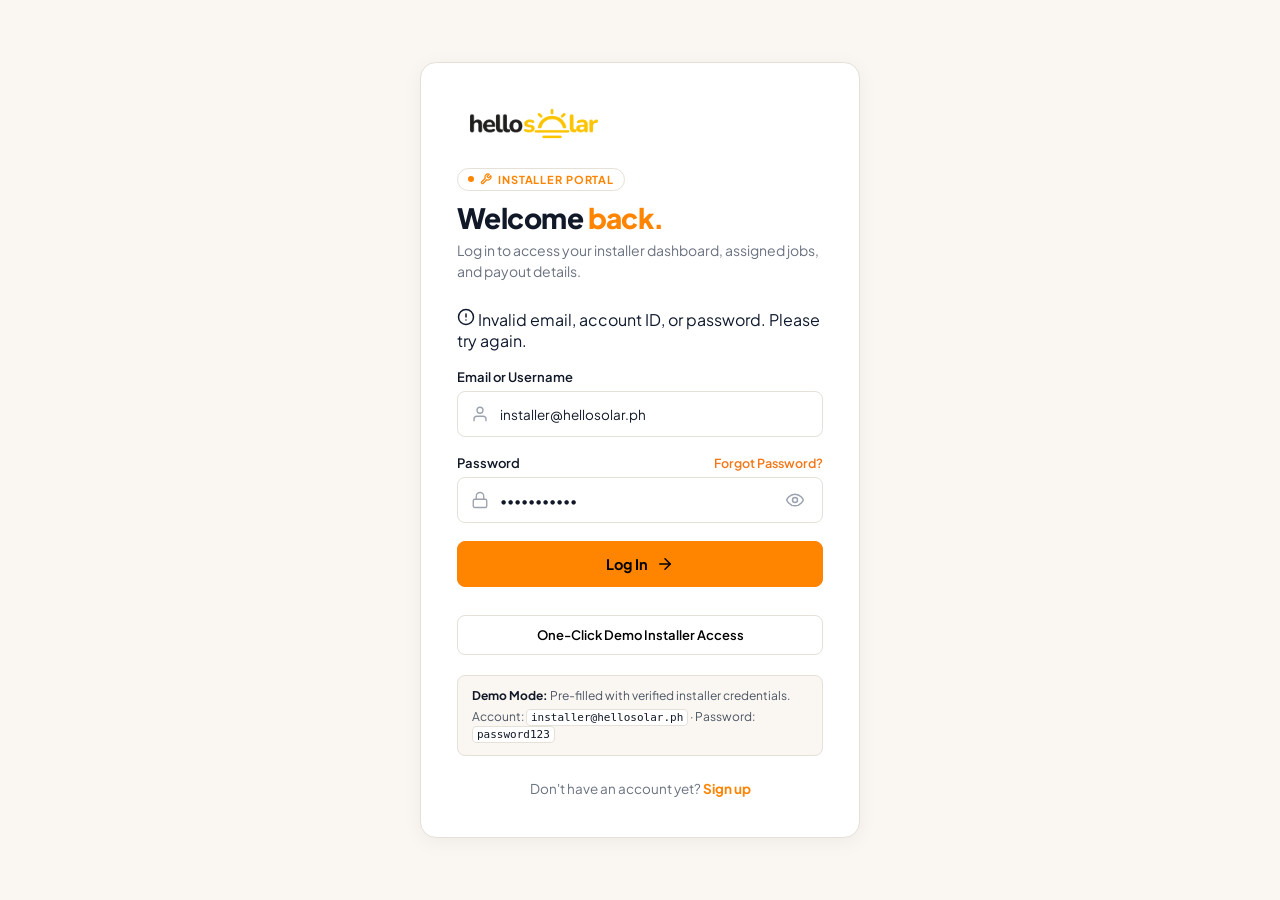
<file: index.html>
<!DOCTYPE html>
<html lang="en">

<head>
    <meta charset="UTF-8">
    <meta name="viewport" content="width=device-width, initial-scale=1.0">
    <title>Hello Solar Installer Portal</title>
    <link rel="icon" type="image/png" href="assets/images/logo_tab.png">
    <script>
        // Automatic routing based on authentication state
        if (localStorage.getItem("hello_solar_installer_logged_in") === "true" ||
            localStorage.getItem("hello_solar_logged_in") === "true" ||
            localStorage.getItem("hello_solar_merchant_logged_in") === "true") {
            window.location.replace("myjob.html");
        } else {
            window.location.replace("login.html");
        }
    </script>
</head>

<body
    style="font-family: 'Plus Jakarta Sans', system-ui, -apple-system, sans-serif; display: flex; align-items: center; justify-content: center; min-height: 100vh; margin: 0; background: #fffdf9; color: #101a2e;">
    <p>Redirecting to <a href="login.html" style="color: #ff8a00; font-weight: bold; text-decoration: none;">Hello Solar Installer Portal</a>...</p>
</body>

</html>
</file>
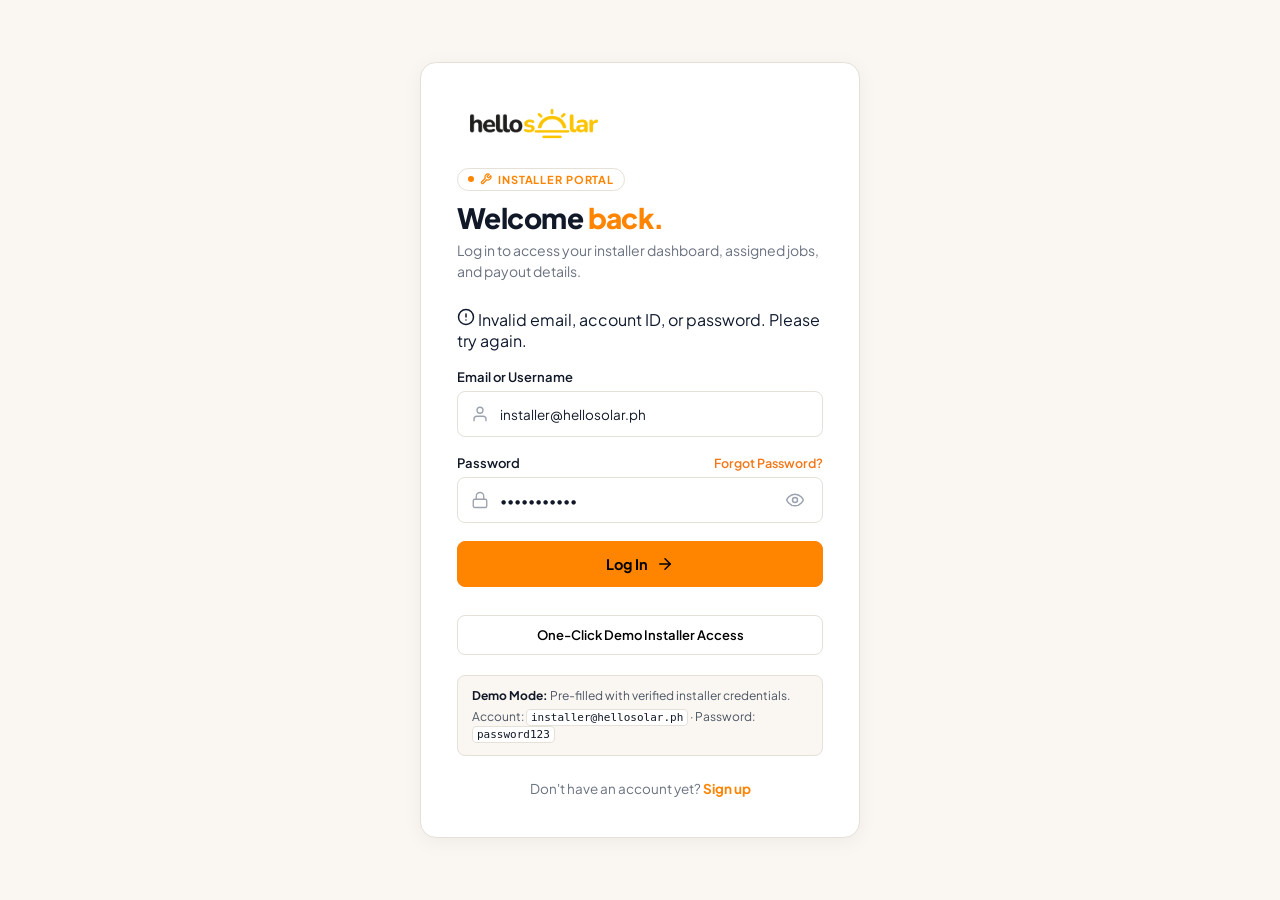
<file: login.html>
﻿<!DOCTYPE html>
<html lang="en">

<head>
    <meta charset="UTF-8">
    <meta name="viewport" content="width=device-width, initial-scale=1.0">
    <meta name="description"
        content="Log in to your Hello Solar Installer portal to view assigned jobs, schedule installations, and manage payouts.">
    <title>Hello Solar Installer — Login</title>

    <!-- Favicon -->
    <link rel="icon" type="image/png" href="assets/images/logo_tab.png">

    <!-- Google Fonts -->
    <link rel="preconnect" href="https://fonts.googleapis.com">
    <link rel="preconnect" href="https://fonts.gstatic.com" crossorigin>
    <link href="https://fonts.googleapis.com/css2?family=Plus+Jakarta+Sans:wght@400;500;600;700;800&display=swap"
        rel="stylesheet">

    <!-- Design System CSS -->
    <link rel="stylesheet" href="assets/css/portal.css">

    <style>
        .auth-page {
            min-height: 100vh;
            display: flex;
            align-items: center;
            justify-content: center;
            padding: 32px 20px;
            background: #FAF7F2;
            position: relative;
            overflow: hidden;
        }

        .auth-card {
            width: 100%;
            max-width: 440px;
            background: #FFFFFF;
            border: 1px solid #E5E0D8;
            border-radius: 16px;
            padding: 40px 36px;
            box-shadow: 0 4px 20px rgba(0, 0, 0, 0.05);
            position: relative;
            z-index: 2;
        }

        .auth-logo {
            display: inline-flex;
            align-items: center;
            margin-bottom: 24px;
            text-decoration: none;
        }

        .auth-logo img {
            height: 38px;
            width: auto;
            display: block;
        }

        .auth-header {
            margin-bottom: 26px;
        }

        .eyebrow {
            display: inline-flex;
            align-items: center;
            gap: 6px;
            font-size: 11px;
            font-weight: 700;
            text-transform: uppercase;
            letter-spacing: 0.08em;
            color: #FF8400;
            background: #FFFFFF;
            border: 1px solid #E5E0D8;
            padding: 4px 10px;
            border-radius: 999px;
            margin-bottom: 10px;
        }

        .eyebrow::before {
            content: '';
            width: 6px;
            height: 6px;
            border-radius: 50%;
            background: #FF8400;
        }

        .auth-header h1 {
            font-size: 28px;
            font-weight: 800;
            color: #111827;
            letter-spacing: -0.02em;
            line-height: 1.2;
            margin: 0;
        }

        .auth-header h1 span {
            color: #FF8400;
        }

        .auth-header p {
            font-size: 14px;
            color: #6B7280;
            margin-top: 6px;
            line-height: 1.5;
        }

        .auth-form {
            display: flex;
            flex-direction: column;
            gap: 18px;
        }

        .form-group {
            display: flex;
            flex-direction: column;
            gap: 6px;
        }

        .form-label {
            font-size: 13px;
            font-weight: 600;
            color: #111827;
        }

        .input-icon-wrap {
            position: relative;
            display: flex;
            align-items: center;
        }

        .input-icon-wrap>svg {
            position: absolute;
            left: 14px;
            top: 50%;
            transform: translateY(-50%);
            width: 18px;
            height: 18px;
            color: #9CA3AF;
            pointer-events: none;
            z-index: 1;
            transition: color 0.2s ease;
        }

        .input-icon-wrap .form-input {
            width: 100%;
            padding-left: 42px;
            padding-right: 44px;
            height: 46px;
            border: 1px solid #E5E0D8;
            border-radius: 8px;
            font-size: 13.5px;
            color: #111827;
            background: #FFFFFF;
            transition: border-color 0.2s ease, box-shadow 0.2s ease;
            box-sizing: border-box;
            outline: none;
            font-family: inherit;
        }

        .input-icon-wrap .form-input:focus {
            border-color: #FF8400;
            box-shadow: 0 0 0 3px rgba(255, 132, 0, 0.15);
        }

        .input-icon-wrap:focus-within>svg {
            color: #FF8400;
        }

        .password-toggle-btn {
            position: absolute;
            right: 12px;
            top: 50%;
            transform: translateY(-50%);
            background: transparent;
            border: none;
            outline: none;
            color: #9CA3AF;
            padding: 6px;
            border-radius: 6px;
            display: flex;
            align-items: center;
            justify-content: center;
            cursor: pointer;
            z-index: 2;
            transition: color 0.15s ease;
        }

        .password-toggle-btn svg {
            position: static;
            transform: none;
            width: 20px;
            height: 20px;
            color: currentColor;
            pointer-events: none;
        }

        .password-toggle-btn:hover {
            color: #111827;
        }

        .password-toggle-btn:focus-visible {
            outline: 2px solid #FF8400;
            outline-offset: 1px;
        }

        .auth-options {
            display: flex;
            align-items: center;
            justify-content: space-between;
            font-size: 13px;
        }

        .auth-options a {
            color: #FF8400;
            font-weight: 600;
            text-decoration: none;
        }

        .auth-options a:hover {
            text-decoration: underline;
        }

        .auth-btn {
            width: 100%;
            height: 46px;
            font-size: 14.5px;
            font-weight: 700;
            display: flex;
            align-items: center;
            justify-content: center;
            gap: 8px;
            border-radius: 8px;
            background: #FF8400;
            color: #000000;
            border: 1px solid #FF8400;
            cursor: pointer;
            box-shadow: none;
            transition: all 0.2s ease;
            font-family: inherit;
        }

        .auth-btn:hover:not(:disabled) {
            background: #FFFFFF;
            color: #000000;
            border-color: #FF8400;
            transform: none;
            box-shadow: none;
        }

        .auth-btn:disabled {
            opacity: 0.7;
            cursor: not-allowed;
            transform: none;
        }

        .quick-demo-btn {
            width: 100%;
            margin-top: 10px;
            height: 40px;
            font-size: 13px;
            font-weight: 600;
            color: #000000;
            background: #FFFFFF;
            border: 1px solid #E5E0D8;
            border-radius: 8px;
            cursor: pointer;
            transition: all 0.2s ease;
            font-family: inherit;
        }

        .quick-demo-btn:hover {
            background: #FFFFFF;
            border-color: #FF8400;
            color: #000000;
        }

        .auth-footer {
            margin-top: 24px;
            text-align: center;
            font-size: 13.5px;
            color: #6B7280;
        }

        .auth-footer a {
            color: #FF8400;
            font-weight: 700;
            text-decoration: none;
        }

        .auth-footer a:hover {
            text-decoration: underline;
        }

        .demo-credentials-box {
            margin-top: 20px;
            padding: 12px 14px;
            background: #FAF7F2;
            border: 1px solid #E5E0D8;
            border-radius: 8px;
            font-size: 12px;
            color: #4B5563;
            display: flex;
            flex-direction: column;
            gap: 4px;
            line-height: 1.4;
        }

        .demo-credentials-box strong {
            color: #111827;
        }

        .demo-credentials-box code {
            font-family: ui-monospace, SFMono-Regular, Menlo, Monaco, Consolas, monospace;
            background: #FFFFFF;
            padding: 1px 4px;
            border: 1px solid #E5E0D8;
            border-radius: 4px;
            font-size: 11px;
            color: #111827;
        }

        .auth-error {
            display: none;
            padding: 10px 14px;
            background: #FFFFFF;
            border: 1px solid #EF4444;
            border-radius: 8px;
            color: #EF4444;
            font-size: 13px;
            margin-bottom: 16px;
        }

        .auth-error.visible {
            display: flex;
            align-items: center;
            gap: 8px;
        }
</style>
</head>

<body>
    <main class="auth-page">
        <section class="auth-card" aria-labelledby="loginHeading">
            <!-- Brand Logo -->
            <a href="login.html" class="auth-logo" title="Hello Solar Installer Portal">
                <img src="assets/images/hello_solar.png" alt="Hello Solar">
            </a>

            <!-- Header -->
            <header class="auth-header">
                <span class="eyebrow">
                    <svg width="12" height="12" viewBox="0 0 24 24" fill="none" stroke="currentColor" stroke-width="2.5" stroke-linecap="round" stroke-linejoin="round">
                        <path d="M14.7 6.3a1 1 0 0 0 0 1.4l1.6 1.6a1 1 0 0 0 1.4 0l3.77-3.77a6 6 0 0 1-7.94 7.94l-6.91 6.91a2.12 2.12 0 0 1-3-3l6.91-6.91a6 6 0 0 1 7.94-7.94l-3.76 3.76z"/>
                    </svg>
                    Installer Portal
                </span>
                <h1 id="loginHeading">Welcome <span>back.</span></h1>
                <p>Log in to access your installer dashboard, assigned jobs, and payout details.</p>
            </header>

            <!-- Login Form -->
            <form class="auth-form" id="loginForm" novalidate>
                <!-- Error Alert Box -->
                <div class="error-msg" id="loginErrorMsg" role="alert">
                    <svg width="18" height="18" viewBox="0 0 24 24" fill="none" stroke="currentColor" stroke-width="2"
                        stroke-linecap="round" stroke-linejoin="round" style="flex-shrink: 0;">
                        <circle cx="12" cy="12" r="10"></circle>
                        <line x1="12" y1="8" x2="12" y2="12"></line>
                        <line x1="12" y1="16" x2="12.01" y2="16"></line>
                    </svg>
                    <span id="loginErrorText">Invalid email, account ID, or password. Please try again.</span>
                </div>

                <!-- Username/Email Field -->
                <div class="form-group">
                    <label class="form-label" for="username">Email or Username</label>
                    <div class="input-icon-wrap">
                        <svg viewBox="0 0 24 24" fill="none" stroke="currentColor" stroke-width="1.8"
                            stroke-linecap="round" stroke-linejoin="round" aria-hidden="true">
                            <path d="M20 21v-2a4 4 0 0 0-4-4H8a4 4 0 0 0-4 4v2"></path>
                            <circle cx="12" cy="7" r="4"></circle>
                        </svg>
                        <input class="form-input" id="username" name="username" type="text"
                            placeholder="e.g. installer@hellosolar.ph" autocomplete="username"
                            value="installer@hellosolar.ph" required>
                    </div>
                </div>

                <!-- Password Field -->
                <div class="form-group">
                    <div style="display: flex; justify-content: space-between; align-items: center;">
                        <label class="form-label" for="password">Password</label>
                        <a href="#" id="forgotPasswordLink"
                            style="font-size: 12.5px; color: var(--solar-orange-dark, #f47718); font-weight: 600; text-decoration: none;">Forgot
                            Password?</a>
                    </div>
                    <div class="input-icon-wrap">
                        <svg viewBox="0 0 24 24" fill="none" stroke="currentColor" stroke-width="1.8"
                            stroke-linecap="round" stroke-linejoin="round" aria-hidden="true">
                            <rect x="3" y="11" width="18" height="11" rx="2" ry="2"></rect>
                            <path d="M7 11V7a5 5 0 0 1 10 0v4"></path>
                        </svg>
                        <input class="form-input" id="password" name="password" type="password"
                            placeholder="Enter password" autocomplete="current-password" value="password123" required>
                        <button type="button" class="password-toggle-btn" id="passwordToggle"
                            aria-label="Toggle password visibility">
                            <svg id="eyeIcon" width="18" height="18" viewBox="0 0 24 24" fill="none"
                                stroke="currentColor" stroke-width="1.8" stroke-linecap="round" stroke-linejoin="round">
                                <path d="M2 12s3-7 10-7 10 7 10 7-3 7-10 7-10-7-10-7Z" />
                                <circle cx="12" cy="12" r="3" />
                            </svg>
                        </button>
                    </div>
                </div>

                <!-- Submit Button -->
                <button type="submit" class="auth-btn" id="loginBtn">
                    <span id="loginBtnText">Log In</span>
                    <svg width="18" height="18" viewBox="0 0 24 24" fill="none" stroke="currentColor" stroke-width="2"
                        stroke-linecap="round" stroke-linejoin="round">
                        <path d="M5 12h14"></path>
                        <path d="m12 5 7 7-7 7"></path>
                    </svg>
                </button>

                <!-- One-click Demo Access -->
                <button type="button" class="quick-demo-btn" id="quickDemoBtn">
                    One-Click Demo Installer Access
                </button>
            </form>

            <!-- Demo Credentials Helper Box -->
            <div class="demo-credentials-box">
                <div><strong>Demo Mode:</strong> Pre-filled with verified installer credentials.</div>
                <div>Account: <code>installer@hellosolar.ph</code> · Password: <code>password123</code></div>
            </div>

            <!-- Footer Switch -->
            <p class="auth-footer">
                Don't have an account yet?
                <a href="signup.html">Sign up</a>
            </p>
        </section>
    </main>

    <!-- Installer Authentication Logic & Helper Scripts -->
    <script src="assets/js/auth.js"></script>
    <script src="assets/js/portal.js"></script>

    <script>
        const loginForm = document.getElementById("loginForm");
        const loginBtn = document.getElementById("loginBtn");
        const loginBtnText = document.getElementById("loginBtnText");
        const quickDemoBtn = document.getElementById("quickDemoBtn");
        const passwordInput = document.getElementById("password");
        const passwordToggle = document.getElementById("passwordToggle");
        const usernameInput = document.getElementById("username");
        const forgotPasswordLink = document.getElementById("forgotPasswordLink");
        const loginErrorMsg = document.getElementById("loginErrorMsg");
        const loginErrorText = document.getElementById("loginErrorText");

        function showError(msg) {
            if (loginErrorMsg && loginErrorText) {
                loginErrorText.textContent = msg;
                loginErrorMsg.classList.add("visible");
            }
        }

        function hideError() {
            if (loginErrorMsg) {
                loginErrorMsg.classList.remove("visible");
            }
        }

        // Toggle password visibility
        if (passwordToggle && passwordInput) {
            passwordToggle.addEventListener("click", (e) => {
                e.preventDefault();
                const isPassword = passwordInput.type === "password";
                passwordInput.type = isPassword ? "text" : "password";
                passwordToggle.setAttribute("aria-label", isPassword ? "Hide password" : "Show password");
                passwordToggle.setAttribute("aria-pressed", isPassword ? "true" : "false");

                const eyeIcon = document.getElementById("eyeIcon");
                if (eyeIcon) {
                    if (isPassword) {
                        eyeIcon.innerHTML = `
                            <path d="M9.88 9.88a3 3 0 1 0 4.24 4.24"/>
                            <path d="M10.73 5.08A10.43 10.43 0 0 1 12 5c7 0 10 7 10 7a13.16 13.16 0 0 1-1.67 2.68"/>
                            <path d="M6.61 6.61A13.526 13.526 0 0 0 2 12s3 7 10 7a9.74 9.74 0 0 0 5.39-1.61"/>
                            <line x1="2" y1="2" x2="22" y2="22"/>
                        `;
                    } else {
                        eyeIcon.innerHTML = `
                            <path d="M2 12s3-7 10-7 10 7 10 7-3 7-10 7-10-7-10-7Z"/>
                            <circle cx="12" cy="12" r="3"/>
                        `;
                    }
                }
            });
        }

        // Forgot Password Action
        if (forgotPasswordLink) {
            forgotPasswordLink.addEventListener("click", (e) => {
                e.preventDefault();
                if (window.HelloSolar && window.HelloSolar.toast) {
                    window.HelloSolar.toast("Installer Support", "Contact operations@hellosolar.ph or your dispatch coordinator to reset your installer credentials.");
                } else {
                    alert("Please contact Hello Solar Installer Operations at operations@hellosolar.ph to reset your account credentials.");
                }
            });
        }

        function performLogin(identifier = null, password = null) {
            hideError();

            const id = (identifier || usernameInput.value).trim();
            const pass = password !== null ? password : passwordInput.value;

            if (!id) {
                showError("Please enter your email or username.");
                usernameInput.focus();
                return;
            }

            if (!pass) {
                showError("Please enter your password.");
                passwordInput.focus();
                return;
            }

            loginBtn.disabled = true;
            loginBtnText.textContent = "Verifying...";

            setTimeout(() => {
                // Check credentials against HelloSolarAuth
                let matchedUser = window.HelloSolarAuth ? window.HelloSolarAuth.authenticate(id, pass) : null;

                // Fallback demo check if HelloSolarAuth not initialized
                if (!matchedUser && id.toLowerCase().includes("installer") && pass === "password123") {
                    matchedUser = {
                        username: id,
                        email: "installer@hellosolar.ph",
                        businessName: "SolarTech Installer",
                        fullName: "Installer Partner"
                    };
                }

                if (matchedUser) {
                    if (window.HelloSolarAuth) {
                        window.HelloSolarAuth.setSession(matchedUser);
                    } else {
                        localStorage.setItem("hello_solar_installer_logged_in", "true");
                        localStorage.setItem("hello_solar_installer_user", JSON.stringify(matchedUser));
                        localStorage.setItem("hello_solar_merchant_logged_in", "true");
                        localStorage.setItem("hello_solar_merchant_user", JSON.stringify(matchedUser));
                    }

                    loginBtnText.textContent = "Access Granted ✓";
                    loginBtn.style.background = "#16a34a";

                    setTimeout(() => {
                        window.location.href = "myjob.html";
                    }, 350);
                } else {
                    loginBtn.disabled = false;
                    loginBtnText.textContent = "Log In";
                    showError("Invalid email/username or password. Please try again.");
                    passwordInput.focus();
                }
            }, 400);
        }

        if (loginForm) {
            loginForm.addEventListener("submit", (e) => {
                e.preventDefault();
                performLogin();
            });
        }

        if (quickDemoBtn) {
            quickDemoBtn.addEventListener("click", () => {
                usernameInput.value = "installer@hellosolar.ph";
                passwordInput.value = "password123";
                performLogin("installer@hellosolar.ph", "password123");
            });
        }
    </script>
</body>

</html>
</file>
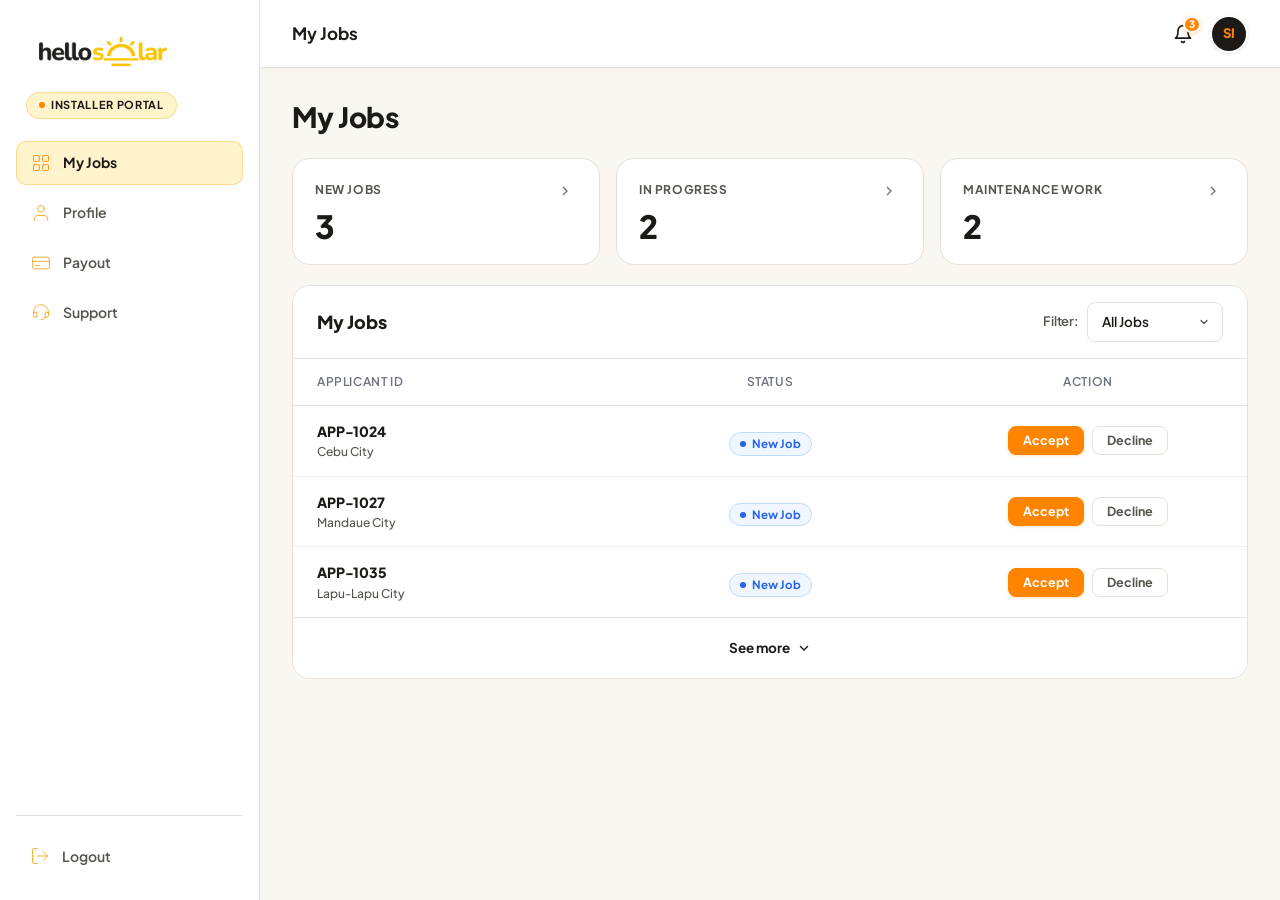
<file: myjob.html>
<!DOCTYPE html>
<html lang="en">

<head>
    <meta charset="UTF-8">
    <meta name="viewport" content="width=device-width, initial-scale=1.0">
    <meta name="description"
        content="Hello Solar Installer Portal — Assigned installation jobs, site details, and field checklist.">
    <title>Hello Solar Installer — My Jobs</title>

    <!-- Favicon -->
    <link rel="icon" type="image/png" href="assets/images/logo_tab.png">

    <!-- Google Fonts -->
    <link rel="preconnect" href="https://fonts.googleapis.com">
    <link rel="preconnect" href="https://fonts.gstatic.com" crossorigin>
    <link href="https://fonts.googleapis.com/css2?family=Plus+Jakarta+Sans:wght@400;500;600;700;800&display=swap"
        rel="stylesheet">

    <!-- Stylesheets -->
    <link rel="stylesheet" href="assets/css/dashboard.css">
    <link rel="stylesheet" href="assets/css/workspace.css">
    <link rel="stylesheet" href="assets/css/notifications.css">
</head>

<body>
    <div class="app" id="app">
        <!-- Mobile Backdrop -->
        <div class="backdrop" id="backdrop" aria-hidden="true"></div>

        <!-- Sidebar -->
        <aside class="sidebar" id="sidebar">
            <a class="logo" href="myjob.html">
                <img src="assets/images/hello_solar.png" alt="Hello Solar">
            </a>

            <div class="portal-tag">Installer Portal</div>


            <nav class="nav" id="nav" aria-label="Installer navigation">
                <a class="nav-link active" href="myjob.html" aria-current="page">
                    <svg class="nav-icon" viewBox="0 0 24 24" fill="none" stroke="currentColor" stroke-linecap="round"
                        stroke-linejoin="round">
                        <rect x="3" y="3" width="7" height="7" rx="1" />
                        <rect x="14" y="3" width="7" height="7" rx="1" />
                        <rect x="3" y="14" width="7" height="7" rx="1" />
                        <rect x="14" y="14" width="7" height="7" rx="1" />
                    </svg>
                    My Jobs
                </a>

                <a class="nav-link" href="profile.html">
                    <svg class="nav-icon" viewBox="0 0 24 24" fill="none" stroke="currentColor" stroke-linecap="round"
                        stroke-linejoin="round">
                        <path d="M20 21v-2a4 4 0 0 0-4-4H8a4 4 0 0 0-4 4v2"></path>
                        <circle cx="12" cy="7" r="4"></circle>
                    </svg>
                    Profile
                </a>

                <a class="nav-link" href="payout.html">
                    <svg class="nav-icon" viewBox="0 0 24 24" fill="none" stroke="currentColor" stroke-linecap="round"
                        stroke-linejoin="round">
                        <rect x="2" y="5" width="20" height="14" rx="2" />
                        <path d="M2 10h20" />
                        <path d="M6 15h4" />
                    </svg>
                    Payout
                </a>

                <a class="nav-link" href="support.html">
                    <svg class="nav-icon" viewBox="0 0 24 24" fill="none" stroke="currentColor" stroke-linecap="round"
                        stroke-linejoin="round">
                        <path d="M3 11a9 9 0 0 1 18 0" />
                        <path d="M3 11v4a2 2 0 0 0 2 2h2v-6H5a2 2 0 0 0-2 2" />
                        <path d="M21 11v4a2 2 0 0 1-2 2h-2v-6h2a2 2 0 0 1 2 2" />
                        <path d="M17 17c0 2-2 3-5 3" />
                    </svg>
                    Support
                </a>
            </nav>

            <!-- Sidebar Bottom: Account / Logout -->
            <div class="sidebar-bottom">
                <a class="logout" id="logout" href="login.html">
                    <svg class="nav-icon" viewBox="0 0 24 24" fill="none" stroke="currentColor" stroke-linecap="round"
                        stroke-linejoin="round">
                        <path d="M9 21H5a2 2 0 0 1-2-2V5a2 2 0 0 1 2-2h4" />
                        <polyline points="16 17 21 12 16 7" />
                        <line x1="21" y1="12" x2="9" y2="12" />
                    </svg>
                    Logout
                </a>
            </div>
        </aside>

        <!-- Main Content Area -->
        <main class="main" id="main">
            <!-- Topbar Header -->
            <header class="topbar">
                <div class="topbar-left">
                    <h1 class="topbar-title">My Jobs</h1>
                    <a class="mobile-logo" href="myjob.html" aria-label="Hello Solar">
                        <img src="assets/images/hello_solar.png" alt="Hello Solar">
                    </a>
                </div>

                <div class="mobile-header">
                    <button class="mobile-menu-button" id="menu" type="button" aria-label="Open navigation"
                        aria-expanded="false" aria-controls="sidebar">
                        <svg viewBox="0 0 24 24" fill="none" stroke="currentColor" stroke-width="2"
                            stroke-linecap="round">
                            <line x1="4" y1="6" x2="20" y2="6" />
                            <line x1="4" y1="12" x2="20" y2="12" />
                            <line x1="4" y1="18" x2="20" y2="18" />
                        </svg>
                    </button>
                </div>

                <div class="topbar-right">
                    <a href="profile.html" class="profile" aria-label="View installer profile">
                        <div class="profile-avatar" title="Installer Profile">SI</div>
                    </a>
                </div>
            </header>

            <!-- Page Content -->
            <div class="content" id="content">
                <div class="installer-workspace">
                    <!-- Page Header with Clean Greeting -->
                    <div class="workspace-head">
                        <div>
                            <h1 class="workspace-title">My Jobs</h1>

                        </div>
                    </div>

                    <!-- SUMMARY: 3 Interactive KPI Cards -->
                    <section class="installer-stats-grid" id="jobsStatsGrid" aria-label="Job Statistics">
                        <button type="button" class="stat-card stat-card-interactive" id="kpiCardNewJobs"
                            data-category="new" aria-label="View New Jobs requiring confirmation">
                            <div class="stat-card-header">
                                <span class="stat-label">New Jobs</span>
                                <span class="stat-card-arrow" aria-hidden="true">
                                    <svg viewBox="0 0 24 24" width="16" height="16" fill="none" stroke="currentColor"
                                        stroke-width="2">
                                        <polyline points="9 18 15 12 9 6" />
                                    </svg>
                                </span>
                            </div>
                            <div class="stat-value" id="statNewJobs">0</div>

                        </button>
                        <button type="button" class="stat-card stat-card-interactive" id="kpiCardInProgress"
                            data-category="in_progress" aria-label="View In Progress Jobs">
                            <div class="stat-card-header">
                                <span class="stat-label">In Progress</span>
                                <span class="stat-card-arrow" aria-hidden="true">
                                    <svg viewBox="0 0 24 24" width="16" height="16" fill="none" stroke="currentColor"
                                        stroke-width="2">
                                        <polyline points="9 18 15 12 9 6" />
                                    </svg>
                                </span>
                            </div>
                            <div class="stat-value" id="statInProgress">0</div>
                        </button>
                        <button type="button" class="stat-card stat-card-interactive" id="kpiCardMaintenance"
                            data-category="maintenance" aria-label="View Maintenance Work">
                            <div class="stat-card-header">
                                <span class="stat-label">Maintenance Work</span>
                                <span class="stat-card-arrow" aria-hidden="true">
                                    <svg viewBox="0 0 24 24" width="16" height="16" fill="none" stroke="currentColor"
                                        stroke-width="2">
                                        <polyline points="9 18 15 12 9 6" />
                                    </svg>
                                </span>
                            </div>
                            <div class="stat-value" id="statMaintenance">0</div>

                        </button>
                    </section>

                    <!-- MAIN: My Jobs Panel -->
                    <section class="panel-card" id="myJobsPanel">
                        <div class="panel-header jobs-panel-header">
                            <h2 class="panel-title">My Jobs</h2>
                            <div class="jobs-filter-wrap">
                                <label for="jobStatusFilter" class="filter-label">Filter:</label>
                                <select class="filter-select toolbar-select" id="jobStatusFilter"
                                    aria-label="Filter jobs by status">
                                    <option value="ALL">All Jobs</option>
                                    <option value="New Job">New Jobs</option>
                                    <option value="In Progress">In Progress</option>
                                    <option value="Maintenance">Maintenance</option>
                                    <option value="Completed">Completed</option>
                                </select>
                            </div>
                        </div>

                        <!-- Responsive Table (Desktop) / Cards (Mobile) -->
                        <div class="table-responsive">
                            <table class="data-table" id="jobsTable">
                                <thead>
                                    <tr>
                                        <th>Applicant ID</th>
                                        <th>Status</th>
                                        <th>Action</th>
                                    </tr>
                                </thead>
                                <tbody id="jobsTableBody">
                                    <!-- Rendered dynamically via workspace.js -->
                                </tbody>
                            </table>
                        </div>

                        <!-- Pagination / See More Expansion Controls -->
                        <div class="table-pagination-footer" id="jobsPaginationFooter" style="display: none;">
                            <button type="button" class="btn-see-more" id="btnToggleJobsExpand">
                                <span id="seeMoreJobsText">See more</span>
                                <svg class="chevron-icon" width="16" height="16" viewBox="0 0 24 24" fill="none"
                                    stroke="currentColor" stroke-width="2">
                                    <polyline points="6 9 12 15 18 9" />
                                </svg>
                            </button>
                        </div>
                    </section>

                    <!-- Preserved Data-Loader elements (Hidden from UI) -->
                    <div style="display: none;" aria-hidden="true">
                        <input type="file" id="jsonFileInput" accept=".json,application/json">
                        <button type="button" id="btnResetJsonOverride"></button>
                        <div id="jsonStatusAlert"></div>
                    </div>
                </div>
            </div>
        </main>

        <!-- Mobile Bottom Navigation Bar -->
        <nav class="mobile-bottom-nav" aria-label="Mobile navigation">
            <a href="myjob.html" class="mobile-bottom-nav-item active" aria-current="page" aria-label="My Jobs">
                <svg viewBox="0 0 24 24" fill="none" stroke="currentColor" stroke-width="2" stroke-linecap="round"
                    stroke-linejoin="round">
                    <rect x="3" y="3" width="7" height="7" rx="1" />
                    <rect x="14" y="3" width="7" height="7" rx="1" />
                    <rect x="3" y="14" width="7" height="7" rx="1" />
                    <rect x="14" y="14" width="7" height="7" rx="1" />
                </svg>
                <span>My Jobs</span>
            </a>
            <a href="profile.html" class="mobile-bottom-nav-item" aria-label="Profile">
                <svg viewBox="0 0 24 24" fill="none" stroke="currentColor" stroke-width="2" stroke-linecap="round"
                    stroke-linejoin="round">
                    <path d="M20 21v-2a4 4 0 0 0-4-4H8a4 4 0 0 0-4 4v2"></path>
                    <circle cx="12" cy="7" r="4"></circle>
                </svg>
                <span>Profile</span>
            </a>
            <a href="payout.html" class="mobile-bottom-nav-item" aria-label="Payout">
                <svg viewBox="0 0 24 24" fill="none" stroke="currentColor" stroke-width="2" stroke-linecap="round"
                    stroke-linejoin="round">
                    <rect x="2" y="5" width="20" height="14" rx="2" />
                    <path d="M2 10h20" />
                    <path d="M6 15h4" />
                </svg>
                <span>Payout</span>
            </a>
            <a href="support.html" class="mobile-bottom-nav-item" aria-label="Support">
                <svg viewBox="0 0 24 24" fill="none" stroke="currentColor" stroke-width="2" stroke-linecap="round"
                    stroke-linejoin="round">
                    <path d="M3 11a9 9 0 0 1 18 0" />
                    <path d="M3 11v4a2 2 0 0 0 2 2h2v-6H5a2 2 0 0 0-2 2" />
                    <path d="M21 11v4a2 2 0 0 1-2 2h-2v-6h2a2 2 0 0 1 2 2" />
                    <path d="M17 17c0 2-2 3-5 3" />
                </svg>
                <span>Support</span>
            </a>
        </nav>
    </div>

    <!-- KPI Category Modal: Shows All Jobs in Clicked KPI Category -->
    <div class="installer-modal-backdrop" id="kpiModal" role="dialog" aria-modal="true" aria-hidden="true"
        aria-labelledby="modalKpiTitle">
        <div class="kpi-modal-card">
            <div class="kpi-modal-header">
                <div class="kpi-modal-header-info">
                    <div class="kpi-modal-title-wrap">
                        <h3 class="kpi-modal-title" id="modalKpiTitle">Jobs</h3>
                        <span class="kpi-modal-count-badge" id="modalKpiCount">0</span>
                    </div>
                    <p class="kpi-modal-sub" id="modalKpiSubtitle">Job details</p>
                </div>
                <button type="button" class="installer-modal-close" id="closeKpiModal" aria-label="Close modal">
                    <svg viewBox="0 0 24 24" fill="none" stroke="currentColor" stroke-width="2">
                        <line x1="18" y1="6" x2="6" y2="18" />
                        <line x1="6" y1="6" x2="18" y2="18" />
                    </svg>
                </button>
            </div>
            <div class="kpi-modal-body" id="modalKpiList">
                <!-- Populated dynamically via workspace.js -->
            </div>
        </div>
    </div>

    <!-- Progressive Disclosure Modal: 6-Tier Technical Job Details -->
    <div class="installer-modal-backdrop" id="jobModal" role="dialog" aria-modal="true" aria-hidden="true"
        aria-labelledby="modalJobTitle">
        <div class="installer-modal-card">
            <!-- 1. JOB HEADER -->
            <div class="installer-modal-header">
                <div>
                    <div class="modal-eyebrow" id="modalJobId">JOB ID</div>
                    <h3 class="installer-modal-title" id="modalJobTitle">Job Details</h3>
                    <p class="installer-modal-sub" id="modalJobSub">System & Site Specifications</p>
                </div>
                <button type="button" class="installer-modal-close" id="closeJobModal" aria-label="Close modal">
                    <svg viewBox="0 0 24 24" fill="none" stroke="currentColor" stroke-width="2">
                        <line x1="18" y1="6" x2="6" y2="18" />
                        <line x1="6" y1="6" x2="18" y2="18" />
                    </svg>
                </button>
            </div>

            <div class="installer-modal-body">
                <!-- 2. CURRENT STATUS & SCHEDULE -->
                <div class="modal-status-strip">
                    <div class="modal-status-item">
                        <span class="modal-status-label">Current Status</span>
                        <div id="modalJobStatus"></div>
                    </div>
                    <div class="modal-status-item">
                        <span class="modal-status-label">Scheduled Appointment</span>
                        <span class="modal-status-val" id="modalJobDate">—</span>
                    </div>
                </div>

                <!-- 3. NEXT TASK HIGHLIGHT -->
                <div class="modal-task-highlight">
                    <div class="modal-task-tag">Immediate Next Action</div>
                    <div class="modal-task-text" id="modalJobNextTask">Inspect rooftop layout and system specs</div>
                </div>

                <!-- 4. JOB SNAPSHOT -->
                <div class="modal-snapshot-grid">
                    <div class="snapshot-card">
                        <span class="snapshot-label">Solar System</span>
                        <span class="snapshot-val" id="modalSnapshotSystem">—</span>
                    </div>
                    <div class="snapshot-card">
                        <span class="snapshot-label">Assigned Coordinator</span>
                        <span class="snapshot-val" id="modalSnapshotCoord">—</span>
                    </div>
                    <div class="snapshot-card full">
                        <span class="snapshot-label">Site Access Instructions</span>
                        <span class="snapshot-val" id="modalSnapshotAccess">—</span>
                    </div>
                </div>

                <!-- 5. INSTALLATION PROGRESS -->
                <div class="modal-progress-section">
                    <div class="modal-progress-head">
                        <span class="modal-section-label">Installation Progress</span>
                        <span class="modal-progress-pct" id="modalProgressPct">0%</span>
                    </div>
                    <div class="modal-progress-track">
                        <div class="modal-progress-bar" id="modalProgressBar" style="width: 0%;"></div>
                    </div>
                    <div class="modal-progress-stage" id="modalProgressStage">Staging & Pre-Installation</div>
                </div>
            </div>

            <div class="installer-modal-footer">
                <a href="support.html" id="modalSupportBtn" class="btn btn-secondary btn-sm">
                    Contact Coordinator
                </a>
                <button type="button" class="btn btn-primary btn-sm" id="btnCloseJobModalFooter">
                    Close
                </button>
            </div>
        </div>
    </div>

    <!-- Scripts -->
    <script src="assets/js/dashboard.js"></script>
    <script src="assets/js/installer_data.js"></script>
    <script src="assets/js/workspace.js"></script>
    <script src="assets/js/notifications.js"></script>
</body>

</html>
</file>
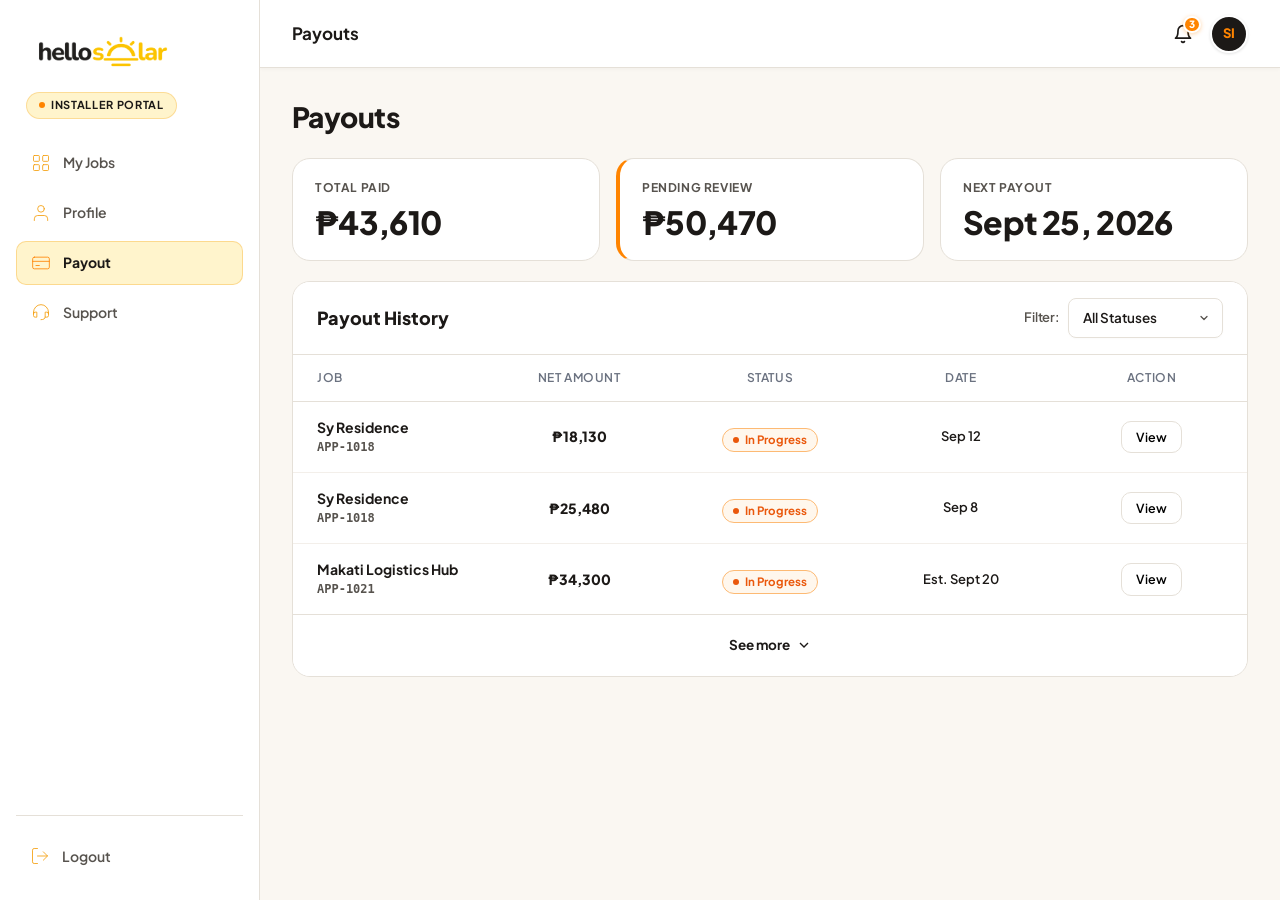
<file: payout.html>
<!DOCTYPE html>
<html lang="en">

<head>
    <meta charset="UTF-8">
    <meta name="viewport" content="width=device-width, initial-scale=1.0">
    <meta name="description"
        content="Hello Solar Installer Portal — Milestone earnings, net payouts, and BIR 2307 tax details.">
    <title>Hello Solar Installer — Payout</title>

    <!-- Favicon -->
    <link rel="icon" type="image/png" href="assets/images/logo_tab.png">

    <!-- Google Fonts -->
    <link rel="preconnect" href="https://fonts.googleapis.com">
    <link rel="preconnect" href="https://fonts.gstatic.com" crossorigin>
    <link href="https://fonts.googleapis.com/css2?family=Plus+Jakarta+Sans:wght@400;500;600;700;800&display=swap"
        rel="stylesheet">

    <!-- Stylesheets -->
    <link rel="stylesheet" href="assets/css/dashboard.css">
    <link rel="stylesheet" href="assets/css/workspace.css">
    <link rel="stylesheet" href="assets/css/notifications.css">
</head>

<body>
    <div class="app" id="app">
        <!-- Mobile Backdrop -->
        <div class="backdrop" id="backdrop" aria-hidden="true"></div>

        <!-- Sidebar -->
        <aside class="sidebar" id="sidebar">
            <a class="logo" href="myjob.html">
                <img src="assets/images/hello_solar.png" alt="Hello Solar">
            </a>

            <div class="portal-tag">Installer Portal</div>


            <nav class="nav" id="nav" aria-label="Installer navigation">
                <a class="nav-link" href="myjob.html">
                    <svg class="nav-icon" viewBox="0 0 24 24" fill="none" stroke="currentColor" stroke-linecap="round"
                        stroke-linejoin="round">
                        <rect x="3" y="3" width="7" height="7" rx="1" />
                        <rect x="14" y="3" width="7" height="7" rx="1" />
                        <rect x="3" y="14" width="7" height="7" rx="1" />
                        <rect x="14" y="14" width="7" height="7" rx="1" />
                    </svg>
                    My Jobs
                </a>

                <a class="nav-link" href="profile.html">
                    <svg class="nav-icon" viewBox="0 0 24 24" fill="none" stroke="currentColor" stroke-linecap="round"
                        stroke-linejoin="round">
                        <path d="M20 21v-2a4 4 0 0 0-4-4H8a4 4 0 0 0-4 4v2"></path>
                        <circle cx="12" cy="7" r="4"></circle>
                    </svg>
                    Profile
                </a>

                <a class="nav-link active" href="payout.html" aria-current="page">
                    <svg class="nav-icon" viewBox="0 0 24 24" fill="none" stroke="currentColor" stroke-linecap="round"
                        stroke-linejoin="round">
                        <rect x="2" y="5" width="20" height="14" rx="2" />
                        <path d="M2 10h20" />
                        <path d="M6 15h4" />
                    </svg>
                    Payout
                </a>

                <a class="nav-link" href="support.html">
                    <svg class="nav-icon" viewBox="0 0 24 24" fill="none" stroke="currentColor" stroke-linecap="round"
                        stroke-linejoin="round">
                        <path d="M3 11a9 9 0 0 1 18 0" />
                        <path d="M3 11v4a2 2 0 0 0 2 2h2v-6H5a2 2 0 0 0-2 2" />
                        <path d="M21 11v4a2 2 0 0 1-2 2h-2v-6h2a2 2 0 0 1 2 2" />
                        <path d="M17 17c0 2-2 3-5 3" />
                    </svg>
                    Support
                </a>
            </nav>

            <!-- Sidebar Bottom: Account / Logout -->
            <div class="sidebar-bottom">
                <a class="logout" id="logout" href="login.html">
                    <svg class="nav-icon" viewBox="0 0 24 24" fill="none" stroke="currentColor" stroke-linecap="round"
                        stroke-linejoin="round">
                        <path d="M9 21H5a2 2 0 0 1-2-2V5a2 2 0 0 1 2-2h4" />
                        <polyline points="16 17 21 12 16 7" />
                        <line x1="21" y1="12" x2="9" y2="12" />
                    </svg>
                    Logout
                </a>
            </div>
        </aside>

        <!-- Main Content Area -->
        <main class="main" id="main">
            <!-- Topbar Header -->
            <header class="topbar">
                <div class="topbar-left">
                    <h1 class="topbar-title">Payouts</h1>
                    <a class="mobile-logo" href="myjob.html" aria-label="Hello Solar">
                        <img src="assets/images/hello_solar.png" alt="Hello Solar">
                    </a>
                </div>

                <div class="mobile-header">
                    <button class="mobile-menu-button" id="menu" type="button" aria-label="Open navigation"
                        aria-expanded="false" aria-controls="sidebar">
                        <svg viewBox="0 0 24 24" fill="none" stroke="currentColor" stroke-width="2"
                            stroke-linecap="round">
                            <line x1="4" y1="6" x2="20" y2="6" />
                            <line x1="4" y1="12" x2="20" y2="12" />
                            <line x1="4" y1="18" x2="20" y2="18" />
                        </svg>
                    </button>
                </div>

                <div class="topbar-right">
                    <a href="profile.html" class="profile" aria-label="View installer profile">
                        <div class="profile-avatar" title="Installer Profile">SI</div>
                    </a>
                </div>
            </header>

            <!-- Page Content -->
            <div class="content" id="content">
                <div class="installer-workspace">
                    <!-- Page Header -->
                    <div class="workspace-head">
                        <div>
                            <h1 class="workspace-title">Payouts</h1>

                        </div>
                    </div>

                    <!-- 3 Focused Financial Summary KPI Cards -->
                    <section class="installer-stats-grid" id="payoutStatsGrid" aria-label="Payouts Summary">
                        <div class="stat-card">
                            <span class="stat-label">Total Paid</span>
                            <div class="stat-value" id="statPaidTotal">₱43,610</div>
                        </div>
                        <div class="stat-card">
                            <span class="stat-label">Pending Review</span>
                            <div class="stat-value" id="statPendingTotal">₱50,470</div>
                        </div>
                        <div class="stat-card">
                            <span class="stat-label">Next Payout</span>
                            <div class="stat-value" id="statNextRelease">Sept 25, 2026</div>
                        </div>
                    </section>

                    <!-- Payout Ledger Panel -->
                    <section class="panel-card" aria-label="Payout History">
                        <div class="jobs-panel-header">
                            <div>
                                <h2 class="panel-title">Payout History</h2>

                            </div>
                            <div class="jobs-filter-wrap">
                                <label for="payoutStatusFilter" class="filter-label">Filter:</label>
                                <select class="filter-select toolbar-select" id="payoutStatusFilter"
                                    aria-label="Filter payouts by status">
                                    <option value="ALL">All Statuses</option>
                                    <option value="Paid">Paid</option>
                                    <option value="Pending review">Pending Review</option>
                                    <option value="Scheduled">Scheduled</option>
                                </select>
                            </div>
                        </div>

                        <!-- Table Area (Responsive Cards on Mobile) -->
                        <div class="table-responsive">
                            <table class="data-table" id="payoutsTable">
                                <thead>
                                    <tr>
                                        <th>Job</th>
                                        <th>Net Amount</th>
                                        <th>Status</th>
                                        <th>Date</th>
                                        <th>Action</th>
                                    </tr>
                                </thead>
                                <tbody id="payoutsTableBody">
                                    <!-- Populated dynamically via workspace.js -->
                                </tbody>
                            </table>
                        </div>

                        <!-- Pagination / See More Expansion Controls -->
                        <div class="table-pagination-footer" id="payoutPaginationFooter" style="display: none;">
                            <button type="button" class="btn-see-more" id="btnTogglePayoutsExpand">
                                <span id="seeMorePayoutsText">See more</span>
                                <svg class="chevron-icon" width="16" height="16" viewBox="0 0 24 24" fill="none"
                                    stroke="currentColor" stroke-width="2">
                                    <polyline points="6 9 12 15 18 9" />
                                </svg>
                            </button>
                        </div>
                    </section>

                    <!-- Preserved Data-Loader elements (Hidden from UI) -->
                    <div style="display: none;" aria-hidden="true">
                        <input type="file" id="jsonFileInput" accept=".json,application/json">
                        <button type="button" id="btnResetJsonOverride"></button>
                        <div id="jsonStatusAlert"></div>
                    </div>
                </div>
            </div>
        </main>

        <!-- Mobile Bottom Navigation Bar -->
        <nav class="mobile-bottom-nav" aria-label="Mobile navigation">
            <a href="myjob.html" class="mobile-bottom-nav-item" aria-label="My Jobs">
                <svg viewBox="0 0 24 24" fill="none" stroke="currentColor" stroke-width="2" stroke-linecap="round"
                    stroke-linejoin="round">
                    <rect x="3" y="3" width="7" height="7" rx="1" />
                    <rect x="14" y="3" width="7" height="7" rx="1" />
                    <rect x="3" y="14" width="7" height="7" rx="1" />
                    <rect x="14" y="14" width="7" height="7" rx="1" />
                </svg>
                <span>My Jobs</span>
            </a>
            <a href="profile.html" class="mobile-bottom-nav-item" aria-label="Profile">
                <svg viewBox="0 0 24 24" fill="none" stroke="currentColor" stroke-width="2" stroke-linecap="round"
                    stroke-linejoin="round">
                    <path d="M20 21v-2a4 4 0 0 0-4-4H8a4 4 0 0 0-4 4v2"></path>
                    <circle cx="12" cy="7" r="4"></circle>
                </svg>
                <span>Profile</span>
            </a>
            <a href="payout.html" class="mobile-bottom-nav-item active" aria-current="page" aria-label="Payout">
                <svg viewBox="0 0 24 24" fill="none" stroke="currentColor" stroke-width="2" stroke-linecap="round"
                    stroke-linejoin="round">
                    <rect x="2" y="5" width="20" height="14" rx="2" />
                    <path d="M2 10h20" />
                    <path d="M6 15h4" />
                </svg>
                <span>Payout</span>
            </a>
            <a href="support.html" class="mobile-bottom-nav-item" aria-label="Support">
                <svg viewBox="0 0 24 24" fill="none" stroke="currentColor" stroke-width="2" stroke-linecap="round"
                    stroke-linejoin="round">
                    <path d="M3 11a9 9 0 0 1 18 0" />
                    <path d="M3 11v4a2 2 0 0 0 2 2h2v-6H5a2 2 0 0 0-2 2" />
                    <path d="M21 11v4a2 2 0 0 1-2 2h-2v-6h2a2 2 0 0 1 2 2" />
                    <path d="M17 17c0 2-2 3-5 3" />
                </svg>
                <span>Support</span>
            </a>
        </nav>
    </div>

    <!-- Progressive Disclosure Modal: Itemized Payout Breakdown -->
    <div class="installer-modal-backdrop" id="payoutModal" role="dialog" aria-modal="true" aria-hidden="true"
        aria-labelledby="modalPayoutTitle">
        <div class="installer-modal-card">
            <div class="installer-modal-header">
                <div>
                    <h3 class="installer-modal-title" id="modalPayoutTitle">Milestone Payout Breakdown</h3>
                    <p class="installer-modal-sub" id="modalPayoutSub">Itemized Labor Fee & Tax Calculations</p>
                </div>
                <button type="button" class="installer-modal-close" id="closePayoutModal" aria-label="Close modal">
                    <svg viewBox="0 0 24 24" fill="none" stroke="currentColor" stroke-width="2">
                        <line x1="18" y1="6" x2="6" y2="18" />
                        <line x1="6" y1="6" x2="18" y2="18" />
                    </svg>
                </button>
            </div>

            <div class="installer-modal-body">
                <!-- Financial Breakdown Card -->
                <div class="payout-breakdown-card">
                    <div class="payout-row">
                        <span class="sidebar-info-label">Gross Labor Fee</span>
                        <strong id="modalGrossAmount" class="sidebar-info-value">₱0</strong>
                    </div>
                    <div class="payout-row sub">
                        <span>BIR 2% Creditable Withholding Tax (CWT)</span>
                        <span id="modalCwtDeduction" style="color: var(--red); font-weight: 600;">- ₱0</span>
                    </div>
                    <div class="payout-row highlight">
                        <span>Net Contractor Payout</span>
                        <span id="modalNetAmount" class="amount">₱0</span>
                    </div>
                </div>

                <!-- Essential Milestone & Disbursement Details -->
                <div class="specs-grid">
                    <div class="spec-item">
                        <span class="spec-label">Milestone & Stage</span>
                        <span class="spec-value" id="modalMilestoneStage">—</span>
                    </div>
                    <div class="spec-item">
                        <span class="spec-label">Disbursement Status</span>
                        <span class="spec-value" id="modalPayoutStatus">—</span>
                    </div>
                    <div class="spec-item">
                        <span class="spec-label">Disbursement Date</span>
                        <span class="spec-value" id="modalPayoutDate">—</span>
                    </div>
                    <div class="spec-item">
                        <span class="spec-label">Bank Confirmation Ref</span>
                        <span class="spec-value" id="modalBankRef" style="font-family: monospace;">—</span>
                    </div>
                </div>
            </div>

            <div class="installer-modal-footer">
                <a href="support.html" id="modalPayoutSupportBtn" class="btn btn-secondary btn-sm">
                    Inquire About Payout
                </a>
                <button type="button" class="btn btn-primary btn-sm" id="btnClosePayoutModal">
                    Close
                </button>
                <button type="button" id="btnExportCsv" style="display: none;"></button>
            </div>
        </div>
    </div>

    <!-- Scripts -->
    <script src="assets/js/dashboard.js"></script>
    <script src="assets/js/installer_data.js"></script>
    <script src="assets/js/workspace.js"></script>
    <script src="assets/js/notifications.js"></script>
</body>

</html>
</file>
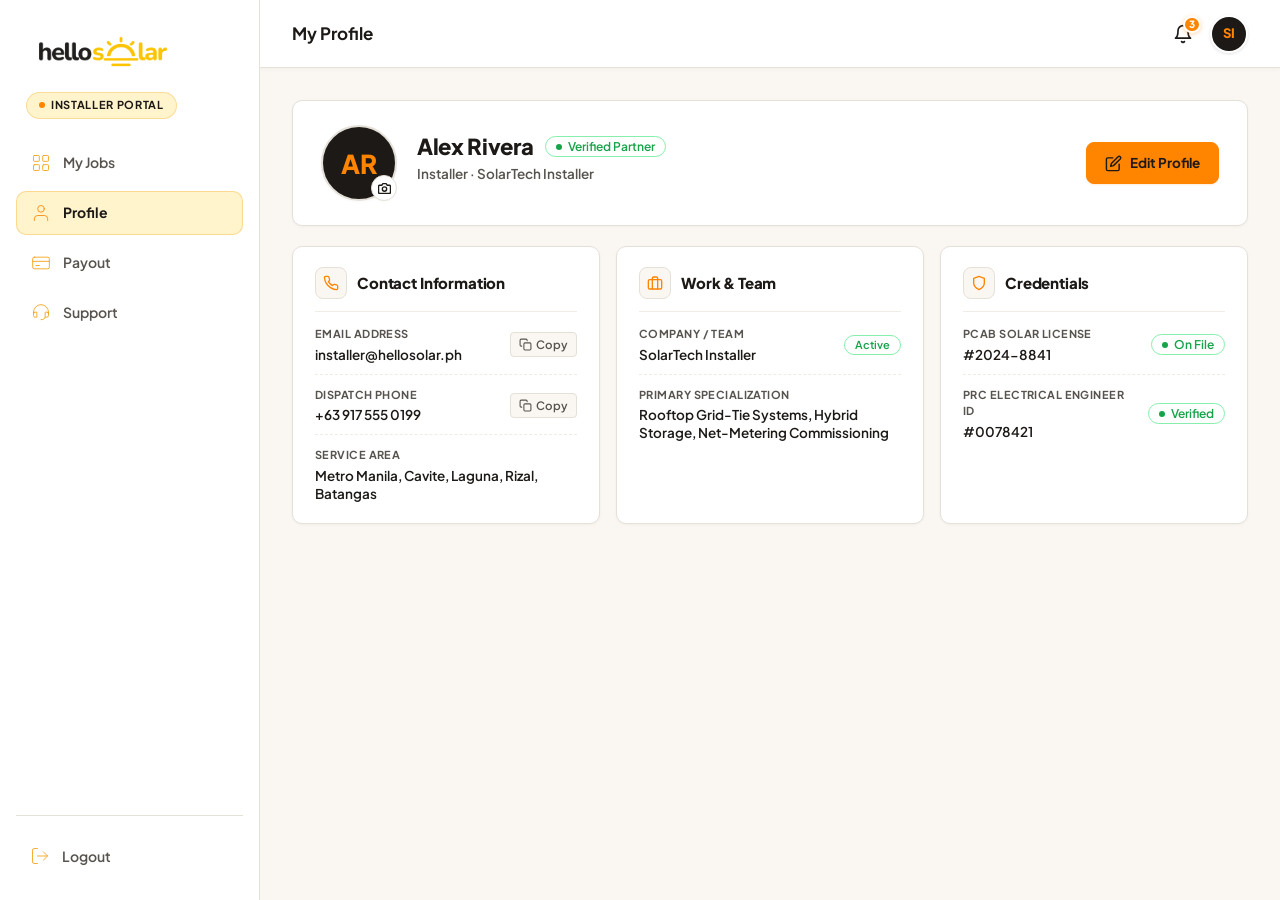
<file: profile.html>
<!DOCTYPE html>
<html lang="en">

<head>
    <meta charset="UTF-8">
    <meta name="viewport" content="width=device-width, initial-scale=1.0">
    <meta name="description" content="Hello Solar Installer — My Profile & Credentials">
    <title>Hello Solar Installer — My Profile</title>

    <!-- Favicon -->
    <link rel="icon" type="image/png" href="assets/images/logo_tab.png">

    <!-- Google Fonts -->
    <link rel="preconnect" href="https://fonts.googleapis.com">
    <link rel="preconnect" href="https://fonts.gstatic.com" crossorigin>
    <link href="https://fonts.googleapis.com/css2?family=Plus+Jakarta+Sans:wght@400;500;600;700;800&display=swap"
        rel="stylesheet">

    <!-- Stylesheets -->
    <link rel="stylesheet" href="assets/css/dashboard.css">
    <link rel="stylesheet" href="assets/css/workspace.css">
    <link rel="stylesheet" href="assets/css/notifications.css">
    <link rel="stylesheet" href="assets/css/profile.css">
</head>

<body class="profile-page">
    <div class="app" id="app">
        <!-- Mobile Backdrop -->
        <div class="backdrop" id="backdrop" aria-hidden="true"></div>

        <!-- Sidebar -->
        <aside class="sidebar" id="sidebar">
            <a class="logo" href="myjob.html">
                <img src="assets/images/hello_solar.png" alt="Hello Solar">
            </a>

            <div class="portal-tag">Installer Portal</div>

            <nav class="nav" id="nav" aria-label="Installer navigation">
                <a class="nav-link" href="myjob.html">
                    <svg class="nav-icon" viewBox="0 0 24 24" fill="none" stroke="currentColor" stroke-linecap="round"
                        stroke-linejoin="round">
                        <rect x="3" y="3" width="7" height="7" rx="1" />
                        <rect x="14" y="3" width="7" height="7" rx="1" />
                        <rect x="3" y="14" width="7" height="7" rx="1" />
                        <rect x="14" y="14" width="7" height="7" rx="1" />
                    </svg>
                    My Jobs
                </a>

                <a class="nav-link active" href="profile.html" aria-current="page">
                    <svg class="nav-icon" viewBox="0 0 24 24" fill="none" stroke="currentColor" stroke-linecap="round"
                        stroke-linejoin="round">
                        <path d="M20 21v-2a4 4 0 0 0-4-4H8a4 4 0 0 0-4 4v2"></path>
                        <circle cx="12" cy="7" r="4"></circle>
                    </svg>
                    Profile
                </a>

                <a class="nav-link" href="payout.html">
                    <svg class="nav-icon" viewBox="0 0 24 24" fill="none" stroke="currentColor" stroke-linecap="round"
                        stroke-linejoin="round">
                        <rect x="2" y="5" width="20" height="14" rx="2" />
                        <path d="M2 10h20" />
                        <path d="M6 15h4" />
                    </svg>
                    Payout
                </a>

                <a class="nav-link" href="support.html">
                    <svg class="nav-icon" viewBox="0 0 24 24" fill="none" stroke="currentColor" stroke-linecap="round"
                        stroke-linejoin="round">
                        <path d="M3 11a9 9 0 0 1 18 0" />
                        <path d="M3 11v4a2 2 0 0 0 2 2h2v-6H5a2 2 0 0 0-2 2" />
                        <path d="M21 11v4a2 2 0 0 1-2 2h-2v-6h2a2 2 0 0 1 2 2" />
                        <path d="M17 17c0 2-2 3-5 3" />
                    </svg>
                    Support
                </a>
            </nav>

            <!-- Sidebar Bottom: Account / Logout -->
            <div class="sidebar-bottom">
                <a class="logout" id="logout" href="login.html">
                    <svg class="nav-icon" viewBox="0 0 24 24" fill="none" stroke="currentColor" stroke-linecap="round"
                        stroke-linejoin="round">
                        <path d="M9 21H5a2 2 0 0 1-2-2V5a2 2 0 0 1 2-2h4" />
                        <polyline points="16 17 21 12 16 7" />
                        <line x1="21" y1="12" x2="9" y2="12" />
                    </svg>
                    Logout
                </a>
            </div>
        </aside>

        <!-- Main Content Area -->
        <main class="main" id="main">
            <!-- Topbar Header -->
            <header class="topbar">
                <div class="topbar-left">
                    <h1 class="topbar-title">My Profile</h1>
                    <a class="mobile-logo" href="myjob.html" aria-label="Hello Solar">
                        <img src="assets/images/hello_solar.png" alt="Hello Solar">
                    </a>
                </div>

                <div class="mobile-header">
                    <button class="mobile-menu-button" id="menu" type="button" aria-label="Open navigation"
                        aria-expanded="false" aria-controls="sidebar">
                        <svg viewBox="0 0 24 24" fill="none" stroke="currentColor" stroke-width="2"
                            stroke-linecap="round">
                            <line x1="4" y1="6" x2="20" y2="6" />
                            <line x1="4" y1="12" x2="20" y2="12" />
                            <line x1="4" y1="18" x2="20" y2="18" />
                        </svg>
                    </button>
                </div>

                <div class="topbar-right">
                    <a href="profile.html" class="profile" aria-label="View installer profile">
                        <div class="profile-avatar" title="Installer Profile">SI</div>
                    </a>
                </div>
            </header>

            <!-- Page Content -->
            <div class="content" id="content">
                <div class="profile-container">

                    <!-- 1. Hero Identity Card with Key Highlights -->
                    <section class="profile-main-card" aria-label="Installer Identity">
                        <div class="profile-main-body">
                            <div class="profile-main-left">
                                <div class="profile-avatar-wrap" id="heroProfileAvatar"
                                    title="Click to customize photo">
                                    <span id="heroAvatarInitials">AR</span>
                                    <label class="avatar-photo-btn" for="pageAvatarFileInput" title="Change photo"
                                        aria-label="Change photo">
                                        <svg width="13" height="13" viewBox="0 0 24 24" fill="none"
                                            stroke="currentColor" stroke-width="2.5" stroke-linecap="round"
                                            stroke-linejoin="round">
                                            <path
                                                d="M23 19a2 2 0 0 1-2 2H3a2 2 0 0 1-2-2V8a2 2 0 0 1 2-2h4l2-3h6l2 3h4a2 2 0 0 1 2 2z">
                                            </path>
                                            <circle cx="12" cy="13" r="4"></circle>
                                        </svg>
                                    </label>
                                </div>

                                <div class="profile-main-info">
                                    <div class="profile-title-row">
                                        <h2 class="profile-main-name" id="displayProfileName">Alex Rivera</h2>
                                        <span class="installer-status-pill status-pill-green" id="displayProfileStatus"
                                            title="Verified Hello Solar Partner">
                                            <span class="status-dot"></span>Verified Partner
                                        </span>
                                    </div>
                                    <p class="profile-main-sub" id="displayProfileSub">Installer · SolarTech Installer
                                    </p>
                                </div>
                            </div>

                            <div class="profile-main-actions">

                                <button type="button" class="btn btn-primary" id="btnOpenEditProfile">
                                    <svg width="15" height="15" viewBox="0 0 24 24" fill="none" stroke="currentColor"
                                        stroke-width="2.5" stroke-linecap="round" stroke-linejoin="round">
                                        <path d="M11 4H4a2 2 0 0 0-2 2v14a2 2 0 0 0 2 2h14a2 2 0 0 0 2-2v-7"></path>
                                        <path d="M18.5 2.5a2.121 2.121 0 0 1 3 3L12 15l-4 1 1-4 9.5-9.5z"></path>
                                    </svg>
                                    Edit Profile
                                </button>
                            </div>
                        </div>
                    </section>

                    <!-- 2. Rich & Balanced Overview Cards Grid -->
                    <section class="profile-overview-grid" aria-label="Profile Overview">

                        <!-- Contact Card -->
                        <div class="profile-card" id="contactCard">
                            <div class="profile-card-header">
                                <div class="card-title-wrap">
                                    <div class="card-icon-badge">
                                        <svg width="16" height="16" viewBox="0 0 24 24" fill="none"
                                            stroke="currentColor" stroke-width="2" stroke-linecap="round"
                                            stroke-linejoin="round">
                                            <path
                                                d="M22 16.92v3a2 2 0 0 1-2.18 2 19.79 19.79 0 0 1-8.63-3.07 19.5 19.5 0 0 1-6-6 19.79 19.79 0 0 1-3.07-8.67A2 2 0 0 1 4.11 2h3a2 2 0 0 1 2 1.72 12.84 12.84 0 0 0 .7 2.81 2 2 0 0 1-.45 2.11L8.09 9.91a16 16 0 0 0 6 6l1.27-1.27a2 2 0 0 1 2.11-.45 12.84 12.84 0 0 0 2.81.7A2 2 0 0 1 22 16.92z">
                                            </path>
                                        </svg>
                                    </div>
                                    <h3 class="profile-card-title">Contact Information</h3>
                                </div>
                            </div>

                            <div class="profile-card-body">
                                <div class="profile-field-row">
                                    <div class="profile-field-group">
                                        <span class="profile-field-label">Email Address</span>
                                        <span class="profile-field-value"
                                            id="displayEmail">installer@hellosolar.ph</span>
                                    </div>
                                    <button type="button" class="btn-copy" data-copy-target="displayEmail"
                                        title="Copy email address" aria-label="Copy email">
                                        <svg width="13" height="13" viewBox="0 0 24 24" fill="none"
                                            stroke="currentColor" stroke-width="2" stroke-linecap="round"
                                            stroke-linejoin="round">
                                            <rect x="9" y="9" width="13" height="13" rx="2" ry="2"></rect>
                                            <path d="M5 15H4a2 2 0 0 1-2-2V4a2 2 0 0 1 2-2h9a2 2 0 0 1 2 2v1"></path>
                                        </svg>
                                        <span>Copy</span>
                                    </button>
                                </div>

                                <div class="profile-field-row">
                                    <div class="profile-field-group">
                                        <span class="profile-field-label">Dispatch Phone</span>
                                        <span class="profile-field-value" id="displayPhone">+63 917 555 0199</span>
                                    </div>
                                    <button type="button" class="btn-copy" data-copy-target="displayPhone"
                                        title="Copy phone number" aria-label="Copy phone">
                                        <svg width="13" height="13" viewBox="0 0 24 24" fill="none"
                                            stroke="currentColor" stroke-width="2" stroke-linecap="round"
                                            stroke-linejoin="round">
                                            <rect x="9" y="9" width="13" height="13" rx="2" ry="2"></rect>
                                            <path d="M5 15H4a2 2 0 0 1-2-2V4a2 2 0 0 1 2-2h9a2 2 0 0 1 2 2v1"></path>
                                        </svg>
                                        <span>Copy</span>
                                    </button>
                                </div>

                                <div class="profile-field-row no-border">
                                    <div class="profile-field-group">
                                        <span class="profile-field-label">Service Area</span>
                                        <span class="profile-field-value" id="displayCoverageArea">Metro Manila, Cavite,
                                            Laguna, Rizal</span>
                                    </div>
                                </div>
                            </div>
                        </div>

                        <!-- Work & Team Card -->
                        <div class="profile-card" id="workCard">
                            <div class="profile-card-header">
                                <div class="card-title-wrap">
                                    <div class="card-icon-badge">
                                        <svg width="16" height="16" viewBox="0 0 24 24" fill="none"
                                            stroke="currentColor" stroke-width="2" stroke-linecap="round"
                                            stroke-linejoin="round">
                                            <rect x="2" y="7" width="20" height="14" rx="2" ry="2"></rect>
                                            <path d="M16 21V5a2 2 0 0 0-2-2h-4a2 2 0 0 0-2 2v16"></path>
                                        </svg>
                                    </div>
                                    <h3 class="profile-card-title">Work & Team</h3>
                                </div>
                            </div>

                            <div class="profile-card-body">
                                <div class="profile-field-row">
                                    <div class="profile-field-group">
                                        <span class="profile-field-label">Company / Team</span>
                                        <span class="profile-field-value" id="displayTeam">SolarTech Installer</span>
                                    </div>
                                    <span class="installer-status-pill status-pill-green"
                                        style="font-size: 11px;">Active</span>
                                </div>

                                <div class="profile-field-row no-border">
                                    <div class="profile-field-group">
                                        <span class="profile-field-label">Primary Specialization</span>
                                        <span class="profile-field-value" id="displaySpecialization">Rooftop Grid-Tie &
                                            Hybrid Solar</span>
                                    </div>
                                </div>
                            </div>
                        </div>

                        <!-- Credentials & Safety Card -->
                        <div class="profile-card" id="credentialsCard">
                            <div class="profile-card-header">
                                <div class="card-title-wrap">
                                    <div class="card-icon-badge">
                                        <svg width="16" height="16" viewBox="0 0 24 24" fill="none"
                                            stroke="currentColor" stroke-width="2" stroke-linecap="round"
                                            stroke-linejoin="round">
                                            <path d="M12 22s8-4 8-10V5l-8-3-8 3v7c0 6 8 10 8 10z"></path>
                                        </svg>
                                    </div>
                                    <h3 class="profile-card-title">Credentials</h3>
                                </div>
                            </div>

                            <div class="profile-card-body">
                                <div class="profile-field-row">
                                    <div class="profile-field-group">
                                        <span class="profile-field-label">PCAB Solar License</span>
                                        <span class="profile-field-value" id="displayLicenseNo">#2024-8841</span>
                                    </div>
                                    <span class="installer-status-pill status-pill-green" id="displayLicenseStatus">
                                        <span class="status-dot"></span>On File
                                    </span>
                                </div>

                                <div class="profile-field-row no-border">
                                    <div class="profile-field-group">
                                        <span class="profile-field-label">PRC Electrical Engineer ID</span>
                                        <span class="profile-field-value" id="displayPrcNo">#0078421</span>
                                    </div>
                                    <span class="installer-status-pill status-pill-green" id="displayPrcStatus">
                                        <span class="status-dot"></span>Verified
                                    </span>
                                </div>
                            </div>
                        </div>
                    </section>

                    <!-- Hidden file input for photo upload -->
                    <input type="file" id="pageAvatarFileInput" accept="image/*" style="display: none;">

                    <!-- Headless Data Loader (preserves background developer tools) -->
                    <div id="previewDataContainer" style="display: none;" aria-hidden="true">
                        <input type="file" id="jsonFileInput" accept=".json,application/json">
                        <button type="button" id="btnResetJsonOverride">Restore Default Data</button>
                        <div id="jsonStatusAlert"></div>
                    </div>
                </div>
            </div>
        </main>

        <!-- Feature-Packed "Edit Profile" Modal Studio -->
        <div class="installer-modal-backdrop" id="editProfileModal" role="dialog" aria-modal="true"
            aria-labelledby="editProfileTitle" style="display: none;">
            <div class="installer-modal-card edit-profile-dialog">

                <!-- Modal Header -->
                <div class="installer-modal-header">
                    <div>
                        <h3 class="installer-modal-title" id="editProfileTitle">Edit Profile & Credentials</h3>
                        <p class="installer-modal-sub">Customize your avatar, contact details, and certifications.</p>
                    </div>
                    <button type="button" class="installer-modal-close" id="btnCloseEditProfile"
                        aria-label="Close edit profile dialog">
                        <svg width="18" height="18" viewBox="0 0 24 24" fill="none" stroke="currentColor"
                            stroke-width="2.5" stroke-linecap="round" stroke-linejoin="round">
                            <line x1="18" y1="6" x2="6" y2="18"></line>
                            <line x1="6" y1="6" x2="18" y2="18"></line>
                        </svg>
                    </button>
                </div>

                <!-- Modal Body -->
                <div class="installer-modal-body edit-modal-body">

                    <!-- 1. Live Interactive Profile Preview Card -->
                    <div class="modal-live-preview" id="modalLivePreview">
                        <div class="live-preview-avatar" id="modalAvatarWrap">
                            <span id="modalAvatarInitials">AR</span>
                        </div>
                        <div class="live-preview-details">
                            <div class="live-preview-name" id="previewLiveName">Alex Rivera</div>
                            <div class="live-preview-sub" id="previewLiveSub">Installer · SolarTech Installer</div>
                            <div class="live-preview-tags">
                                <span class="badge-mini badge-green">✓ Verified</span>
                                <span class="badge-mini" id="previewLiveArea">Metro Manila</span>
                            </div>
                        </div>
                    </div>

                    <!-- 2. Avatar Studio: 1-Click Presets & Custom Upload -->
                    <div class="avatar-studio-section">


                        <div class="avatar-custom-actions">
                            <label class="btn btn-secondary btn-sm" for="modalAvatarFileInput"
                                style="margin: 0; cursor: pointer;">
                                <svg width="14" height="14" viewBox="0 0 24 24" fill="none" stroke="currentColor"
                                    stroke-width="2" stroke-linecap="round" stroke-linejoin="round">
                                    <path d="M21 15v4a2 2 0 0 1-2 2H5a2 2 0 0 1-2-2v-4"></path>
                                    <polyline points="17 8 12 3 7 8"></polyline>
                                    <line x1="12" y1="3" x2="12" y2="15"></line>
                                </svg>
                                Upload Photo
                                <input type="file" id="modalAvatarFileInput" accept="image/*" style="display: none;">
                            </label>
                            <button type="button" class="btn btn-secondary btn-sm" id="btnPageRemoveAvatar">
                                Revert to Initials
                            </button>
                        </div>
                    </div>

                    <!-- 3. Modern Segmented Tab Navigation -->
                    <div class="edit-modal-tabs" role="tablist" aria-label="Profile edit sections">
                        <button type="button" class="modal-tab-btn active" role="tab" aria-selected="true"
                            data-tab="tabPersonal">
                            👤 Personal & Contact
                        </button>
                        <button type="button" class="modal-tab-btn" role="tab" aria-selected="false" data-tab="tabTeam">
                            🏢 Team & Work
                        </button>
                        <button type="button" class="modal-tab-btn" role="tab" aria-selected="false"
                            data-tab="tabLicenses">
                            🛡️ Licenses & ID
                        </button>
                    </div>

                    <!-- 4. Form Panels -->
                    <form id="pageProfileForm" class="edit-profile-form" onsubmit="return false;">

                        <!-- TAB 1: Personal & Contact -->
                        <div class="tab-pane active" id="tabPersonal" role="tabpanel">
                            <div class="form-grid">
                                <div class="form-group col-full">
                                    <label for="pageFullName" class="form-label">Full Name *</label>
                                    <input type="text" id="pageFullName" class="form-input" required
                                        placeholder="e.g. Alex Rivera">
                                </div>

                                <div class="form-group col-half">
                                    <label for="pageEmail" class="form-label">Work Email *</label>
                                    <input type="email" id="pageEmail" class="form-input" required
                                        placeholder="installer@hellosolar.ph">
                                </div>

                                <div class="form-group col-half">
                                    <label for="pagePhone" class="form-label">Phone Number *</label>
                                    <input type="tel" id="pagePhone" class="form-input" required
                                        placeholder="+63 917 555 0199">
                                </div>

                                <div class="form-group col-full">
                                    <label for="pageCoverageArea" class="form-label">Operating Regions</label>
                                    <input type="text" id="pageCoverageArea" class="form-input"
                                        placeholder="Metro Manila, Cavite, Laguna, Rizal, Batangas">
                                </div>
                            </div>
                        </div>

                        <!-- TAB 2: Team & Work -->
                        <div class="tab-pane" id="tabTeam" role="tabpanel" style="display: none;">
                            <div class="form-grid">
                                <div class="form-group col-full">
                                    <label for="pageBusinessName" class="form-label">Team / Company Name *</label>
                                    <input type="text" id="pageBusinessName" class="form-input" required
                                        placeholder="e.g. SolarTech Installer">
                                </div>

                                <div class="form-group col-full">
                                    <label for="pageSpecialization" class="form-label">Primary Specialization</label>
                                    <input type="text" id="pageSpecialization" class="form-input"
                                        placeholder="Rooftop Grid-Tie Systems, Hybrid Storage, Net-Metering">
                                </div>

                                <div class="form-group col-full">
                                    <label for="pageBio" class="form-label">Team Bio & Overview</label>
                                    <textarea id="pageBio" class="form-input form-textarea" rows="3"
                                        placeholder="Brief background on installation crew size, safety record, and rooftop experience..."></textarea>
                                </div>
                            </div>
                        </div>

                        <!-- TAB 3: Licenses & ID -->
                        <div class="tab-pane" id="tabLicenses" role="tabpanel" style="display: none;">
                            <div class="form-grid">
                                <div class="form-group col-half">
                                    <label for="pageLicenseNo" class="form-label">PCAB Contractor License</label>
                                    <input type="text" id="pageLicenseNo" class="form-input"
                                        placeholder="PCAB Solar Contractor Lic. #2024-8841">
                                </div>

                                <div class="form-group col-half">
                                    <label for="pagePrcNo" class="form-label">PRC Professional ID</label>
                                    <input type="text" id="pagePrcNo" class="form-input"
                                        placeholder="PRC Reg. Electrical Engineer #0078421">
                                </div>

                                <div class="form-group col-full">
                                    <div class="accreditation-notice-box">
                                        <div class="notice-icon">✓</div>
                                        <div class="notice-text">
                                            <strong>Accreditation in Good Standing</strong>
                                            <p>Your contractor accreditation is active for Hello Solar Tier 1 projects
                                                with zero pending safety flags.</p>
                                        </div>
                                    </div>
                                </div>
                            </div>
                        </div>
                    </form>
                </div>

                <!-- Modal Footer -->
                <div class="installer-modal-footer edit-modal-footer">
                    <div class="footer-left" style="display: flex; align-items: center; gap: 8px; flex-wrap: wrap;">
                        <button type="button" class="btn btn-secondary btn-sm" id="btnResetProfileDefaults"
                            title="Restore default demo data">
                            Reset Defaults
                        </button>
                        <a href="login.html" class="btn btn-secondary btn-sm logout" id="btnEditProfileLogout" style="color: var(--red); border-color: #fca5a5; display: inline-flex; align-items: center; gap: 6px;">
                            <svg width="14" height="14" viewBox="0 0 24 24" fill="none" stroke="currentColor" stroke-width="2" stroke-linecap="round" stroke-linejoin="round">
                                <path d="M9 21H5a2 2 0 0 1-2-2V5a2 2 0 0 1 2-2h4"></path>
                                <polyline points="16 17 21 12 16 7"></polyline>
                                <line x1="21" y1="12" x2="9" y2="12"></line>
                            </svg>
                            <span>Log Out</span>
                        </a>
                    </div>
                    <div class="footer-right">
                        <button type="button" class="btn btn-secondary" id="btnCancelEditProfile">Cancel</button>
                        <button type="button" class="btn btn-primary" id="btnSavePageProfile">
                            <svg width="15" height="15" viewBox="0 0 24 24" fill="none" stroke="currentColor"
                                stroke-width="2.5" stroke-linecap="round" stroke-linejoin="round">
                                <polyline points="20 6 9 17 4 12"></polyline>
                            </svg>
                            Save Changes
                        </button>
                    </div>
                </div>
            </div>
        </div>

        <!-- Digital Installer Gate Pass / ID Card Modal -->
        <div class="installer-modal-backdrop" id="digitalIdModal" role="dialog" aria-modal="true"
            aria-labelledby="digitalIdTitle" style="display: none;">
            <div class="installer-modal-card digital-id-dialog">
                <!-- Modal Header -->
                <div class="installer-modal-header">
                    <div>
                        <h3 class="installer-modal-title" id="digitalIdTitle">Digital Contractor Gate Pass</h3>
                        <p class="installer-modal-sub">Official Hello Solar accreditation for on-site access & security
                            clearance</p>
                    </div>
                    <button type="button" class="modal-close-btn" id="btnCloseDigitalIdHeader"
                        aria-label="Close ID pass">
                        <svg width="18" height="18" viewBox="0 0 24 24" fill="none" stroke="currentColor"
                            stroke-width="2.5" stroke-linecap="round" stroke-linejoin="round">
                            <line x1="18" y1="6" x2="6" y2="18"></line>
                            <line x1="6" y1="6" x2="18" y2="18"></line>
                        </svg>
                    </button>
                </div>

                <!-- Modal Body: Scannable / Printable ID Badge -->
                <div class="installer-modal-body digital-id-body">
                    <div class="contractor-id-badge" id="contractorIdBadge">
                        <!-- Lanyard Slot -->
                        <div class="badge-lanyard-slot" aria-hidden="true">
                            <span class="badge-hole"></span>
                        </div>

                        <!-- Brand Ribbon -->
                        <div class="badge-brand-header">
                            <div class="badge-brand-logo">
                                <span class="badge-brand-symbol">☀️</span>
                                <span class="badge-brand-text">HELLO SOLAR</span>
                            </div>
                            <span class="badge-partner-tag">OFFICIAL PARTNER</span>
                        </div>

                        <!-- Badge Profile Identity Section -->
                        <div class="badge-profile-section">
                            <div class="badge-avatar-wrap" id="badgeAvatarWrap">
                                <span id="badgeAvatarInitials">AR</span>
                            </div>
                            <h4 class="badge-contractor-name" id="badgeContractorName">Alex Rivera</h4>
                            <p class="badge-contractor-role" id="badgeContractorRole">Lead Solar Installer</p>
                            <p class="badge-contractor-company" id="badgeContractorCompany">SolarTech Installer</p>
                            <div class="badge-status-pill">
                                <span class="status-dot"></span>Active Verified Dispatch
                            </div>
                        </div>

                        <!-- Badge Credentials Grid -->
                        <div class="badge-meta-grid">
                            <div class="badge-meta-item">
                                <span class="badge-meta-label">ID PASS NUMBER</span>
                                <span class="badge-meta-val" id="badgePassNumber">HS-INST-2026-08841</span>
                            </div>
                            <div class="badge-meta-item">
                                <span class="badge-meta-label">VALIDITY</span>
                                <span class="badge-meta-val">DEC 2026 (ACTIVE)</span>
                            </div>
                            <div class="badge-meta-item">
                                <span class="badge-meta-label">PCAB SOLAR LIC.</span>
                                <span class="badge-meta-val" id="badgeLicenseVal">#2024-8841</span>
                            </div>
                            <div class="badge-meta-item">
                                <span class="badge-meta-label">PRC ENGINEER ID</span>
                                <span class="badge-meta-val" id="badgePrcVal">#0078421</span>
                            </div>
                        </div>

                        <!-- High-Contrast SVG QR Code Section -->
                        <div class="badge-qr-section">
                            <div class="badge-qr-container">
                                <svg class="badge-qr-svg" viewBox="0 0 120 120" width="120" height="120" role="img"
                                    aria-label="QR Code for Gate Clearance Verification">
                                    <rect width="120" height="120" fill="#FFFFFF" />
                                    <!-- QR Corner Markers -->
                                    <rect x="10" y="10" width="30" height="30" fill="#101A2E" rx="3" />
                                    <rect x="15" y="15" width="20" height="20" fill="#FFFFFF" rx="1.5" />
                                    <rect x="20" y="20" width="10" height="10" fill="#FF8400" rx="1" />

                                    <rect x="80" y="10" width="30" height="30" fill="#101A2E" rx="3" />
                                    <rect x="85" y="15" width="20" height="20" fill="#FFFFFF" rx="1.5" />
                                    <rect x="90" y="20" width="10" height="10" fill="#FF8400" rx="1" />

                                    <rect x="10" y="80" width="30" height="30" fill="#101A2E" rx="3" />
                                    <rect x="15" y="85" width="20" height="20" fill="#FFFFFF" rx="1.5" />
                                    <rect x="20" y="90" width="10" height="10" fill="#FF8400" rx="1" />

                                    <!-- QR Data Pattern Pixels -->
                                    <rect x="45" y="12" width="6" height="6" fill="#101A2E" />
                                    <rect x="55" y="12" width="6" height="6" fill="#101A2E" />
                                    <rect x="67" y="12" width="6" height="6" fill="#101A2E" />
                                    <rect x="45" y="24" width="6" height="6" fill="#101A2E" />
                                    <rect x="58" y="24" width="6" height="6" fill="#101A2E" />
                                    <rect x="67" y="24" width="6" height="6" fill="#101A2E" />
                                    <rect x="45" y="34" width="6" height="6" fill="#101A2E" />
                                    <rect x="12" y="46" width="6" height="6" fill="#101A2E" />
                                    <rect x="24" y="46" width="6" height="6" fill="#101A2E" />
                                    <rect x="34" y="46" width="6" height="6" fill="#101A2E" />
                                    <rect x="45" y="46" width="6" height="6" fill="#101A2E" />
                                    <rect x="56" y="46" width="8" height="8" fill="#FF8400" rx="1" />
                                    <rect x="70" y="46" width="6" height="6" fill="#101A2E" />
                                    <rect x="82" y="46" width="6" height="6" fill="#101A2E" />
                                    <rect x="94" y="46" width="6" height="6" fill="#101A2E" />
                                    <rect x="104" y="46" width="6" height="6" fill="#101A2E" />
                                    <rect x="12" y="58" width="6" height="6" fill="#101A2E" />
                                    <rect x="28" y="58" width="6" height="6" fill="#101A2E" />
                                    <rect x="45" y="58" width="6" height="6" fill="#101A2E" />
                                    <rect x="60" y="58" width="6" height="6" fill="#101A2E" />
                                    <rect x="76" y="58" width="6" height="6" fill="#101A2E" />
                                    <rect x="90" y="58" width="6" height="6" fill="#101A2E" />
                                    <rect x="102" y="58" width="6" height="6" fill="#101A2E" />
                                    <rect x="12" y="68" width="6" height="6" fill="#101A2E" />
                                    <rect x="22" y="68" width="6" height="6" fill="#101A2E" />
                                    <rect x="36" y="68" width="6" height="6" fill="#101A2E" />
                                    <rect x="52" y="68" width="6" height="6" fill="#101A2E" />
                                    <rect x="65" y="68" width="6" height="6" fill="#101A2E" />
                                    <rect x="78" y="68" width="6" height="6" fill="#101A2E" />
                                    <rect x="92" y="68" width="6" height="6" fill="#101A2E" />
                                    <rect x="46" y="80" width="6" height="6" fill="#101A2E" />
                                    <rect x="60" y="80" width="6" height="6" fill="#101A2E" />
                                    <rect x="72" y="80" width="6" height="6" fill="#101A2E" />
                                    <rect x="85" y="80" width="6" height="6" fill="#101A2E" />
                                    <rect x="100" y="80" width="6" height="6" fill="#101A2E" />
                                    <rect x="46" y="92" width="6" height="6" fill="#101A2E" />
                                    <rect x="58" y="92" width="6" height="6" fill="#101A2E" />
                                    <rect x="70" y="92" width="6" height="6" fill="#101A2E" />
                                    <rect x="88" y="92" width="6" height="6" fill="#101A2E" />
                                    <rect x="102" y="92" width="6" height="6" fill="#101A2E" />
                                    <rect x="46" y="104" width="6" height="6" fill="#101A2E" />
                                    <rect x="62" y="104" width="6" height="6" fill="#101A2E" />
                                    <rect x="76" y="104" width="6" height="6" fill="#101A2E" />
                                    <rect x="90" y="104" width="6" height="6" fill="#101A2E" />
                                </svg>
                            </div>
                            <p class="badge-qr-hint">Scan with mobile camera to verify credentials & gate clearance</p>
                            <p class="badge-security-code">VERIFICATION TOKEN: <strong>HS-PASS-8841-SEC-2026</strong>
                            </p>
                        </div>

                        <!-- Badge Footer Notice -->
                        <div class="badge-footer">
                            <span>HELLO SOLAR PHILIPPINES · OFFICIAL CONTRACTOR DISPATCH PASS</span>
                        </div>
                    </div>

                    <!-- Helpful Notice for guardhouse / homeowner -->
                    <div class="pass-info-notice">
                        <div class="notice-icon">🛡️</div>
                        <div class="notice-text">
                            <strong>Subdivision & Village Security Notice:</strong>
                            <p>This digital pass certifies that this contractor is officially dispatched by Hello Solar.
                                Present this pass at security gates or checkpoints for instant verification.</p>
                        </div>
                    </div>
                </div>

                <!-- Modal Footer Actions -->
                <div class="installer-modal-footer digital-id-footer">
                    <div class="footer-left">
                        <button type="button" class="btn btn-secondary" id="btnCopyVerifyLink"
                            title="Copy verification URL to clipboard">
                            <svg width="15" height="15" viewBox="0 0 24 24" fill="none" stroke="currentColor"
                                stroke-width="2" stroke-linecap="round" stroke-linejoin="round">
                                <rect x="9" y="9" width="13" height="13" rx="2" ry="2"></rect>
                                <path d="M5 15H4a2 2 0 0 1-2-2V4a2 2 0 0 1 2-2h9a2 2 0 0 1 2 2v1"></path>
                            </svg>
                            <span>Copy Verify Link</span>
                        </button>
                    </div>
                    <div class="footer-right">
                        <button type="button" class="btn btn-secondary" id="btnCloseDigitalId">Close</button>
                        <button type="button" class="btn btn-primary" id="btnPrintIdPass">
                            <svg width="15" height="15" viewBox="0 0 24 24" fill="none" stroke="currentColor"
                                stroke-width="2.5" stroke-linecap="round" stroke-linejoin="round">
                                <polyline points="6 9 6 2 18 2 18 9"></polyline>
                                <path d="M6 18H4a2 2 0 0 1-2-2v-5a2 2 0 0 1 2-2h16a2 2 0 0 1 2 2v5a2 2 0 0 1-2 2h-2">
                                </path>
                                <rect x="6" y="14" width="12" height="8"></rect>
                            </svg>
                            Print / Save Pass
                        </button>
                    </div>
                </div>
            </div>
        </div>

        <!-- Mobile Bottom Navigation Bar -->
        <nav class="mobile-bottom-nav" aria-label="Mobile navigation">
            <a href="myjob.html" class="mobile-bottom-nav-item" aria-label="My Jobs">
                <svg viewBox="0 0 24 24" fill="none" stroke="currentColor" stroke-width="2" stroke-linecap="round"
                    stroke-linejoin="round">
                    <rect x="3" y="3" width="7" height="7" rx="1" />
                    <rect x="14" y="3" width="7" height="7" rx="1" />
                    <rect x="3" y="14" width="7" height="7" rx="1" />
                    <rect x="14" y="14" width="7" height="7" rx="1" />
                </svg>
                <span>My Jobs</span>
            </a>
            <a href="profile.html" class="mobile-bottom-nav-item active" aria-current="page" aria-label="Profile">
                <svg viewBox="0 0 24 24" fill="none" stroke="currentColor" stroke-width="2" stroke-linecap="round"
                    stroke-linejoin="round">
                    <path d="M20 21v-2a4 4 0 0 0-4-4H8a4 4 0 0 0-4 4v2"></path>
                    <circle cx="12" cy="7" r="4"></circle>
                </svg>
                <span>Profile</span>
            </a>
            <a href="payout.html" class="mobile-bottom-nav-item" aria-label="Payout">
                <svg viewBox="0 0 24 24" fill="none" stroke="currentColor" stroke-width="2" stroke-linecap="round"
                    stroke-linejoin="round">
                    <rect x="2" y="5" width="20" height="14" rx="2" />
                    <path d="M2 10h20" />
                    <path d="M6 15h4" />
                </svg>
                <span>Payout</span>
            </a>
            <a href="support.html" class="mobile-bottom-nav-item" aria-label="Support">
                <svg viewBox="0 0 24 24" fill="none" stroke="currentColor" stroke-width="2" stroke-linecap="round"
                    stroke-linejoin="round">
                    <path d="M3 11a9 9 0 0 1 18 0" />
                    <path d="M3 11v4a2 2 0 0 0 2 2h2v-6H5a2 2 0 0 0-2 2" />
                    <path d="M21 11v4a2 2 0 0 1-2 2h-2v-6h2a2 2 0 0 1 2 2" />
                    <path d="M17 17c0 2-2 3-5 3" />
                </svg>
                <span>Support</span>
            </a>
        </nav>
    </div>

    <!-- Scripts -->
    <script src="assets/js/dashboard.js"></script>
    <script src="assets/js/installer_data.js"></script>
    <script src="assets/js/workspace.js"></script>
    <script src="assets/js/notifications.js"></script>
</body>

</html>
</file>
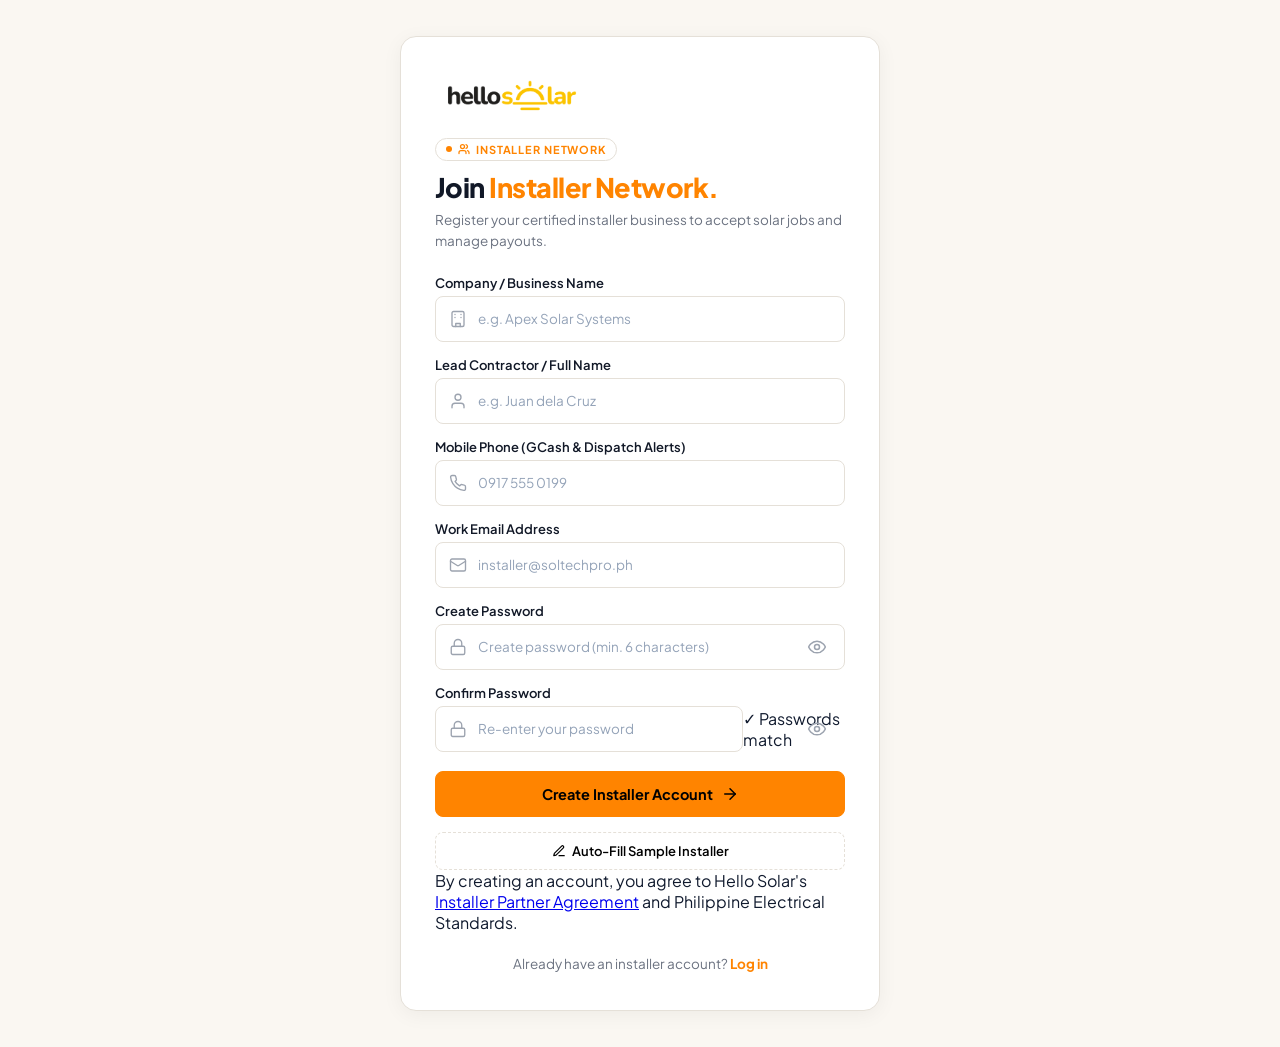
<file: signup.html>
﻿<!DOCTYPE html>
<html lang="en">

<head>
    <meta charset="UTF-8">
    <meta name="viewport" content="width=device-width, initial-scale=1.0">
    <meta name="description"
        content="Register as a certified solar installer with Hello Solar. Accept job dispatches, complete rooftop installations, and receive weekly payouts.">
    <title>Hello Solar Installer — Sign Up</title>

    <!-- Favicon -->
    <link rel="icon" type="image/png" href="assets/images/logo_tab.png">

    <!-- Google Fonts -->
    <link rel="preconnect" href="https://fonts.googleapis.com">
    <link rel="preconnect" href="https://fonts.gstatic.com" crossorigin>
    <link href="https://fonts.googleapis.com/css2?family=Plus+Jakarta+Sans:wght@400;500;600;700;800&display=swap"
        rel="stylesheet">

    <!-- Design System CSS -->
    <link rel="stylesheet" href="assets/css/portal.css">

    <style>
        .auth-page {
            min-height: 100vh;
            display: flex;
            align-items: center;
            justify-content: center;
            padding: 36px 20px;
            background: #FAF7F2;
            position: relative;
            overflow: hidden;
        }

        .auth-card {
            width: 100%;
            max-width: 480px;
            background: #FFFFFF;
            border: 1px solid #E5E0D8;
            border-radius: 16px;
            padding: 38px 34px;
            box-shadow: 0 4px 20px rgba(0, 0, 0, 0.05);
            position: relative;
            z-index: 2;
        }

        .auth-logo {
            display: inline-flex;
            align-items: center;
            margin-bottom: 22px;
            text-decoration: none;
        }

        .auth-logo img {
            height: 38px;
            width: auto;
            display: block;
        }

        .auth-header {
            margin-bottom: 24px;
        }

        .auth-header .eyebrow {
            display: inline-flex;
            align-items: center;
            gap: 6px;
            font-size: 11px;
            font-weight: 700;
            text-transform: uppercase;
            letter-spacing: 0.08em;
            color: #FF8400;
            background: #FFFFFF;
            border: 1px solid #E5E0D8;
            padding: 4px 10px;
            border-radius: 999px;
            margin-bottom: 10px;
        }

        .auth-header .eyebrow::before {
            content: '';
            width: 6px;
            height: 6px;
            border-radius: 50%;
            background: #FF8400;
        }

        .auth-header h1 {
            font-size: 27px;
            font-weight: 800;
            color: #111827;
            letter-spacing: -0.02em;
            line-height: 1.25;
            margin: 0;
        }

        .auth-header h1 span {
            color: #FF8400;
        }

        .auth-header p {
            font-size: 13.5px;
            color: #6B7280;
            margin-top: 6px;
            line-height: 1.5;
        }

        .auth-form {
            display: flex;
            flex-direction: column;
            gap: 15px;
        }

        .form-group {
            display: flex;
            flex-direction: column;
            gap: 5px;
            position: relative;
        }

        .label-row {
            display: flex;
            justify-content: space-between;
            align-items: center;
        }

        .form-label {
            font-size: 13px;
            font-weight: 600;
            color: #111827;
        }

        .input-icon-wrap {
            position: relative;
            display: flex;
            align-items: center;
        }

        .input-icon-wrap>svg {
            position: absolute;
            left: 14px;
            top: 50%;
            transform: translateY(-50%);
            width: 18px;
            height: 18px;
            color: #9CA3AF;
            pointer-events: none;
            z-index: 1;
            transition: color 0.2s ease;
        }

        .input-icon-wrap .form-input {
            width: 100%;
            padding-left: 42px;
            padding-right: 14px;
            height: 46px;
            border: 1px solid #E5E0D8;
            border-radius: 8px;
            font-size: 13.5px;
            color: #111827;
            background: #FFFFFF;
            transition: border-color 0.2s ease, box-shadow 0.2s ease;
            box-sizing: border-box;
            outline: none;
            font-family: inherit;
        }

        .input-icon-wrap .form-input.has-toggle {
            padding-right: 44px;
        }

        .input-icon-wrap .form-input:focus {
            outline: none;
            border-color: #FF8400;
            box-shadow: 0 0 0 3px rgba(255, 132, 0, 0.15);
        }

        .input-icon-wrap .form-input:focus+svg,
        .input-icon-wrap:focus-within>svg {
            color: #FF8400;
        }

        .form-group.invalid .form-input {
            border-color: #EF4444;
            background-color: #FFFFFF;
        }

        .form-group.invalid .input-icon-wrap>svg {
            color: #EF4444;
        }

        .error-message {
            display: none;
            font-size: 12px;
            color: #EF4444;
            margin-top: 3px;
            align-items: center;
            gap: 5px;
            font-weight: 500;
        }

        .form-group.invalid .error-message {
            display: flex;
        }

        .password-toggle-btn {
            position: absolute;
            right: 12px;
            top: 50%;
            transform: translateY(-50%);
            background: transparent;
            border: none;
            outline: none;
            color: #9CA3AF;
            padding: 6px;
            border-radius: 6px;
            display: flex;
            align-items: center;
            justify-content: center;
            cursor: pointer;
            z-index: 2;
            transition: color 0.15s ease;
        }

        .password-toggle-btn svg {
            position: static;
            transform: none;
            width: 20px;
            height: 20px;
            color: currentColor;
            pointer-events: none;
        }

        .password-toggle-btn:hover {
            color: #111827;
        }

        .password-toggle-btn:focus-visible {
            outline: 2px solid #FF8400;
            outline-offset: 1px;
        }

        .password-strength-compact {
            display: inline-flex;
            align-items: center;
            gap: 6px;
            opacity: 0;
            transition: opacity 0.2s ease;
        }

        .password-strength-compact.active {
            opacity: 1;
        }

        .strength-bars-compact {
            display: inline-flex;
            align-items: center;
            gap: 3px;
        }

        .strength-segment {
            width: 14px;
            height: 3.5px;
            background: #E5E0D8;
            border-radius: 2px;
            transition: background 0.25s ease;
        }

        .strength-text {
            font-size: 11.5px;
            font-weight: 700;
            color: #6B7280;
        }

        .password-meter-line {
            position: absolute;
            bottom: 0;
            left: 0;
            height: 3px;
            width: 0%;
            border-radius: 0 0 8px 8px;
            background: #EF4444;
            transition: width 0.3s cubic-bezier(0.4, 0, 0.2, 1), background 0.3s ease;
            z-index: 3;
            pointer-events: none;
        }

        .auth-btn {
            width: 100%;
            height: 46px;
            font-size: 14.5px;
            font-weight: 700;
            display: flex;
            align-items: center;
            justify-content: center;
            gap: 8px;
            margin-top: 4px;
            border-radius: 8px;
            background: #FF8400;
            color: #000000;
            border: 1px solid #FF8400;
            cursor: pointer;
            box-shadow: none;
            transition: all 0.2s ease;
            font-family: inherit;
        }

        .auth-btn:hover:not(:disabled) {
            background: #FFFFFF;
            color: #000000;
            border-color: #FF8400;
            transform: none;
            box-shadow: none;
        }

        .auth-btn:disabled {
            opacity: 0.7;
            cursor: not-allowed;
            transform: none;
        }

        .quick-fill-btn {
            width: 100%;
            height: 38px;
            font-size: 13px;
            font-weight: 600;
            color: #000000;
            background: #FFFFFF;
            border: 1px dashed #E5E0D8;
            border-radius: 8px;
            display: inline-flex;
            align-items: center;
            justify-content: center;
            gap: 6px;
            cursor: pointer;
            transition: all 0.15s ease;
            font-family: inherit;
        }

        .quick-fill-btn:hover {
            color: #000000;
            border-color: #FF8400;
            background: #FFFFFF;
        }

        .auth-footer {
            margin-top: 22px;
            text-align: center;
            font-size: 13.5px;
            color: #6B7280;
        }

        .auth-footer a {
            color: #FF8400;
            font-weight: 700;
            text-decoration: none;
        }

        .auth-footer a:hover {
            text-decoration: underline;
        }
</style>
</head>

<body>
    <main class="auth-page">
        <section class="auth-card" aria-labelledby="signupHeading">
            <!-- Brand Logo -->
            <a href="login.html" class="auth-logo" title="Hello Solar Installer Portal">
                <img src="assets/images/hello_solar.png" alt="Hello Solar">
            </a>

            <!-- Header -->
            <header class="auth-header">
                <span class="eyebrow">
                    <svg width="12" height="12" viewBox="0 0 24 24" fill="none" stroke="currentColor" stroke-width="2.5" stroke-linecap="round" stroke-linejoin="round">
                        <path d="M16 21v-2a4 4 0 0 0-4-4H6a4 4 0 0 0-4 4v2"/>
                        <circle cx="9" cy="7" r="4"/>
                        <path d="M22 21v-2a4 4 0 0 0-3-3.87"/>
                        <path d="M16 3.13a4 4 0 0 1 0 7.75"/>
                    </svg>
                    Installer Network
                </span>
                <h1 id="signupHeading">Join <span>Installer Network.</span></h1>
                <p>Register your certified installer business to accept solar jobs and manage payouts.</p>
            </header>

            <!-- Sign Up Form -->
            <form class="auth-form" id="signupForm" novalidate>
                <!-- Company Name -->
                <div class="form-group" id="businessNameGroup">
                    <label class="form-label" for="businessName">Company / Business Name</label>
                    <div class="input-icon-wrap">
                        <svg viewBox="0 0 24 24" fill="none" stroke="currentColor" stroke-width="1.8"
                            stroke-linecap="round" stroke-linejoin="round" aria-hidden="true">
                            <rect x="4" y="2" width="16" height="20" rx="2" ry="2"></rect>
                            <path d="M9 22v-4h6v4"></path>
                            <path d="M8 6h.01"></path>
                            <path d="M16 6h.01"></path>
                            <path d="M8 10h.01"></path>
                            <path d="M16 10h.01"></path>
                        </svg>
                        <input class="form-input" id="businessName" name="businessName" type="text"
                            placeholder="e.g. Apex Solar Systems" required>
                    </div>
                    <div class="error-message" id="businessNameError">
                        <svg width="13" height="13" viewBox="0 0 24 24" fill="none" stroke="currentColor" stroke-width="2.5">
                            <circle cx="12" cy="12" r="10" />
                            <line x1="12" y1="8" x2="12" y2="12" />
                            <line x1="12" y1="16" x2="12.01" y2="16" />
                        </svg>
                        Please enter your business or company name.
                    </div>
                </div>

                <!-- Full Name -->
                <div class="form-group" id="fullNameGroup">
                    <label class="form-label" for="fullName">Lead Contractor / Full Name</label>
                    <div class="input-icon-wrap">
                        <svg viewBox="0 0 24 24" fill="none" stroke="currentColor" stroke-width="1.8"
                            stroke-linecap="round" stroke-linejoin="round" aria-hidden="true">
                            <path d="M20 21v-2a4 4 0 0 0-4-4H8a4 4 0 0 0-4 4v2"></path>
                            <circle cx="12" cy="7" r="4"></circle>
                        </svg>
                        <input class="form-input" id="fullName" name="fullName" type="text"
                            placeholder="e.g. Juan dela Cruz" autocomplete="name" required>
                    </div>
                    <div class="error-message" id="fullNameError">
                        <svg width="13" height="13" viewBox="0 0 24 24" fill="none" stroke="currentColor" stroke-width="2.5">
                            <circle cx="12" cy="12" r="10" />
                            <line x1="12" y1="8" x2="12" y2="12" />
                            <line x1="12" y1="16" x2="12.01" y2="16" />
                        </svg>
                        Please enter the lead contractor's full name.
                    </div>
                </div>

                <!-- Mobile Phone -->
                <div class="form-group" id="phoneGroup">
                    <label class="form-label" for="phone">Mobile Phone (GCash & Dispatch Alerts)</label>
                    <div class="input-icon-wrap">
                        <svg viewBox="0 0 24 24" fill="none" stroke="currentColor" stroke-width="1.8"
                            stroke-linecap="round" stroke-linejoin="round" aria-hidden="true">
                            <path d="M22 16.92v3a2 2 0 0 1-2.18 2 19.79 19.79 0 0 1-8.63-3.07 19.5 19.5 0 0 1-6-6 19.79 19.79 0 0 1-3.07-8.67A2 2 0 0 1 4.11 2h3a2 2 0 0 1 2 1.72 12.84 12.84 0 0 0 .7 2.81 2 2 0 0 1-.45 2.11L8.09 9.91a16 16 0 0 0 6 6l1.27-1.27a2 2 0 0 1 2.11-.45 12.84 12.84 0 0 0 2.81.7A2 2 0 0 1 22 16.92z" />
                        </svg>
                        <input class="form-input" id="phone" name="phone" type="tel" placeholder="0917 555 0199"
                            autocomplete="tel" required>
                    </div>
                    <div class="error-message" id="phoneError">
                        <svg width="13" height="13" viewBox="0 0 24 24" fill="none" stroke="currentColor" stroke-width="2.5">
                            <circle cx="12" cy="12" r="10" />
                            <line x1="12" y1="8" x2="12" y2="12" />
                            <line x1="12" y1="16" x2="12.01" y2="16" />
                        </svg>
                        Please enter a valid mobile phone number.
                    </div>
                </div>

                <!-- Email Address -->
                <div class="form-group" id="emailGroup">
                    <label class="form-label" for="email">Work Email Address</label>
                    <div class="input-icon-wrap">
                        <svg viewBox="0 0 24 24" fill="none" stroke="currentColor" stroke-width="1.8"
                            stroke-linecap="round" stroke-linejoin="round" aria-hidden="true">
                            <rect width="20" height="16" x="2" y="4" rx="2"></rect>
                            <path d="m22 7-8.97 5.7a1.94 1.94 0 0 1-2.06 0L2 7"></path>
                        </svg>
                        <input class="form-input" id="email" name="email" type="email"
                            placeholder="installer@soltechpro.ph" autocomplete="email" required>
                    </div>
                    <div class="error-message" id="emailError">
                        <svg width="13" height="13" viewBox="0 0 24 24" fill="none" stroke="currentColor" stroke-width="2.5">
                            <circle cx="12" cy="12" r="10" />
                            <line x1="12" y1="8" x2="12" y2="12" />
                            <line x1="12" y1="16" x2="12.01" y2="16" />
                        </svg>
                        Please enter a valid work email address.
                    </div>
                </div>

                <!-- Password -->
                <div class="form-group" id="passwordGroup">
                    <div class="label-row">
                        <label class="form-label" for="password">Create Password</label>
                        <div class="password-strength-compact" id="passwordStrengthWrap" aria-live="polite">
                            <div class="strength-bars-compact">
                                <span class="strength-segment" id="strSeg1"></span>
                                <span class="strength-segment" id="strSeg2"></span>
                                <span class="strength-segment" id="strSeg3"></span>
                                <span class="strength-segment" id="strSeg4"></span>
                            </div>
                            <span class="strength-text" id="strengthText">Weak</span>
                        </div>
                    </div>
                    <div class="input-icon-wrap">
                        <svg viewBox="0 0 24 24" fill="none" stroke="currentColor" stroke-width="1.8"
                            stroke-linecap="round" stroke-linejoin="round" aria-hidden="true">
                            <rect x="3" y="11" width="18" height="11" rx="2" ry="2"></rect>
                            <path d="M7 11V7a5 5 0 0 1 10 0v4"></path>
                        </svg>
                        <input class="form-input has-toggle" id="password" name="password" type="password"
                            placeholder="Create password (min. 6 characters)" autocomplete="new-password" required>
                        <button type="button" class="password-toggle-btn" id="passwordToggle"
                            aria-label="Toggle password visibility">
                            <svg id="eyeIcon" width="18" height="18" viewBox="0 0 24 24" fill="none"
                                stroke="currentColor" stroke-width="1.8" stroke-linecap="round" stroke-linejoin="round">
                                <path d="M2 12s3-7 10-7 10 7 10 7-3 7-10 7-10-7-10-7Z" />
                                <circle cx="12" cy="12" r="3" />
                            </svg>
                        </button>
                        <div class="password-meter-line" id="passwordMeterLine"></div>
                    </div>
                    <div class="error-message" id="passwordError">
                        <svg width="13" height="13" viewBox="0 0 24 24" fill="none" stroke="currentColor" stroke-width="2.5">
                            <circle cx="12" cy="12" r="10" />
                            <line x1="12" y1="8" x2="12" y2="12" />
                            <line x1="12" y1="16" x2="12.01" y2="16" />
                        </svg>
                        Password must be at least 6 characters.
                    </div>
                </div>

                <!-- Confirm Password -->
                <div class="form-group" id="confirmPasswordGroup">
                    <label class="form-label" for="confirmPassword">Confirm Password</label>
                    <div class="input-icon-wrap">
                        <svg viewBox="0 0 24 24" fill="none" stroke="currentColor" stroke-width="1.8"
                            stroke-linecap="round" stroke-linejoin="round" aria-hidden="true">
                            <rect x="3" y="11" width="18" height="11" rx="2" ry="2"></rect>
                            <path d="M7 11V7a5 5 0 0 1 10 0v4"></path>
                        </svg>
                        <input class="form-input has-toggle" id="confirmPassword" name="confirmPassword" type="password"
                            placeholder="Re-enter your password" autocomplete="new-password" required>
                        <span class="password-match-badge" id="matchBadge">✓ Passwords match</span>
                        <button type="button" class="password-toggle-btn" id="confirmToggle"
                            aria-label="Toggle password visibility">
                            <svg id="confirmEyeIcon" width="18" height="18" viewBox="0 0 24 24" fill="none"
                                stroke="currentColor" stroke-width="1.8" stroke-linecap="round" stroke-linejoin="round">
                                <path d="M2 12s3-7 10-7 10 7 10 7-3 7-10 7-10-7-10-7Z" />
                                <circle cx="12" cy="12" r="3" />
                            </svg>
                        </button>
                    </div>
                    <div class="error-message" id="confirmPasswordError">
                        <svg width="13" height="13" viewBox="0 0 24 24" fill="none" stroke="currentColor" stroke-width="2.5">
                            <circle cx="12" cy="12" r="10" />
                            <line x1="12" y1="8" x2="12" y2="12" />
                            <line x1="12" y1="16" x2="12.01" y2="16" />
                        </svg>
                        Passwords do not match.
                    </div>
                </div>

                <!-- Submit Button -->
                <button type="submit" class="auth-btn" id="signupButton">
                    <span id="signupBtnText">Create Installer Account</span>
                    <svg id="signupArrow" width="18" height="18" viewBox="0 0 24 24" fill="none" stroke="currentColor"
                        stroke-width="2" stroke-linecap="round" stroke-linejoin="round">
                        <path d="M5 12h14"></path>
                        <path d="m12 5 7 7-7 7"></path>
                    </svg>
                </button>

                <!-- One-click Demo Sample Data -->
                <button type="button" class="quick-fill-btn" id="quickFillBtn">
                    <svg width="14" height="14" viewBox="0 0 24 24" fill="none" stroke="currentColor" stroke-width="2" stroke-linecap="round" stroke-linejoin="round">
                        <path d="M12 20h9"/>
                        <path d="M16.5 3.5a2.12 2.12 0 0 1 3 3L7 19l-4 1 1-4Z"/>
                    </svg>
                    Auto-Fill Sample Installer
                </button>
            </form>

            <p class="terms-note">
                By creating an account, you agree to Hello Solar's
                <a href="#" id="termsLink">Installer Partner Agreement</a> and Philippine Electrical Standards.
            </p>

            <p class="auth-footer">
                Already have an installer account?
                <a href="login.html">Log in</a>
            </p>
        </section>
    </main>

    <!-- Installer Authentication Logic & Helpers -->
    <script src="assets/js/auth.js"></script>
    <script src="assets/js/portal.js"></script>

    <script>
        const signupForm = document.getElementById("signupForm");
        const businessNameInput = document.getElementById("businessName");
        const fullNameInput = document.getElementById("fullName");
        const phoneInput = document.getElementById("phone");
        const emailInput = document.getElementById("email");
        const passwordInput = document.getElementById("password");
        const confirmPasswordInput = document.getElementById("confirmPassword");
        const matchBadge = document.getElementById("matchBadge");
        const passwordToggle = document.getElementById("passwordToggle");
        const confirmToggle = document.getElementById("confirmToggle");
        const eyeIcon = document.getElementById("eyeIcon");
        const confirmEyeIcon = document.getElementById("confirmEyeIcon");
        const signupButton = document.getElementById("signupButton");
        const signupBtnText = document.getElementById("signupBtnText");
        const signupArrow = document.getElementById("signupArrow");
        const quickFillBtn = document.getElementById("quickFillBtn");
        const termsLink = document.getElementById("termsLink");

        const businessNameGroup = document.getElementById("businessNameGroup");
        const fullNameGroup = document.getElementById("fullNameGroup");
        const phoneGroup = document.getElementById("phoneGroup");
        const emailGroup = document.getElementById("emailGroup");
        const passwordGroup = document.getElementById("passwordGroup");
        const confirmPasswordGroup = document.getElementById("confirmPasswordGroup");
        const passwordStrengthWrap = document.getElementById("passwordStrengthWrap");
        const strengthText = document.getElementById("strengthText");
        const passwordMeterLine = document.getElementById("passwordMeterLine");
        const strSeg1 = document.getElementById("strSeg1");
        const strSeg2 = document.getElementById("strSeg2");
        const strSeg3 = document.getElementById("strSeg3");
        const strSeg4 = document.getElementById("strSeg4");

        // Toggle password visibility
        function setupToggle(button, input, icon) {
            if (!button || !input) return;
            button.addEventListener("click", (e) => {
                e.preventDefault();
                const isPassword = input.type === "password";
                input.type = isPassword ? "text" : "password";
                button.setAttribute("aria-label", isPassword ? "Hide password" : "Show password");
                if (icon) {
                    if (isPassword) {
                        icon.innerHTML = `
                            <path d="M9.88 9.88a3 3 0 1 0 4.24 4.24"/>
                            <path d="M10.73 5.08A10.43 10.43 0 0 1 12 5c7 0 10 7 10 7a13.16 13.16 0 0 1-1.67 2.68"/>
                            <path d="M6.61 6.61A13.526 13.526 0 0 0 2 12s3 7 10 7a9.74 9.74 0 0 0 5.39-1.61"/>
                            <line x1="2" y1="2" x2="22" y2="22"/>
                        `;
                    } else {
                        icon.innerHTML = `
                            <path d="M2 12s3-7 10-7 10 7 10 7-3 7-10 7-10-7-10-7Z"/>
                            <circle cx="12" cy="12" r="3"/>
                        `;
                    }
                }
            });
        }

        setupToggle(passwordToggle, passwordInput, eyeIcon);
        setupToggle(confirmToggle, confirmPasswordInput, confirmEyeIcon);

        // Password Strength & Match Check
        function checkPasswordMatch() {
            const pass = passwordInput.value;
            const conf = confirmPasswordInput.value;
            if (conf && pass === conf) {
                matchBadge.classList.add("visible");
                confirmPasswordGroup.classList.remove("invalid");
            } else {
                matchBadge.classList.remove("visible");
            }
        }

        passwordInput.addEventListener("input", () => {
            const val = passwordInput.value;
            if (!val) {
                passwordStrengthWrap.classList.remove("active");
                if (passwordMeterLine) passwordMeterLine.style.width = "0%";
                matchBadge.classList.remove("visible");
                return;
            }

            passwordStrengthWrap.classList.add("active");
            let score = 0;
            if (val.length >= 6) score++;
            if (val.length >= 9) score++;
            if (/[0-9]/.test(val)) score++;
            if (/[^A-Za-z0-9]/.test(val) || /[A-Z]/.test(val)) score++;

            const colors = {
                1: "#ef4444",
                2: "#f59e0b",
                3: "#3b82f6",
                4: "#10b981"
            };

            const labels = {
                1: "Weak",
                2: "Fair",
                3: "Good",
                4: "Strong"
            };

            const widths = {
                1: "25%",
                2: "50%",
                3: "75%",
                4: "100%"
            };

            [strSeg1, strSeg2, strSeg3, strSeg4].forEach((seg, idx) => {
                if (seg) {
                    seg.style.background = idx < score ? (colors[score] || "#ef4444") : "var(--gray-200, #e2e8f0)";
                }
            });

            if (passwordMeterLine) {
                passwordMeterLine.style.width = widths[score] || "25%";
                passwordMeterLine.style.background = colors[score] || "#ef4444";
            }

            strengthText.textContent = labels[score] || "Weak";
            strengthText.style.color = colors[score] || "var(--gray-500)";

            if (val.length >= 6) {
                passwordGroup.classList.remove("invalid");
            }

            checkPasswordMatch();
        });

        confirmPasswordInput.addEventListener("input", checkPasswordMatch);

        // Real-time input clearing of error states
        businessNameInput.addEventListener("input", () => {
            if (businessNameInput.value.trim()) businessNameGroup.classList.remove("invalid");
        });

        fullNameInput.addEventListener("input", () => {
            if (fullNameInput.value.trim()) fullNameGroup.classList.remove("invalid");
        });

        phoneInput.addEventListener("input", () => {
            if (phoneInput.value.trim()) phoneGroup.classList.remove("invalid");
        });

        emailInput.addEventListener("input", () => {
            const regex = /^[^\s@]+@[^\s@]+\.[^\s@]+$/;
            if (regex.test(emailInput.value.trim())) emailGroup.classList.remove("invalid");
        });

        // Quick Auto-Fill
        quickFillBtn.addEventListener("click", () => {
            businessNameInput.value = "SolTech Pro Installations";
            fullNameInput.value = "Marco Bautista";
            phoneInput.value = "0917 555 8921";
            emailInput.value = "marco@soltechpro.ph";
            passwordInput.value = "SolarSecure!2026";
            confirmPasswordInput.value = "SolarSecure!2026";

            passwordInput.dispatchEvent(new Event("input"));
            confirmPasswordInput.dispatchEvent(new Event("input"));

            businessNameGroup.classList.remove("invalid");
            fullNameGroup.classList.remove("invalid");
            phoneGroup.classList.remove("invalid");
            emailGroup.classList.remove("invalid");
            passwordGroup.classList.remove("invalid");
            confirmPasswordGroup.classList.remove("invalid");
        });

        // Terms notice
        if (termsLink) {
            termsLink.addEventListener("click", (e) => {
                e.preventDefault();
                if (window.HelloSolar && window.HelloSolar.toast) {
                    window.HelloSolar.toast("Installer Terms", "All certified installers agree to Philippine Electrical Code safety guidelines and workmanship verification.");
                } else {
                    alert("Hello Solar Installer Agreement: Certified partners agree to uphold safety compliance and workmanship verification before milestone disbursements.");
                }
            });
        }

        // Form Submit
        signupForm.addEventListener("submit", (e) => {
            e.preventDefault();

            let isValid = true;
            const businessName = businessNameInput.value.trim();
            const fullName = fullNameInput.value.trim();
            const phone = phoneInput.value.trim();
            const email = emailInput.value.trim();
            const password = passwordInput.value;
            const confirmPassword = confirmPasswordInput.value;

            if (!businessName) {
                businessNameGroup.classList.add("invalid");
                isValid = false;
            }

            if (!fullName) {
                fullNameGroup.classList.add("invalid");
                isValid = false;
            }

            if (!phone || phone.length < 7) {
                phoneGroup.classList.add("invalid");
                isValid = false;
            }

            const emailRegex = /^[^\s@]+@[^\s@]+\.[^\s@]+$/;
            if (!email || !emailRegex.test(email)) {
                emailGroup.classList.add("invalid");
                isValid = false;
            }

            if (!password || password.length < 6) {
                passwordGroup.classList.add("invalid");
                isValid = false;
            }

            if (!confirmPassword || password !== confirmPassword) {
                confirmPasswordGroup.classList.add("invalid");
                isValid = false;
            }

            if (!isValid) {
                const firstInvalid = document.querySelector(".form-group.invalid input");
                if (firstInvalid) firstInvalid.focus();
                return;
            }

            signupButton.disabled = true;
            signupBtnText.textContent = "Creating Account...";
            if (signupArrow) signupArrow.style.display = "none";

            setTimeout(() => {
                const newInstaller = {
                    username: email,
                    email: email,
                    password: password,
                    businessName: businessName,
                    fullName: fullName,
                    phone: phone
                };

                if (window.HelloSolarAuth) {
                    window.HelloSolarAuth.saveNewAccount(newInstaller);
                    window.HelloSolarAuth.setSession(newInstaller);
                } else {
                    localStorage.setItem("hello_solar_installer_logged_in", "true");
                    localStorage.setItem("hello_solar_installer_user", JSON.stringify(newInstaller));
                    localStorage.setItem("hello_solar_merchant_logged_in", "true");
                    localStorage.setItem("hello_solar_merchant_user", JSON.stringify(newInstaller));
                    localStorage.setItem("hello_solar_logged_in", "true");
                }

                signupBtnText.textContent = "Account Created ✓";
                signupButton.style.background = "#16a34a";

                setTimeout(() => {
                    window.location.href = "myjob.html";
                }, 400);
            }, 500);
        });
    </script>
</body>

</html>
</file>
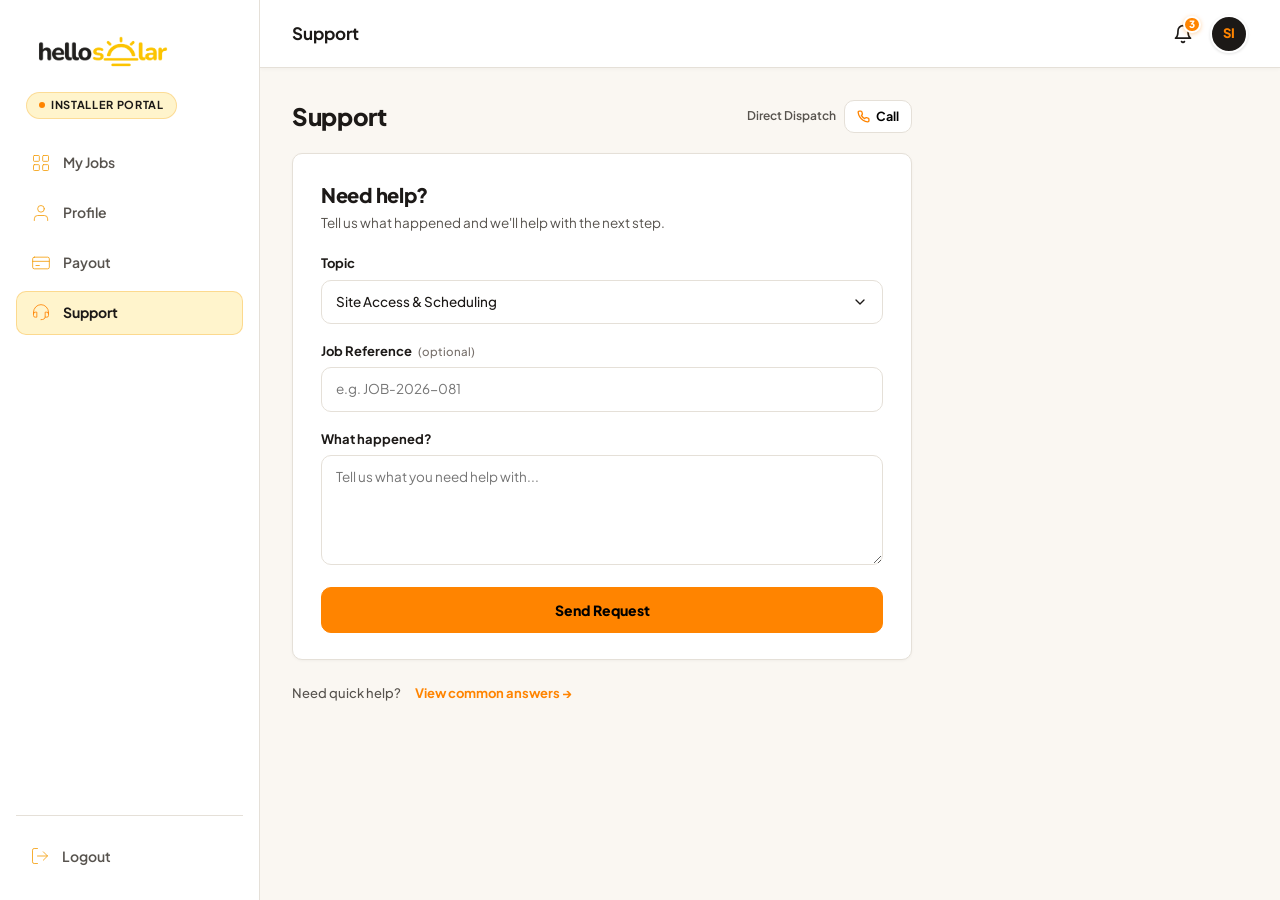
<file: support.html>
<!DOCTYPE html>
<html lang="en">

<head>
    <meta charset="UTF-8">
    <meta name="viewport" content="width=device-width, initial-scale=1.0">
    <meta name="description" content="Hello Solar Installer Portal — Support, dispatch assistance, and installer FAQs.">
    <title>Hello Solar Installer — Support</title>

    <!-- Favicon -->
    <link rel="icon" type="image/png" href="assets/images/logo_tab.png">

    <!-- Google Fonts -->
    <link rel="preconnect" href="https://fonts.googleapis.com">
    <link rel="preconnect" href="https://fonts.gstatic.com" crossorigin>
    <link href="https://fonts.googleapis.com/css2?family=Plus+Jakarta+Sans:wght@400;500;600;700;800&display=swap"
        rel="stylesheet">

    <!-- Stylesheets -->
    <link rel="stylesheet" href="assets/css/dashboard.css">
    <link rel="stylesheet" href="assets/css/workspace.css">
    <link rel="stylesheet" href="assets/css/notifications.css">
    <link rel="stylesheet" href="assets/css/support.css">
</head>

<body class="support-page">
    <div class="app" id="app">
        <!-- Mobile Backdrop -->
        <div class="backdrop" id="backdrop" aria-hidden="true"></div>

        <!-- Sidebar -->
        <aside class="sidebar" id="sidebar">
            <a class="logo" href="myjob.html">
                <img src="assets/images/hello_solar.png" alt="Hello Solar">
            </a>

            <div class="portal-tag">Installer Portal</div>

            <nav class="nav" id="nav" aria-label="Installer navigation">
                <a class="nav-link" href="myjob.html">
                    <svg class="nav-icon" viewBox="0 0 24 24" fill="none" stroke="currentColor" stroke-linecap="round"
                        stroke-linejoin="round">
                        <rect x="3" y="3" width="7" height="7" rx="1" />
                        <rect x="14" y="3" width="7" height="7" rx="1" />
                        <rect x="3" y="14" width="7" height="7" rx="1" />
                        <rect x="14" y="14" width="7" height="7" rx="1" />
                    </svg>
                    My Jobs
                </a>

                <a class="nav-link" href="profile.html">
                    <svg class="nav-icon" viewBox="0 0 24 24" fill="none" stroke="currentColor" stroke-linecap="round"
                        stroke-linejoin="round">
                        <path d="M20 21v-2a4 4 0 0 0-4-4H8a4 4 0 0 0-4 4v2"></path>
                        <circle cx="12" cy="7" r="4"></circle>
                    </svg>
                    Profile
                </a>

                <a class="nav-link" href="payout.html">
                    <svg class="nav-icon" viewBox="0 0 24 24" fill="none" stroke="currentColor" stroke-linecap="round"
                        stroke-linejoin="round">
                        <rect x="2" y="5" width="20" height="14" rx="2" />
                        <path d="M2 10h20" />
                        <path d="M6 15h4" />
                    </svg>
                    Payout
                </a>

                <a class="nav-link active" href="support.html" aria-current="page">
                    <svg class="nav-icon" viewBox="0 0 24 24" fill="none" stroke="currentColor" stroke-linecap="round"
                        stroke-linejoin="round">
                        <path d="M3 11a9 9 0 0 1 18 0" />
                        <path d="M3 11v4a2 2 0 0 0 2 2h2v-6H5a2 2 0 0 0-2 2" />
                        <path d="M21 11v4a2 2 0 0 1-2 2h-2v-6h2a2 2 0 0 1 2 2" />
                        <path d="M17 17c0 2-2 3-5 3" />
                    </svg>
                    Support
                </a>
            </nav>

            <!-- Sidebar Bottom: Account / Logout -->
            <div class="sidebar-bottom">
                <a class="logout" id="logout" href="login.html">
                    <svg class="nav-icon" viewBox="0 0 24 24" fill="none" stroke="currentColor" stroke-linecap="round"
                        stroke-linejoin="round">
                        <path d="M9 21H5a2 2 0 0 1-2-2V5a2 2 0 0 1 2-2h4" />
                        <polyline points="16 17 21 12 16 7" />
                        <line x1="21" y1="12" x2="9" y2="12" />
                    </svg>
                    Logout
                </a>
            </div>
        </aside>

        <!-- Main Content Area -->
        <main class="main" id="main">
            <!-- Topbar Header -->
            <header class="topbar">
                <div class="topbar-left">
                    <h1 class="topbar-title">Support</h1>
                    <a class="mobile-logo" href="myjob.html" aria-label="Hello Solar">
                        <img src="assets/images/hello_solar.png" alt="Hello Solar">
                    </a>
                </div>

                <div class="mobile-header">
                    <button class="mobile-menu-button" id="menu" type="button" aria-label="Open navigation"
                        aria-expanded="false" aria-controls="sidebar">
                        <svg viewBox="0 0 24 24" fill="none" stroke="currentColor" stroke-width="2"
                            stroke-linecap="round">
                            <line x1="4" y1="6" x2="20" y2="6" />
                            <line x1="4" y1="12" x2="20" y2="12" />
                            <line x1="4" y1="18" x2="20" y2="18" />
                        </svg>
                    </button>
                </div>

                <div class="topbar-right">
                    <a href="profile.html" class="profile" aria-label="View installer profile">
                        <div class="profile-avatar" title="Installer Profile">SI</div>
                    </a>
                </div>
            </header>

            <!-- Page Content -->
            <div class="content" id="content">
                <div class="support-container">
                    <!-- Page Header with Compact Direct Dispatch Row -->
                    <div class="support-head">
                        <div class="support-head-info">
                            <h1 class="support-title">Support</h1>

                        </div>
                        <div class="dispatch-compact-row">
                            <span class="dispatch-label">Direct Dispatch</span>
                            <a href="tel:+639178001234" class="btn-dispatch-call"
                                title="Call Hello Solar Dispatch Coordinator">
                                <svg width="13" height="13" viewBox="0 0 24 24" fill="none" stroke="currentColor"
                                    stroke-width="2.5" stroke-linecap="round" stroke-linejoin="round">
                                    <path
                                        d="M22 16.92v3a2 2 0 0 1-2.18 2 19.79 19.79 0 0 1-8.63-3.07 19.5 19.5 0 0 1-6-6 19.79 19.79 0 0 1-3.07-8.67A2 2 0 0 1 4.11 2h3a2 2 0 0 1 2 1.72 12.84 12.84 0 0 0 .7 2.81 2 2 0 0 1-.45 2.11L8.09 9.91a16 16 0 0 0 6 6l1.27-1.27a2 2 0 0 1 2.11-.45 12.84 12.84 0 0 0 2.81.7A2 2 0 0 1 22 16.92z">
                                    </path>
                                </svg>
                                <span>Call</span>
                            </a>
                        </div>
                    </div>

                    <!-- Main Support Card: Single Focused Destination -->
                    <section class="support-card-main" id="mainSupportCard" aria-label="Support Request Form">
                        <div class="support-card-header">
                            <h2 class="support-card-title">Need help?</h2>
                            <p class="support-card-helper">Tell us what happened and we'll help with the next step.</p>
                        </div>

                        <form id="supportForm" class="support-form">
                            <!-- Hidden Subject Input for schema and backend compatibility -->
                            <input type="hidden" id="supportSubject" value="">

                            <!-- FIELD 1: Topic -->
                            <div class="support-field-group">
                                <label for="supportTopicTrigger" class="support-label" id="supportTopicLabel">Topic</label>
                                <div class="custom-dropdown" id="supportTopicDropdown">
                                    <button type="button" class="custom-dropdown-trigger" id="supportTopicTrigger"
                                        aria-haspopup="listbox" aria-expanded="false"
                                        aria-labelledby="supportTopicLabel supportTopicSelected">
                                        <span class="custom-dropdown-selected" id="supportTopicSelected">Site Access & Scheduling</span>
                                        <svg class="custom-dropdown-arrow" viewBox="0 0 24 24" fill="none"
                                            stroke="currentColor" stroke-width="2" stroke-linecap="round"
                                            stroke-linejoin="round" aria-hidden="true">
                                            <polyline points="6 9 12 15 18 9"></polyline>
                                        </svg>
                                    </button>
                                    <ul class="custom-dropdown-menu" id="supportTopicMenu" role="listbox"
                                        aria-labelledby="supportTopicLabel" tabindex="-1">
                                        <li class="custom-dropdown-item active" role="option" aria-selected="true"
                                            data-value="Site Access & Scheduling" tabindex="0">
                                            <span class="custom-dropdown-item-text">Site Access & Scheduling</span>
                                            <svg class="custom-dropdown-check" viewBox="0 0 24 24" fill="none"
                                                stroke="currentColor" stroke-width="2.5" stroke-linecap="round"
                                                stroke-linejoin="round" aria-hidden="true">
                                                <polyline points="20 6 9 17 4 12"></polyline>
                                            </svg>
                                        </li>
                                        <li class="custom-dropdown-item" role="option" aria-selected="false"
                                            data-value="Payout & BIR 2307" tabindex="0">
                                            <span class="custom-dropdown-item-text">Payout & BIR 2307</span>
                                            <svg class="custom-dropdown-check" viewBox="0 0 24 24" fill="none"
                                                stroke="currentColor" stroke-width="2.5" stroke-linecap="round"
                                                stroke-linejoin="round" aria-hidden="true">
                                                <polyline points="20 6 9 17 4 12"></polyline>
                                            </svg>
                                        </li>
                                        <li class="custom-dropdown-item" role="option" aria-selected="false"
                                            data-value="Equipment & Permits" tabindex="0">
                                            <span class="custom-dropdown-item-text">Equipment & Permits</span>
                                            <svg class="custom-dropdown-check" viewBox="0 0 24 24" fill="none"
                                                stroke="currentColor" stroke-width="2.5" stroke-linecap="round"
                                                stroke-linejoin="round" aria-hidden="true">
                                                <polyline points="20 6 9 17 4 12"></polyline>
                                            </svg>
                                        </li>
                                        <li class="custom-dropdown-item" role="option" aria-selected="false"
                                            data-value="Profile & Credentials" tabindex="0">
                                            <span class="custom-dropdown-item-text">Profile & Credentials</span>
                                            <svg class="custom-dropdown-check" viewBox="0 0 24 24" fill="none"
                                                stroke="currentColor" stroke-width="2.5" stroke-linecap="round"
                                                stroke-linejoin="round" aria-hidden="true">
                                                <polyline points="20 6 9 17 4 12"></polyline>
                                            </svg>
                                        </li>
                                        <li class="custom-dropdown-item" role="option" aria-selected="false"
                                            data-value="Other" tabindex="0">
                                            <span class="custom-dropdown-item-text">Other</span>
                                            <svg class="custom-dropdown-check" viewBox="0 0 24 24" fill="none"
                                                stroke="currentColor" stroke-width="2.5" stroke-linecap="round"
                                                stroke-linejoin="round" aria-hidden="true">
                                                <polyline points="20 6 9 17 4 12"></polyline>
                                            </svg>
                                        </li>
                                    </ul>
                                    <select id="supportTopic" name="supportTopic" class="support-native-select-hidden"
                                        tabindex="-1" aria-hidden="true">
                                        <option value="Site Access & Scheduling" selected>Site Access & Scheduling</option>
                                        <option value="Payout & BIR 2307">Payout & BIR 2307</option>
                                        <option value="Equipment & Permits">Equipment & Permits</option>
                                        <option value="Profile & Credentials">Profile & Credentials</option>
                                        <option value="Other">Other</option>
                                    </select>
                                </div>
                            </div>

                            <!-- FIELD 2: Job Reference (Optional) -->
                            <div class="support-field-group">
                                <label for="supportRef" class="support-label">
                                    Job Reference <span class="label-optional">(optional)</span>
                                </label>
                                <input type="text" id="supportRef" class="support-input" placeholder="e.g. JOB-2026-081"
                                    autocomplete="off">
                            </div>

                            <!-- FIELD 3: What happened? -->
                            <div class="support-field-group">
                                <label for="supportDetails" class="support-label">What happened?</label>
                                <textarea id="supportDetails" class="support-input support-textarea" rows="4" required
                                    placeholder="Tell us what you need help with..."></textarea>
                            </div>

                            <!-- PRIMARY CTA -->
                            <div class="support-action-wrap">
                                <button type="submit" class="btn-send-request" id="btnSendRequest">
                                    Send Request
                                </button>
                                <!-- Preserves programmatic draft saving without cluttering UI -->
                                <button type="button" id="btnSaveDraft" style="display: none;" aria-hidden="true">Save
                                    Draft</button>
                                <button type="button" id="btnDownloadDraft" style="display: none;"
                                    aria-hidden="true">Download Request</button>
                            </div>

                            <!-- Status Message Notification -->
                            <div id="supportStatusMsg" role="status" aria-live="polite" aria-atomic="true"></div>
                        </form>
                    </section>

                    <!-- SECONDARY HELP: Common Answers Modal Trigger -->
                    <div class="support-secondary-help">
                        <span class="secondary-help-text">Need quick help?</span>
                        <button type="button" class="btn-link-faq" id="btnToggleFaq" aria-haspopup="dialog"
                            aria-controls="faqModal">
                            View common answers →
                        </button>
                    </div>

                    <!-- Progressive Disclosure: Headless Data Loader (preserves background dev testing) -->
                    <div id="previewDataContainer" style="display: none;" aria-hidden="true">
                        <input type="file" id="jsonFileInput" accept=".json,application/json">
                        <button type="button" id="btnResetJsonOverride">Restore Default Data</button>
                        <div id="jsonStatusAlert"></div>
                    </div>
                </div>
            </div>
        </main>

        <!-- Common Answers FAQ Modal -->
        <div class="installer-modal-backdrop" id="faqModal" role="dialog" aria-modal="true" aria-hidden="true"
            aria-labelledby="modalFaqTitle">
            <div class="installer-modal-card faq-modal-dialog">
                <div class="installer-modal-header">
                    <div>
                        <h3 class="installer-modal-title" id="modalFaqTitle">Common Answers</h3>
                        <p class="installer-modal-sub">Frequently asked questions on site access, payouts, permits, and
                            credentials.</p>
                    </div>
                    <button type="button" class="installer-modal-close" id="closeFaqModal"
                        aria-label="Close common answers">
                        <svg viewBox="0 0 24 24" fill="none" stroke="currentColor" stroke-width="2"
                            stroke-linecap="round" stroke-linejoin="round">
                            <line x1="18" y1="6" x2="6" y2="18" />
                            <line x1="6" y1="6" x2="18" y2="18" />
                        </svg>
                    </button>
                </div>

                <div class="installer-modal-body faq-modal-body">
                    <div class="support-faq-search">
                        <div class="toolbar-search">
                            <svg viewBox="0 0 24 24" fill="none" stroke="currentColor" stroke-width="2"
                                stroke-linecap="round" stroke-linejoin="round">
                                <circle cx="11" cy="11" r="8" />
                                <line x1="21" y1="21" x2="16.65" y2="16.65" />
                            </svg>
                            <input type="search" id="faqSearchInput" aria-label="Search common answers"
                                placeholder="Search common answers…" autocomplete="off">
                        </div>
                    </div>

                    <div class="faq-list" id="faqList">
                        <!-- Populated dynamically by workspace.js from data.faqs -->
                    </div>
                </div>

                <div class="installer-modal-footer faq-modal-footer">
                    <button type="button" class="btn-action" id="faqToggle" aria-expanded="false"
                        aria-controls="faqList" hidden>See more</button>
                    <button type="button" class="btn-action" id="btnCloseFaqModalFooter">Close</button>
                </div>
            </div>
        </div>

        <!-- Mobile Bottom Navigation Bar -->
        <nav class="mobile-bottom-nav" aria-label="Mobile navigation">
            <a href="myjob.html" class="mobile-bottom-nav-item" aria-label="My Jobs">
                <svg viewBox="0 0 24 24" fill="none" stroke="currentColor" stroke-width="2" stroke-linecap="round"
                    stroke-linejoin="round">
                    <rect x="3" y="3" width="7" height="7" rx="1" />
                    <rect x="14" y="3" width="7" height="7" rx="1" />
                    <rect x="3" y="14" width="7" height="7" rx="1" />
                    <rect x="14" y="14" width="7" height="7" rx="1" />
                </svg>
                <span>My Jobs</span>
            </a>
            <a href="profile.html" class="mobile-bottom-nav-item" aria-label="Profile">
                <svg viewBox="0 0 24 24" fill="none" stroke="currentColor" stroke-width="2" stroke-linecap="round"
                    stroke-linejoin="round">
                    <path d="M20 21v-2a4 4 0 0 0-4-4H8a4 4 0 0 0-4 4v2"></path>
                    <circle cx="12" cy="7" r="4"></circle>
                </svg>
                <span>Profile</span>
            </a>
            <a href="payout.html" class="mobile-bottom-nav-item" aria-label="Payout">
                <svg viewBox="0 0 24 24" fill="none" stroke="currentColor" stroke-width="2" stroke-linecap="round"
                    stroke-linejoin="round">
                    <rect x="2" y="5" width="20" height="14" rx="2" />
                    <path d="M2 10h20" />
                    <path d="M6 15h4" />
                </svg>
                <span>Payout</span>
            </a>
            <a href="support.html" class="mobile-bottom-nav-item active" aria-current="page" aria-label="Support">
                <svg viewBox="0 0 24 24" fill="none" stroke="currentColor" stroke-width="2" stroke-linecap="round"
                    stroke-linejoin="round">
                    <path d="M3 11a9 9 0 0 1 18 0" />
                    <path d="M3 11v4a2 2 0 0 0 2 2h2v-6H5a2 2 0 0 0-2 2" />
                    <path d="M21 11v4a2 2 0 0 1-2 2h-2v-6h2a2 2 0 0 1 2 2" />
                    <path d="M17 17c0 2-2 3-5 3" />
                </svg>
                <span>Support</span>
            </a>
        </nav>
    </div>

    <!-- Scripts -->
    <script src="assets/js/dashboard.js"></script>
    <script src="assets/js/installer_data.js"></script>
    <script src="assets/js/workspace.js"></script>
    <script src="assets/js/notifications.js"></script>
</body>

</html>
</file>
<file: assets/css/portal.css>
/* ==========================================================================
   HELLO SOLAR — CORE PORTAL & AUTH DESIGN SYSTEM
   Clean energy. Lower bills. Brighter future.
   ========================================================================== */

:root {
    /* Brand Palette */
    --navy: #101a2e;
    --navy-soft: #18273d;
    --navy-light: #24344d;
    --navy-surface: #0c1424;

    --solar-yellow: #ffb300;
    --solar-gold: #f8b319;
    --solar-orange: #ff8a00;
    --solar-orange-dark: #f47718;
    --solar-gradient: linear-gradient(135deg, #ff9e00 0%, #ff7700 100%);
    --solar-gradient-subtle: linear-gradient(135deg, rgba(255, 179, 0, 0.12) 0%, rgba(255, 138, 0, 0.06) 100%);

    --cream: #fffdf9;
    --cream-soft: #fffaf2;
    --white: #ffffff;

    /* Neutrals */
    --gray-50: #f8fafc;
    --gray-100: #f1f5f9;
    --gray-200: #e2e8f0;
    --gray-300: #cbd5e1;
    --gray-400: #94a3b8;
    --gray-500: #64748b;
    --gray-600: #475569;
    --gray-700: #334155;
    --gray-800: #1e293b;

    /* Semantic */
    --red: #dc2626;
    --red-bg: #fef2f2;
    --red-border: #fecaca;
    --green: #16a34a;
    --green-bg: #ecfdf5;
    --green-border: #a7f3d0;

    /* Radii */
    --radius-xs: 6px;
    --radius-sm: 10px;
    --radius-md: 14px;
    --radius-lg: 18px;
    --radius-xl: 24px;
    --radius-full: 9999px;

    /* Shadows */
    --shadow-sm: 0 4px 16px rgba(16, 26, 46, 0.05);
    --shadow-md: 0 10px 30px rgba(16, 26, 46, 0.07);
    --shadow-card: 0 20px 60px rgba(16, 26, 46, 0.08);

    /* Transitions */
    --transition-fast: 150ms cubic-bezier(0.4, 0, 0.2, 1);
    --transition-base: 220ms cubic-bezier(0.4, 0, 0.2, 1);
}

* {
    margin: 0;
    padding: 0;
    box-sizing: border-box;
}

body {
    font-family: "Plus Jakarta Sans", system-ui, -apple-system, BlinkMacSystemFont, "Segoe UI", Roboto, sans-serif;
    color: var(--navy);
    background: #fffdf9;
    -webkit-font-smoothing: antialiased;
}

/* --------------------------------------------------------------------------
   BUTTONS
   -------------------------------------------------------------------------- */
.btn {
    display: inline-flex;
    align-items: center;
    justify-content: center;
    font-family: inherit;
    font-size: 14px;
    font-weight: 700;
    padding: 10px 20px;
    border: 1px solid transparent;
    border-radius: var(--radius-sm);
    cursor: pointer;
    text-decoration: none;
    transition: all 0.2s cubic-bezier(0.4, 0, 0.2, 1);
    user-select: none;
}

.btn-primary {
    background: var(--solar-gradient);
    color: var(--white);
    border: none;
    box-shadow: 0 4px 14px rgba(255, 138, 0, 0.3);
}

.btn-primary:hover:not(:disabled) {
    transform: translateY(-1px);
    box-shadow: 0 6px 20px rgba(255, 138, 0, 0.38);
}

.btn-primary:active:not(:disabled) {
    transform: translateY(0);
}

.btn-primary:disabled {
    opacity: 0.8;
    cursor: not-allowed;
    transform: none;
}

.btn-outline {
    background: var(--white);
    color: var(--gray-700);
    border: 1px solid var(--gray-300);
}

.btn-outline:hover {
    background: var(--gray-50);
    color: var(--navy);
    border-color: var(--gray-400);
}

/* --------------------------------------------------------------------------
   INPUTS
   -------------------------------------------------------------------------- */
.form-input {
    width: 100%;
    font-family: inherit;
    font-size: 14px;
    color: var(--navy);
    background: var(--white);
    border: 1px solid var(--gray-300);
    border-radius: var(--radius-sm);
    padding: 10px 14px;
    outline: none;
    transition: border-color 0.2s ease, box-shadow 0.2s ease, background 0.2s ease;
    box-sizing: border-box;
}

.form-input:focus {
    border-color: var(--solar-orange);
    box-shadow: 0 0 0 3px rgba(255, 138, 0, 0.15);
}

.form-input::placeholder {
    color: var(--gray-400);
}
</file>
<file: assets/css/dashboard.css>
/* ==========================================================================
   HELLO SOLAR — INSTALLER PORTAL UNIFIED STYLESHEET
   Design Source of Truth: Hello Solar Merchant Dashboard
   Clean, Production-Grade, Accessible — #FF8400 + #000000 + #FFFFFF
   ========================================================================== */

/* --------------------------------------------------------------------------
   1. DESIGN SYSTEM TOKENS & ROOTS
   -------------------------------------------------------------------------- */
@import url('https://fonts.googleapis.com/css2?family=Plus+Jakarta+Sans:wght@400;500;600;700;800&display=swap');

:root {
    /* Page & Surfaces — Warm Solar Theme matching Merchant Dashboard */
    --page-bg: #FAF7F2;
    --surface: #FFFFFF;
    --surface-subtle: #FDFBF7;
    --card-hover-bg: #FFFDF9;

    /* Typography & Warm Ink */
    --ink: #1C1917;
    --text: #1C1917;
    --black: #1C1917;
    --white: #FFFFFF;
    --muted: #57534E;
    --text-muted: #57534E;
    --text-light: #78716C;

    /* Borders */
    --border: #E5E0D8;
    --border-strong: #D6D0C5;
    --border-subtle: #EFECE6;
    --border-hover: #FF8400;

    /* Brand Accents & Solar Glow */
    --primary: #FF8400;
    --primary-hover: #E07500;
    --orange: #FF8400;
    --orange-hover: #E07500;
    --icon: #F59E0B;
    --selected: #FFF4CC;
    --selected-hover: #FFEEBA;
    --focus: #92400E;

    /* Hover States */
    --hover-bg: #F5F1EB;
    --hover-bg-warm: #FFF9EE;

    /* Semantic Status Colors (Clean white bg, colored border & text) */
    --green: #16A34A;
    --green-bg: #FFFFFF;
    --green-border: #86EFAC;
    --blue: #2563EB;
    --blue-bg: #FFFFFF;
    --blue-border: #93C5FD;
    --amber: #D97706;
    --amber-bg: #FFFFFF;
    --amber-border: #FCD34D;
    --purple: #7C3AED;
    --purple-bg: #FFFFFF;
    --purple-border: #C4B5FD;
    --red: #DC2626;
    --red-bg: #FFFFFF;
    --red-border: #FCA5A5;

    /* Legacy variable aliases for Installer JS/CSS */
    --navy: var(--ink);
    --navy-soft: #292524;
    --navy-light: #44403C;
    --solar-yellow: #FDC400;
    --solar-gold: #F59E0B;
    --solar-orange: var(--orange);
    --solar-orange-dark: var(--orange-hover);
    --solar-gradient: var(--orange);
    --cream: var(--page-bg);
    --cream-soft: var(--page-bg);
    --gray-50: var(--page-bg);
    --gray-100: #F3EFE8;
    --gray-200: var(--border);
    --gray-300: var(--border-strong);
    --gray-400: var(--text-light);
    --gray-500: var(--text-muted);
    --gray-600: var(--text-muted);
    --gray-700: #44403C;
    --gray-800: var(--ink);

    /* Dimensions */
    --sidebar-width: 260px;
    --topbar-height: 68px;

    /* Typography */
    --font-main: "Plus Jakarta Sans", -apple-system, BlinkMacSystemFont, "Segoe UI", Roboto, sans-serif;

    /* Radii */
    --radius-xs: 8px;
    --radius-sm: 10px;
    --radius-md: 16px;
    --radius-lg: 18px;
    --radius-xl: 20px;
    --radius-full: 9999px;

    /* Shadows - Clean, Subtle & Professional */
    --shadow-xs: 0 1px 3px rgba(0, 0, 0, 0.03);
    --shadow-sm: 0 2px 10px rgba(0, 0, 0, 0.04);
    --shadow-md: 0 4px 14px rgba(0, 0, 0, 0.05);
    --shadow-lg: 0 8px 24px rgba(0, 0, 0, 0.06);

    /* Transitions */
    --transition-fast: 150ms ease;
    --transition-base: 200ms ease;
    --transition-smooth: 280ms ease;
}

/* --------------------------------------------------------------------------
   2. RESET & GLOBAL FOUNDATIONS
   -------------------------------------------------------------------------- */
*,
*::before,
*::after {
    margin: 0;
    padding: 0;
    box-sizing: border-box;
}

html {
    min-height: 100%;
    scroll-behavior: smooth;
    -webkit-text-size-adjust: 100%;
    overflow-x: clip;
}

body {
    min-height: 100vh;
    min-width: 320px;
    width: 100%;
    max-width: 100vw;
    font-family: var(--font-main);
    color: var(--black);
    background-color: var(--page-bg);
    line-height: 1.5;
    -webkit-font-smoothing: antialiased;
    -moz-osx-font-smoothing: grayscale;
    overflow-x: clip;
    position: relative;
}

button,
input,
select,
textarea {
    font: inherit;
    color: inherit;
}

button {
    background: none;
    border: none;
    cursor: pointer;
}

a {
    color: inherit;
    text-decoration: none;
}

img,
svg {
    display: block;
    max-width: 100%;
}

:focus-visible {
    outline: 2px solid var(--orange);
    outline-offset: 2px;
}

/* --------------------------------------------------------------------------
   3. APP SHELL LAYOUT
   -------------------------------------------------------------------------- */
.app {
    min-height: 100vh;
    width: 100%;
    display: flex;
    background: var(--page-bg);
    position: relative;
    overflow-x: clip;
}

/* --------------------------------------------------------------------------
   4. SIDEBAR NAVIGATION
   -------------------------------------------------------------------------- */
.sidebar {
    position: fixed;
    inset: 0 auto 0 0;
    z-index: 100;
    display: flex;
    flex-direction: column;
    width: var(--sidebar-width);
    min-height: 100vh;
    padding: 28px 16px 22px;
    overflow-y: auto;
    background: var(--white);
    border-right: 1px solid var(--border);
    transition: transform var(--transition-smooth), box-shadow var(--transition-smooth);
}

.logo {
    display: inline-flex;
    align-items: center;
    width: fit-content;
    min-height: 44px;
    margin: 0 10px 20px;
}

.logo img {
    height: 38px;
    width: auto;
    object-fit: contain;
}

/* Portal Tag */
.portal-tag,
.nav-label {
    display: inline-flex;
    align-items: center;
    gap: 6px;
    padding: 4px 12px;
    margin: 0 10px 22px;
    border-radius: var(--radius-full);
    background: var(--selected);
    border: 1px solid rgba(245, 158, 11, 0.28);
    color: var(--ink);
    font-size: 11px;
    font-weight: 700;
    letter-spacing: 0.06em;
    text-transform: uppercase;
    width: fit-content;
}

.portal-tag::before,
.nav-label::before {
    content: "";
    width: 6px;
    height: 6px;
    border-radius: 50%;
    background: var(--orange);
}

.nav {
    width: 100%;
    display: flex;
    flex-direction: column;
    gap: 6px;
}

.nav-link {
    position: relative;
    display: flex;
    align-items: center;
    min-height: 44px;
    padding: 0 14px;
    gap: 12px;
    overflow: hidden;
    border-radius: var(--radius-sm);
    color: var(--muted);
    font-size: 14px;
    font-weight: 600;
    line-height: 1.4;
    border: 1px solid transparent;
    transition: background-color var(--transition-fast), color var(--transition-fast), border-color var(--transition-fast);
}

.nav-link:hover {
    background: var(--hover-bg-warm);
    color: var(--ink);
}

.nav-link:hover .nav-icon {
    color: var(--orange);
}

.nav-link.active,
.nav-link[aria-current="page"] {
    background: var(--selected);
    color: var(--ink);
    font-weight: 700;
    border-color: rgba(245, 158, 11, 0.32);
}

.nav-icon {
    flex: 0 0 20px;
    width: 20px;
    height: 20px;
    stroke: currentColor;
    color: var(--icon);
    transition: color var(--transition-fast);
}

.nav-link.active .nav-icon {
    color: var(--orange);
}

.sidebar-bottom {
    margin-top: auto;
    padding-top: 18px;
    border-top: 1px solid var(--border);
    display: flex;
    flex-direction: column;
    gap: 6px;
}

.sidebar-divider {
    display: none;
}

.logout,
.sidebar-bottom .logout {
    display: flex;
    align-items: center;
    min-height: 44px;
    padding: 0 14px;
    gap: 12px;
    border-radius: var(--radius-sm);
    color: var(--text-muted);
    font-size: 14px;
    font-weight: 600;
    cursor: pointer;
    text-decoration: none;
    transition: background-color var(--transition-fast), color var(--transition-fast);
}

.logout:hover,
.sidebar-bottom .logout:hover {
    background: #FEF2F2;
    color: #DC2626;
}

.logout:hover .nav-icon {
    color: #DC2626;
}

/* --------------------------------------------------------------------------
   5. MAIN CONTENT AREA & STICKY TOPBAR
   -------------------------------------------------------------------------- */
.main {
    flex: 1;
    margin-left: var(--sidebar-width);
    display: flex;
    flex-direction: column;
    min-height: 100vh;
    width: calc(100% - var(--sidebar-width));
    max-width: calc(100% - var(--sidebar-width));
    min-width: 0;
    background: transparent;
    overflow-x: clip;
}

.topbar {
    position: sticky;
    top: 0;
    z-index: 500;
    height: var(--topbar-height);
    background: var(--white);
    border-bottom: 1px solid var(--border);
    box-shadow: 0 1px 4px rgba(28, 25, 23, 0.04);
    display: flex;
    align-items: center;
    justify-content: space-between;
    padding: 0 32px;
    transition: box-shadow var(--transition-fast), background-color var(--transition-fast);
}

.topbar.scrolled {
    box-shadow: 0 4px 14px rgba(28, 25, 23, 0.08);
}

.topbar-left {
    display: flex;
    align-items: center;
    gap: 16px;
}

.topbar-title {
    font-size: 17px;
    font-weight: 700;
    color: var(--black);
}

.topbar-subtitle {
    font-size: 12px;
    color: var(--text-muted);
    display: flex;
    align-items: center;
    gap: 6px;
}

.topbar-right {
    display: flex;
    align-items: center;
    gap: 8px;
}

/* Profile Avatar Trigger */
.profile {
    display: inline-flex;
    align-items: center;
    justify-content: center;
    padding: 0;
    margin: 0;
    border: none;
    background: transparent;
    cursor: pointer;
    border-radius: 50%;
    user-select: none;
    line-height: 1;
    box-shadow: none;
    outline: none;
    transition: transform var(--transition-fast);
}

.profile:hover {
    background: transparent;
    border-color: transparent;
}

.profile:focus-visible {
    outline: 2px solid var(--orange);
    outline-offset: 2px;
    border-radius: 50%;
}

.profile-avatar {
    width: 38px;
    height: 38px;
    border-radius: 50%;
    background: var(--black);
    color: var(--orange);
    display: flex;
    align-items: center;
    justify-content: center;
    font-size: 13px;
    font-weight: 800;
    letter-spacing: -0.02em;
    border: 2px solid var(--white);
    box-shadow: 0 1px 3px rgba(0, 0, 0, 0.12);
    flex-shrink: 0;
    overflow: hidden;
    transition: box-shadow var(--transition-fast), border-color var(--transition-fast);
}

.profile-avatar img {
    width: 100%;
    height: 100%;
    object-fit: cover;
}

.profile:hover .profile-avatar {
    box-shadow: 0 2px 8px rgba(0, 0, 0, 0.18);
    border-color: var(--orange);
}

/* Mobile Header Controls & Topbar Mobile Logo */
.mobile-header {
    display: none;
    align-items: center;
    gap: 12px;
}

.mobile-logo,
.topbar-mobile-logo {
    display: none;
    align-items: center;
    text-decoration: none;
    transition: opacity var(--transition-fast);
}

.mobile-logo:hover,
.topbar-mobile-logo:hover,
.mobile-logo:active,
.topbar-mobile-logo:active {
    opacity: 0.85;
}

.mobile-logo img,
.topbar-mobile-logo img {
    height: 28px;
    max-height: 30px;
    width: auto;
    object-fit: contain;
    display: block;
}

.mobile-menu-button,
.menu-btn {
    display: none;
    width: 40px;
    height: 40px;
    align-items: center;
    justify-content: center;
    border: 1px solid var(--border);
    border-radius: var(--radius-sm);
    background: var(--white);
    color: var(--black);
    cursor: pointer;
    box-shadow: var(--shadow-xs);
    transition: background-color var(--transition-fast);
}

.mobile-menu-button svg,
.menu-btn svg {
    width: 20px;
    height: 20px;
}

.backdrop {
    display: none;
    position: fixed;
    inset: 0;
    z-index: 95;
    background: rgba(0, 0, 0, 0.35);
    opacity: 0;
    transition: opacity var(--transition-base);
}

.backdrop.open {
    display: block;
    opacity: 1;
}

/* --------------------------------------------------------------------------
   6. CONTENT CONTAINER & PAGE HEADERS
   -------------------------------------------------------------------------- */
.content {
    flex: 1;
    padding: 32px;
    max-width: 1440px;
    width: 100%;
    margin: 0 auto;
}

.dashboard-greeting {
    margin-bottom: 24px;
}

.dashboard-greeting h1 {
    font-size: 26px;
    font-weight: 800;
    letter-spacing: -0.02em;
    line-height: 1.25;
    color: #000000;
}

.dashboard-greeting h1 span {
    color: #ff8a00;
}

.page-header {
    display: flex;
    align-items: flex-start;
    justify-content: space-between;
    gap: 16px;
    margin-bottom: 24px;
    flex-wrap: wrap;
}

/* --------------------------------------------------------------------------
   7. BUTTONS & ACTIONS
   -------------------------------------------------------------------------- */
.btn {
    display: inline-flex;
    align-items: center;
    justify-content: center;
    gap: 8px;
    min-height: 42px;
    padding: 8px 18px;
    border-radius: var(--radius-sm);
    font-size: 13.5px;
    font-weight: 700;
    text-decoration: none;
    cursor: pointer;
    transition: all var(--transition-fast);
    white-space: nowrap;
}

.btn svg {
    width: 17px;
    height: 17px;
    stroke-width: 2;
    flex-shrink: 0;
}

.btn-primary {
    background: #FF8400;
    color: #000000;
    border: 1px solid #FF8400;
    font-weight: 700;
    box-shadow: none;
    transition: background var(--transition-fast), border-color var(--transition-fast), color var(--transition-fast), box-shadow var(--transition-fast);
}

.btn-primary:hover {
    background: #FFFFFF;
    border-color: #FF8400;
    color: #000000;
    box-shadow: 0 2px 8px rgba(0, 0, 0, 0.04);
}

.btn-secondary {
    background: #FFFFFF;
    color: #000000;
    border: 1px solid var(--border);
    box-shadow: none;
    font-weight: 600;
    transition: background var(--transition-fast), border-color var(--transition-fast), color var(--transition-fast), box-shadow var(--transition-fast);
}

.btn-secondary:hover {
    background: #FFFFFF;
    color: #000000;
    border-color: #FF8400;
    box-shadow: 0 2px 8px rgba(0, 0, 0, 0.04);
}

.btn-sm {
    min-height: 32px;
    padding: 4px 12px;
    font-size: 12.5px;
    border-radius: var(--radius-xs);
}

/* --------------------------------------------------------------------------
   8. MOBILE BOTTOM NAVIGATION BAR
   -------------------------------------------------------------------------- */
.mobile-bottom-nav {
    display: none;
}

@media (max-width: 768px) {
    .mobile-bottom-nav {
        display: flex;
        position: fixed;
        bottom: 0;
        left: 0;
        right: 0;
        height: calc(62px + env(safe-area-inset-bottom, 0px));
        padding-bottom: env(safe-area-inset-bottom, 0px);
        background: var(--white);
        border-top: 1px solid var(--border);
        box-shadow: 0 -2px 8px rgba(0, 0, 0, 0.06);
        z-index: 950;
        justify-content: space-around;
        align-items: center;
    }

    .bottom-nav-item,
    .mobile-bottom-nav-item {
        display: flex;
        flex-direction: column;
        align-items: center;
        justify-content: center;
        flex: 1;
        height: 100%;
        min-height: 44px;
        min-width: 44px;
        text-decoration: none;
        color: var(--text-muted);
        font-size: 11px;
        font-weight: 600;
        gap: 3px;
        transition: color var(--transition-fast);
        -webkit-tap-highlight-color: transparent;
    }

    .bottom-nav-item svg,
    .mobile-bottom-nav-item svg {
        width: 22px;
        height: 22px;
        stroke: currentColor;
    }

    .bottom-nav-item:hover,
    .mobile-bottom-nav-item:hover {
        color: var(--black);
    }

    .bottom-nav-item.active,
    .mobile-bottom-nav-item.active {
        color: var(--orange);
        font-weight: 700;
    }

    .bottom-nav-item.active svg,
    .mobile-bottom-nav-item.active svg {
        stroke: var(--orange);
        stroke-width: 2.25;
    }

    .app .content,
    .content {
        padding-bottom: calc(76px + env(safe-area-inset-bottom, 0px)) !important;
    }
}

/* --------------------------------------------------------------------------
   9. RESPONSIVE BREAKPOINTS
   -------------------------------------------------------------------------- */
@media (max-width: 768px) {
    :root {
        --topbar-height: 62px;
    }

    .sidebar {
        transform: translateX(-100%);
        box-shadow: none;
        width: min(280px, 85vw);
    }

    .sidebar.open {
        transform: translateX(0);
        box-shadow: 8px 0 24px rgba(0, 0, 0, 0.12);
    }

    .main {
        margin-left: 0 !important;
        width: 100% !important;
        max-width: 100% !important;
        min-width: 0 !important;
        overflow-x: clip;
    }

    .mobile-header,
    .mobile-menu-button,
    .menu-btn {
        display: none !important;
    }

    .topbar {
        position: sticky;
        top: 0;
        z-index: 500;
        padding: 0 16px;
        display: flex;
        align-items: center;
        justify-content: space-between;
        min-height: 56px;
        background: var(--white);
    }

    .topbar-left {
        display: flex;
        align-items: center;
        gap: 8px;
    }

    /* Mobile view: replace text navigation title with Hello Solar logo */
    .topbar-title {
        display: none !important;
    }

    .topbar-subtitle {
        display: none !important;
    }

    .mobile-logo,
    .topbar-mobile-logo {
        display: inline-flex !important;
        align-items: center;
        text-decoration: none;
    }

    .mobile-logo img,
    .topbar-mobile-logo img {
        height: 28px;
        max-height: 30px;
        width: auto;
        object-fit: contain;
        display: block;
    }

    .topbar-right {
        display: flex;
        align-items: center;
        gap: 8px;
    }

    .content {
        padding: 18px 14px;
    }
}

/* --------------------------------------------------------------------------
   10. HEADER QUICK PROFILE MODAL & LOGOUT
   -------------------------------------------------------------------------- */
.header-profile-modal-backdrop {
    position: fixed;
    inset: 0;
    background: rgba(28, 25, 23, 0.45);
    backdrop-filter: blur(4px);
    -webkit-backdrop-filter: blur(4px);
    z-index: 2100;
    display: none;
    align-items: center;
    justify-content: center;
    padding: 16px;
    opacity: 0;
    transition: opacity 0.2s ease;
}

.header-profile-modal-backdrop.open {
    display: flex !important;
    opacity: 1;
}

.header-profile-modal-card {
    background: var(--white);
    border: 1px solid var(--border);
    border-radius: var(--radius-lg);
    box-shadow: 0 16px 40px rgba(0, 0, 0, 0.16);
    width: 100%;
    max-width: 380px;
    overflow: hidden;
    animation: profileModalPop 0.22s cubic-bezier(0.16, 1, 0.3, 1) forwards;
}

@keyframes profileModalPop {
    from {
        opacity: 0;
        transform: scale(0.94) translateY(-10px);
    }
    to {
        opacity: 1;
        transform: scale(1) translateY(0);
    }
}

.header-profile-modal-header {
    display: flex;
    align-items: center;
    justify-content: space-between;
    padding: 16px 20px;
    border-bottom: 1px solid var(--border-subtle);
    background: var(--surface-subtle);
}

.header-profile-modal-title {
    font-size: 13px;
    font-weight: 700;
    text-transform: uppercase;
    letter-spacing: 0.05em;
    color: var(--muted);
    display: flex;
    align-items: center;
    gap: 8px;
}

.header-profile-modal-title::before {
    content: "";
    width: 7px;
    height: 7px;
    border-radius: 50%;
    background: var(--orange);
}

.header-profile-modal-close {
    width: 30px;
    height: 30px;
    border-radius: 50%;
    display: inline-flex;
    align-items: center;
    justify-content: center;
    color: var(--text-muted);
    background: transparent;
    border: none;
    cursor: pointer;
    transition: background 0.15s, color 0.15s;
}

.header-profile-modal-close:hover {
    background: var(--hover-bg);
    color: var(--black);
}

.header-profile-modal-body {
    padding: 22px 20px 18px;
}

.header-profile-identity {
    display: flex;
    align-items: center;
    gap: 14px;
    padding-bottom: 16px;
    border-bottom: 1px solid var(--border-subtle);
}

.header-profile-avatar-large {
    width: 56px;
    height: 56px;
    min-width: 56px;
    border-radius: 50%;
    background: var(--ink);
    color: var(--white);
    display: flex;
    align-items: center;
    justify-content: center;
    font-weight: 800;
    font-size: 20px;
    border: 2.5px solid var(--orange);
    box-shadow: 0 3px 10px rgba(255, 132, 0, 0.2);
    overflow: hidden;
}

.header-profile-avatar-large img {
    width: 100%;
    height: 100%;
    object-fit: cover;
}

.header-profile-info {
    flex: 1;
    min-width: 0;
}

.header-profile-name {
    font-size: 16px;
    font-weight: 700;
    color: var(--ink);
    line-height: 1.25;
    margin-bottom: 3px;
    white-space: nowrap;
    overflow: hidden;
    text-overflow: ellipsis;
}

.header-profile-team {
    font-size: 12.5px;
    font-weight: 600;
    color: var(--orange);
    margin-bottom: 5px;
    white-space: nowrap;
    overflow: hidden;
    text-overflow: ellipsis;
}

.header-profile-badge {
    display: inline-flex;
    align-items: center;
    gap: 4px;
    padding: 2px 8px;
    border-radius: var(--radius-full);
    font-size: 11px;
    font-weight: 700;
    background: #ECFDF5;
    color: #059669;
    border: 1px solid #A7F3D0;
}

.header-profile-details {
    padding: 14px 0 6px;
    display: flex;
    flex-direction: column;
    gap: 8px;
}

.header-profile-detail-item {
    display: flex;
    align-items: center;
    gap: 10px;
    font-size: 12.5px;
    color: var(--text-muted);
}

.header-profile-detail-item svg {
    flex-shrink: 0;
    stroke: var(--icon);
}

.header-profile-detail-item span {
    white-space: nowrap;
    overflow: hidden;
    text-overflow: ellipsis;
}

.header-profile-nav {
    display: flex;
    flex-direction: column;
    gap: 6px;
    margin-top: 14px;
    padding-top: 14px;
    border-top: 1px solid var(--border-subtle);
}

.header-profile-link {
    display: flex;
    align-items: center;
    justify-content: space-between;
    padding: 10px 12px;
    border-radius: var(--radius-sm);
    color: var(--ink);
    font-size: 13.5px;
    font-weight: 600;
    background: var(--surface-subtle);
    border: 1px solid var(--border-subtle);
    text-decoration: none;
    transition: background 0.15s, border-color 0.15s, color 0.15s;
    cursor: pointer;
}

.header-profile-link:hover {
    background: var(--selected);
    border-color: rgba(245, 158, 11, 0.35);
    color: var(--ink);
}

.header-profile-link-left {
    display: flex;
    align-items: center;
    gap: 10px;
}

.header-profile-link-left svg {
    color: var(--orange);
}

.header-profile-link-arrow {
    color: var(--text-light);
    font-size: 14px;
}

.header-profile-modal-footer {
    padding: 14px 20px 18px;
    background: #FAF7F2;
    border-top: 1px solid var(--border-subtle);
}

.profile-modal-logout-btn {
    display: flex;
    align-items: center;
    justify-content: center;
    gap: 8px;
    width: 100%;
    padding: 11px 16px;
    border-radius: var(--radius-sm);
    background: #FFFFFF;
    color: #DC2626;
    border: 1px solid #FCA5A5;
    font-size: 13.5px;
    font-weight: 700;
    text-decoration: none;
    cursor: pointer;
    box-shadow: 0 1px 3px rgba(220, 38, 38, 0.08);
    transition: all 0.18s ease;
}

.profile-modal-logout-btn:hover {
    background: #DC2626;
    color: #FFFFFF;
    border-color: #DC2626;
    box-shadow: 0 3px 10px rgba(220, 38, 38, 0.25);
}

.profile-modal-logout-btn svg {
    stroke: currentColor;
    transition: transform 0.18s ease;
}

.profile-modal-logout-btn:hover svg {
    transform: translateX(2px);
}
</file>
<file: assets/css/workspace.css>
/* ==========================================================================
   HELLO SOLAR INSTALLER PORTAL — WORKSPACE & DATA STYLES
   Unified Hello Solar Design System (Aligned with Merchant Dashboard)
   Warm neutral background (#FAF7F2), Pure White Cards (#FFFFFF), 
   Subtle Borders (#E5E0D8), Solar Orange Accent (#FF8400),
   Plus Jakarta Sans typography, Static hover outlines (no translateY).
   ========================================================================== */

/* Page Container */
.installer-workspace {
    max-width: 1280px;
    margin: 0 auto;
    display: flex;
    flex-direction: column;
    gap: 20px;
    padding-bottom: 24px;
}

/* Page Header */
.workspace-head {
    display: flex;
    align-items: flex-start;
    justify-content: space-between;
    gap: 18px;
    flex-wrap: wrap;
    padding-bottom: 4px;
}

.workspace-eyebrow {
    font-size: 11.5px;
    font-weight: 800;
    text-transform: uppercase;
    letter-spacing: 0.08em;
    color: var(--solar-orange);
    display: inline-block;
    margin-bottom: 4px;
}

.workspace-title {
    font-size: clamp(22px, 2.5vw, 28px);
    font-weight: 800;
    color: var(--navy);
    line-height: 1.2;
    letter-spacing: -0.02em;
}

.workspace-subtitle {
    font-size: 13.5px;
    color: var(--gray-500);
    margin-top: 4px;
    max-width: 680px;
}

.workspace-head-actions {
    display: flex;
    align-items: center;
    gap: 10px;
    flex-wrap: wrap;
}

/* ==========================================================================
   NEXT ASSIGNMENT HERO SECTION
   Clean white card, 16px radius, solar orange left border
   ========================================================================== */
.next-assignment-card {
    background: var(--white);
    border: 1px solid var(--border);
    border-left: 4px solid var(--solar-orange);
    border-radius: var(--radius-lg);
    padding: 20px 24px;
    box-shadow: var(--shadow-card);
    display: flex;
    justify-content: space-between;
    align-items: center;
    gap: 18px;
    flex-wrap: wrap;
    position: relative;
    transition: border-color var(--transition-fast), box-shadow var(--transition-fast);
}

.next-assignment-card:hover {
    box-shadow: 0 4px 12px rgba(0, 0, 0, 0.05);
    border-color: var(--solar-orange);
    border-left-color: var(--solar-orange);
}

.next-job-main {
    display: flex;
    align-items: flex-start;
    gap: 14px;
    flex: 1;
}

.next-job-icon {
    width: 44px;
    height: 44px;
    border-radius: var(--radius-md);
    background: #FFF8EB;
    border: 1px solid #FFE8CC;
    color: var(--solar-orange);
    display: flex;
    align-items: center;
    justify-content: center;
    flex-shrink: 0;
}

.next-job-icon svg {
    width: 22px;
    height: 22px;
}

.next-job-details {
    display: flex;
    flex-direction: column;
    gap: 4px;
    flex: 1;
}

.next-job-tag {
    font-size: 11px;
    font-weight: 800;
    text-transform: uppercase;
    letter-spacing: 0.08em;
    color: var(--solar-orange);
}

.next-job-title {
    font-size: 18px;
    font-weight: 800;
    color: var(--navy);
    line-height: 1.25;
    margin: 0;
}

.next-job-meta {
    display: flex;
    align-items: center;
    gap: 14px;
    flex-wrap: wrap;
    font-size: 13px;
    color: var(--gray-500);
    margin: 2px 0 4px;
}

.next-job-meta-item {
    display: inline-flex;
    align-items: center;
    gap: 5px;
}

.next-job-meta-item svg {
    color: var(--solar-orange);
    flex-shrink: 0;
}

.next-job-action {
    display: flex;
    align-items: center;
    gap: 6px;
    font-size: 12.5px;
    flex-wrap: wrap;
}

.next-job-action-label {
    font-weight: 700;
    color: var(--navy);
    font-size: 11.5px;
    text-transform: uppercase;
    letter-spacing: 0.04em;
}

.next-job-action-text {
    font-weight: 500;
    color: var(--gray-600);
}

.next-job-actions {
    display: flex;
    align-items: center;
    gap: 10px;
    flex-shrink: 0;
}

.next-job-actions .btn-action {
    padding: 9px 20px;
    font-size: 13.5px;
    font-weight: 700;
    border-radius: var(--radius-sm);
}

/* ==========================================================================
   KPI STAT CARDS GRID
   Pure white, 16px radius, subtle border, static orange border on hover
   ========================================================================== */
.installer-stats-grid,
#jobsStatsGrid {
    display: grid;
    grid-template-columns: repeat(3, 1fr);
    gap: 16px;
    width: 100%;
}

.installer-stats-grid.cols-4 {
    grid-template-columns: repeat(4, 1fr);
}

.installer-stats-grid.cols-3 {
    grid-template-columns: repeat(3, 1fr);
}

.stat-card {
    background: var(--white);
    border: 1px solid var(--border);
    border-radius: var(--radius-lg);
    padding: 20px 22px;
    box-shadow: var(--shadow-card);
    display: flex;
    flex-direction: column;
    justify-content: space-between;
    min-height: 100px;
    min-width: 0;
    gap: 6px;
    transition: border-color var(--transition-fast), box-shadow var(--transition-fast);
}

.stat-card:hover {
    border-color: var(--solar-orange);
    box-shadow: 0 4px 12px rgba(0, 0, 0, 0.05);
    transform: none; /* strictly static hover */
}

/* Interactive KPI Cards */
button.stat-card.stat-card-interactive {
    cursor: pointer;
    text-align: left;
    font-family: inherit;
    width: 100%;
    outline: none;
    position: relative;
    user-select: none;
    appearance: none;
    transition: border-color var(--transition-fast), box-shadow var(--transition-fast), transform var(--transition-fast);
}

button.stat-card.stat-card-interactive:hover {
    border-color: #ff8400;
    box-shadow: 0 6px 16px rgba(255, 132, 0, 0.12);
    transform: translateY(-1px);
}

button.stat-card.stat-card-interactive:active {
    transform: translateY(0);
}

button.stat-card.stat-card-interactive:focus-visible {
    outline: 2px solid #ff8400;
    outline-offset: 2px;
}

.stat-card-header {
    display: flex;
    align-items: center;
    justify-content: space-between;
    width: 100%;
}

.stat-card-arrow {
    display: inline-flex;
    align-items: center;
    justify-content: center;
    width: 24px;
    height: 24px;
    border-radius: 50%;
    color: var(--gray-400);
    transition: transform var(--transition-fast), color var(--transition-fast), background var(--transition-fast);
}

button.stat-card.stat-card-interactive:hover .stat-card-arrow {
    color: #ff8400;
    background: rgba(255, 132, 0, 0.1);
    transform: translateX(2px);
}

.stat-hint {
    font-size: 11.5px;
    color: var(--gray-500);
    font-weight: 500;
}

/* Priority Card Accent */
.stat-card.stat-card-accent,
#payoutStatsGrid > .stat-card:nth-child(2) {
    border: 1px solid var(--border);
    border-left: 4px solid var(--solar-orange);
    border-radius: var(--radius-lg);
}

.stat-card.stat-card-accent:hover,
#payoutStatsGrid > .stat-card:nth-child(2):hover {
    border-color: var(--solar-orange);
    border-left-color: var(--solar-orange);
}

.stat-label {
    font-size: 12px;
    font-weight: 700;
    text-transform: uppercase;
    letter-spacing: 0.05em;
    color: var(--gray-500);
    margin-bottom: 2px;
}

.stat-value {
    font-size: 32px;
    font-weight: 800;
    color: var(--navy);
    line-height: 1.1;
    letter-spacing: -0.02em;
}

.stat-sub {
    font-size: 12px;
    color: var(--gray-400);
}

.stat-sub.positive {
    color: #10B981;
    font-weight: 600;
}

/* ==========================================================================
   PANEL CARDS & TOOLBARS
   ========================================================================== */
.panel-card {
    background: var(--white);
    border: 1px solid var(--border);
    border-radius: var(--radius-lg);
    box-shadow: var(--shadow-card);
    overflow: hidden;
}

.panel-header {
    padding: 18px 24px;
    border-bottom: 1px solid var(--border);
    display: flex;
    align-items: center;
    justify-content: space-between;
    gap: 16px;
    flex-wrap: wrap;
    background: var(--white);
}

.jobs-panel-header {
    padding: 16px 24px;
    border-bottom: 1px solid var(--border);
    display: flex;
    align-items: center;
    justify-content: space-between;
    gap: 16px;
    background: var(--white);
}

.jobs-panel-header .panel-title {
    font-size: 18px;
    font-weight: 800;
    color: var(--navy);
    line-height: 1.2;
    margin: 0;
}

.jobs-panel-header .table-toolbar {
    padding: 0;
    border-bottom: none;
    background: transparent;
    margin: 0;
    display: flex;
    align-items: center;
}

.jobs-filter-wrap {
    display: inline-flex;
    align-items: center;
    gap: 8px;
}

.filter-label,
.jobs-filter-wrap .filter-label {
    font-family: var(--font-main, 'Plus Jakarta Sans', sans-serif) !important;
    font-size: 13px;
    font-weight: 600;
    color: var(--text-muted);
    user-select: none;
    letter-spacing: -0.01em;
}

.jobs-panel-header .toolbar-filters {
    margin: 0;
}

.jobs-panel-header .toolbar-select,
.jobs-panel-header .filter-select,
.toolbar-select,
.filter-select {
    min-height: 40px;
    height: 40px;
    font-family: var(--font-main, 'Plus Jakarta Sans', sans-serif) !important;
    font-size: 13.5px;
    font-weight: 600;
    padding: 0 36px 0 14px;
    border: 1px solid var(--border);
    border-radius: var(--radius-xs);
    color: var(--navy);
    background: var(--white) url("data:image/svg+xml;utf8,<svg xmlns='http://www.w3.org/2000/svg' width='12' height='12' viewBox='0 0 24 24' fill='none' stroke='%2357534E' stroke-width='2.5' stroke-linecap='round' stroke-linejoin='round'><polyline points='6 9 12 15 18 9'/></svg>") no-repeat right 12px center;
    cursor: pointer;
    appearance: none;
    -webkit-appearance: none;
    -moz-appearance: none;
    outline: none;
    box-shadow: 0 1px 2px rgba(0, 0, 0, 0.02);
    transition: border-color var(--transition-fast), box-shadow var(--transition-fast);
}

.jobs-panel-header .toolbar-select:hover,
.jobs-panel-header .filter-select:hover,
.toolbar-select:hover,
.filter-select:hover {
    border-color: var(--solar-orange);
}

.jobs-panel-header .toolbar-select:focus,
.jobs-panel-header .filter-select:focus,
.toolbar-select:focus,
.filter-select:focus {
    border-color: var(--solar-orange);
    outline: none;
    box-shadow: 0 0 0 3px rgba(255, 132, 0, 0.12);
}

.filter-select option,
.toolbar-select option {
    font-family: var(--font-main, 'Plus Jakarta Sans', sans-serif) !important;
    font-size: 13.5px;
    font-weight: 500;
    color: var(--navy);
    background-color: var(--white);
    padding: 8px 12px;
}

.panel-title-group h2,
.panel-title-group h3 {
    font-size: 16px;
    font-weight: 800;
    color: var(--navy);
    line-height: 1.2;
}

.panel-title-group p {
    font-size: 12.5px;
    color: var(--gray-500);
    margin-top: 3px;
}

/* Table Filter & Search Toolbar */
.table-toolbar {
    padding: 14px 24px;
    background: var(--white);
    border-bottom: 1px solid var(--border);
    display: flex;
    align-items: center;
    justify-content: space-between;
    gap: 14px;
    flex-wrap: wrap;
}

.toolbar-search {
    flex: 1;
    min-width: 240px;
    position: relative;
}

.toolbar-search svg {
    position: absolute;
    left: 12px;
    top: 50%;
    transform: translateY(-50%);
    width: 16px;
    height: 16px;
    color: var(--gray-400);
    pointer-events: none;
}

.toolbar-search input {
    width: 100%;
    height: 38px;
    padding: 0 14px 0 36px;
    border: 1px solid var(--border);
    border-radius: var(--radius-sm);
    font-size: 13px;
    font-family: inherit;
    background: var(--white);
    color: var(--navy);
    outline: none;
    transition: border-color var(--transition-fast), box-shadow var(--transition-fast);
}

.toolbar-search input:focus {
    border-color: var(--solar-orange);
    box-shadow: 0 0 0 3px rgba(255, 132, 0, 0.15);
}

.toolbar-filters {
    display: flex;
    align-items: center;
    gap: 10px;
}

.toolbar-select {
    min-height: 40px;
    height: 40px;
    padding: 0 36px 0 14px;
    border: 1px solid var(--border);
    border-radius: var(--radius-xs);
    font-size: 13.5px;
    font-family: var(--font-main, 'Plus Jakarta Sans', sans-serif) !important;
    font-weight: 600;
    background: var(--white) url("data:image/svg+xml;utf8,<svg xmlns='http://www.w3.org/2000/svg' width='12' height='12' viewBox='0 0 24 24' fill='none' stroke='%2357534E' stroke-width='2.5' stroke-linecap='round' stroke-linejoin='round'><polyline points='6 9 12 15 18 9'/></svg>") no-repeat right 12px center;
    color: var(--navy);
    outline: none;
    cursor: pointer;
    appearance: none;
    -webkit-appearance: none;
    -moz-appearance: none;
    transition: border-color var(--transition-fast), box-shadow var(--transition-fast);
}

.toolbar-select:focus {
    border-color: var(--solar-orange);
    box-shadow: 0 0 0 3px rgba(255, 132, 0, 0.12);
}

/* ==========================================================================
   SCANNABLE DATA TABLES
   Row hover keeps white background with perimeter solar-orange outline
   ========================================================================== */
.table-responsive {
    width: 100%;
    overflow-x: auto;
    -webkit-overflow-scrolling: touch;
}

.data-table {
    width: 100%;
    table-layout: fixed;
    border-collapse: collapse;
    text-align: center;
    font-size: 13.5px;
}

.data-table th {
    background: #FFFFFF;
    color: #6B7280;
    font-size: 12px;
    font-weight: 600;
    text-transform: uppercase;
    letter-spacing: 0.05em;
    padding: 14px 16px;
    border-bottom: 1px solid var(--border);
    white-space: nowrap;
    text-align: center;
    vertical-align: middle;
    box-sizing: border-box;
}

.data-table th:first-child,
.data-table td:first-child,
.data-table th:last-child,
.data-table td:last-child {
    padding-left: 16px;
    padding-right: 16px;
    text-align: center;
}

.data-table td {
    padding: 16px 16px;
    border-bottom: 1px solid #F3EFEA;
    color: var(--navy);
    vertical-align: middle;
    text-align: center;
    background: var(--white);
    transition: box-shadow var(--transition-fast);
    box-sizing: border-box;
}

.data-table tbody tr {
    background: var(--white);
    transition: background var(--transition-fast);
}

/* Unified Perimeter Outline Table Hover */
.data-table tbody tr:hover {
    background: var(--white) !important;
}

.data-table tbody tr:hover td {
    box-shadow: inset 0 1px 0 var(--solar-orange), inset 0 -1px 0 var(--solar-orange);
}

.data-table tbody tr:hover td:first-child {
    box-shadow: inset 1px 0 0 var(--solar-orange), inset 0 1px 0 var(--solar-orange), inset 0 -1px 0 var(--solar-orange);
}

.data-table tbody tr:hover td:last-child {
    box-shadow: inset -1px 0 0 var(--solar-orange), inset 0 1px 0 var(--solar-orange), inset 0 -1px 0 var(--solar-orange);
}

.data-table tbody tr:last-child td {
    border-bottom: none;
}

/* ==========================================================================
   EVEN & PRECISE TABLE COLUMNS & DATA (Applied to Every Table)
   Ensures mathematically equal column widths, crisp left-alignment for primary
   identifiers (Applicant ID / Job), and centered badges/actions.
   ========================================================================== */
#jobsTable,
#payoutsTable,
.data-table {
    width: 100%;
    table-layout: fixed;
    border-collapse: collapse;
}

#jobsTable th,
#jobsTable td,
#payoutsTable th,
#payoutsTable td,
.data-table th,
.data-table td {
    vertical-align: middle;
    box-sizing: border-box;
}

/* Primary First Column (Applicant ID / Job): Left-aligned with clean 24px indent */
#jobsTable th:first-child,
#jobsTable td:first-child,
#payoutsTable th:first-child,
#payoutsTable td:first-child,
.data-table th:first-child,
.data-table td:first-child {
    text-align: left;
    padding-left: 24px;
    padding-right: 16px;
}

/* Middle and Action Columns: Centered */
#jobsTable th:nth-child(2),
#jobsTable td:nth-child(2),
#jobsTable th:nth-child(3),
#jobsTable td:nth-child(3),
#payoutsTable th:not(:first-child),
#payoutsTable td:not(:first-child) {
    text-align: center;
}

/* Exactly Even 3-Column Distribution (My Jobs: Applicant ID | Status | Action) */
#jobsTable th,
#jobsTable td,
.data-table.cols-3 th,
.data-table.cols-3 td {
    width: 33.3333%;
}

/* Exactly Even 5-Column Distribution (Payouts: Job | Net Amount | Status | Date | Action) */
#payoutsTable th,
#payoutsTable td,
.data-table.cols-5 th,
.data-table.cols-5 td {
    width: 20%;
}

/* Clean Borderless Applicant ID Link & #ff8400 Hover */
.cell-applicant-link,
#jobsTable .cell-applicant-link {
    display: inline-flex;
    flex-direction: column;
    align-items: flex-start;
    justify-content: flex-start;
    text-align: left;
    margin: 0;
    padding: 0 !important;
    background: transparent !important;
    border: none !important;
    box-shadow: none !important;
    border-radius: 0 !important;
    cursor: pointer;
    text-decoration: none;
    outline: none;
}

.applicant-id-text,
#jobsTable .applicant-id-text {
    font-size: 14px;
    font-weight: 800;
    color: var(--navy);
    letter-spacing: -0.01em;
    text-align: left;
    display: block;
    line-height: 1.3;
    transition: color var(--transition-fast);
}

.applicant-location-sub,
#jobsTable .applicant-location-sub {
    font-size: 12px;
    color: var(--gray-500);
    font-weight: 500;
    margin-top: 2px;
    text-align: left;
    display: block;
    line-height: 1.3;
    transition: color var(--transition-fast);
}

/* Explicit Hover Color #ff8400 on text */
.cell-applicant-link:hover .applicant-id-text,
.cell-applicant-link:focus-visible .applicant-id-text,
#jobsTable .cell-applicant-link:hover .applicant-id-text,
#jobsTable .cell-applicant-link:focus-visible .applicant-id-text {
    color: #ff8400 !important;
}

.cell-applicant-link:hover .applicant-location-sub,
.cell-applicant-link:focus-visible .applicant-location-sub,
#jobsTable .cell-applicant-link:hover .applicant-location-sub,
#jobsTable .cell-applicant-link:focus-visible .applicant-location-sub {
    color: #ff8400 !important;
}

.data-table .status-badge,
#jobsTable .status-badge,
#payoutsTable .status-badge {
    display: inline-flex;
    align-items: center;
    justify-content: center;
    margin: 0 auto;
}

.data-table .job-action-buttons,
#jobsTable .job-action-buttons {
    display: inline-flex;
    justify-content: center;
    align-items: center;
    margin: 0 auto;
}

.data-table .cell-primary,
#payoutsTable .cell-primary {
    display: inline-flex;
    flex-direction: column;
    align-items: flex-start;
    justify-content: flex-start;
    text-align: left;
    margin: 0;
}

.data-table .payout-customer-name,
.data-table .payout-job-id,
#payoutsTable .payout-customer-name,
#payoutsTable .payout-job-id {
    text-align: left;
    display: block;
    width: 100%;
}

.data-table .payout-table-amount,
.data-table .payout-table-date,
#payoutsTable .payout-table-amount,
#payoutsTable .payout-table-date {
    display: block;
    text-align: center;
    width: 100%;
}

.data-table .btn-action,
#payoutsTable .btn-action {
    display: inline-flex;
    justify-content: center;
    align-items: center;
    margin: 0 auto;
}

/* Primary Cell Styling */
.cell-primary {
    font-weight: 700;
    color: var(--navy);
    display: flex;
    flex-direction: column;
    gap: 2px;
}

.cell-sub {
    font-size: 12px;
    font-weight: 500;
    color: var(--gray-500);
}

/* Table Specific Elements */
.job-customer-name {
    font-size: 14px;
    font-weight: 700;
    color: var(--navy);
    line-height: 1.3;
}

.job-site-location {
    font-size: 12.5px;
    color: var(--gray-500);
}

.job-inline-action {
    display: inline-flex;
    align-items: center;
    gap: 5px;
    margin-top: 4px;
    padding: 3px 8px;
    background: var(--bg-main);
    border: 1px solid var(--border);
    border-radius: var(--radius-xs);
    font-size: 11.5px;
    line-height: 1.3;
    max-width: fit-content;
}

.job-inline-action .action-tag {
    font-weight: 700;
    text-transform: uppercase;
    font-size: 10px;
    letter-spacing: 0.04em;
    color: var(--solar-orange);
}

.job-inline-action .action-desc {
    color: var(--gray-700);
    font-weight: 500;
}

.job-schedule-date {
    font-size: 13px;
    font-weight: 600;
    color: var(--navy);
    white-space: nowrap;
}

.payout-customer-name {
    font-size: 14px;
    font-weight: 700;
    color: var(--navy);
    line-height: 1.3;
}

.payout-job-id {
    font-size: 12px;
    font-weight: 600;
    color: var(--gray-500);
    font-family: monospace;
}

.payout-table-amount {
    font-size: 14px;
    font-weight: 800;
    color: var(--navy);
    white-space: nowrap;
}

.payout-table-date {
    font-size: 13px;
    font-weight: 600;
    color: var(--navy);
    white-space: nowrap;
}

/* ==========================================================================
   STATUS BADGES (Unified System)
   Subtle tint backgrounds, 1px soft border, clearly readable text, 6px dot
   ========================================================================== */
.status-badge {
    display: inline-flex;
    align-items: center;
    gap: 6px;
    padding: 4px 10px;
    border-radius: var(--radius-full);
    font-size: 11.5px;
    font-weight: 700;
    white-space: nowrap;
    width: fit-content;
    border: 1px solid transparent;
    line-height: 1.2;
}

.badge-dot {
    width: 6px;
    height: 6px;
    border-radius: 50%;
    display: inline-block;
    flex-shrink: 0;
    background: currentColor;
    font-size: 0;
}

/* Maintenance — Red */
.badge-danger,
.badge-maintenance,
.badge-delayed,
.badge-error {
    background: #FEF2F2 !important;
    color: #DC2626 !important;
    border: 1px solid #FCA5A5 !important;
}

/* In progress — Orange */
.badge-progress,
.badge-inprogress,
.badge-info,
.badge-warning,
.badge-pending {
    background: #FFF7ED !important;
    color: #EA580C !important;
    border: 1px solid #FDBA74 !important;
}

/* Success / Completed — Green */
.badge-success,
.badge-completed {
    background: #F0FDF4 !important;
    color: #16A34A !important;
    border: 1px solid #86EFAC !important;
}

/* New Job — Subtle Blue */
.badge-new {
    background: #EFF6FF !important;
    color: #2563EB !important;
    border: 1px solid #BFDBFE !important;
}

/* Declined — Subtle Neutral */
.badge-declined {
    background: #F5F5F4 !important;
    color: #78716C !important;
    border: 1px solid #E7E5E4 !important;
}

/* ==========================================================================
   MY JOBS: APPLICANT ID CELL & ACTIONS
   ========================================================================== */
.cell-applicant-link {
    background: transparent;
    border: none;
    padding: 0;
    text-align: left;
    cursor: pointer;
    font-family: inherit;
    display: flex;
    flex-direction: column;
    gap: 2px;
    outline: none;
    transition: transform var(--transition-fast);
}

.applicant-id-text {
    font-size: 14px;
    font-weight: 800;
    color: var(--navy);
    letter-spacing: -0.01em;
    transition: color var(--transition-fast);
}

.cell-applicant-link:hover .applicant-id-text {
    color: #ff8400;
}

.applicant-location-sub {
    font-size: 12px;
    color: var(--gray-500);
    font-weight: 500;
    transition: color var(--transition-fast);
}

.cell-applicant-link:hover .applicant-location-sub {
    color: #ff8400;
}

.cell-applicant-link:focus-visible {
    outline: 2px solid #ff8400;
    outline-offset: 3px;
    border-radius: var(--radius-xs);
}

/* Job Action Buttons Group */
.job-action-buttons {
    display: inline-flex;
    align-items: center;
    gap: 8px;
    justify-content: flex-end;
}

.btn-job-action {
    display: inline-flex;
    align-items: center;
    justify-content: center;
    padding: 6px 14px;
    border-radius: var(--radius-xs);
    font-size: 12.5px;
    font-weight: 700;
    font-family: inherit;
    cursor: pointer;
    transition: all var(--transition-fast);
    outline: none;
    white-space: nowrap;
    line-height: 1.2;
}

.btn-job-accept {
    background: #ff8400;
    color: #ffffff;
    border: 1px solid #ff8400;
    box-shadow: 0 1px 3px rgba(255, 132, 0, 0.25);
}

.btn-job-accept:hover {
    background: #e07500;
    border-color: #e07500;
    box-shadow: 0 2px 6px rgba(255, 132, 0, 0.35);
}

.btn-job-accept:focus-visible {
    box-shadow: 0 0 0 3px rgba(255, 132, 0, 0.25);
}

.btn-job-decline {
    background: #ffffff;
    color: #57534e;
    border: 1px solid var(--border);
}

.btn-job-decline:hover {
    background: #fef2f2;
    color: #dc2626;
    border-color: #fca5a5;
}

.btn-job-decline:focus-visible {
    box-shadow: 0 0 0 3px rgba(220, 38, 38, 0.2);
}

/* ==========================================================================
   KPI CATEGORY MODAL — Mobile-First, Highly Legible, Structured Architecture
   ========================================================================== */
.kpi-modal-card {
    background: var(--white);
    border-radius: var(--radius-lg, 18px);
    width: 94%;
    max-width: 580px;
    max-height: 88vh;
    display: flex;
    flex-direction: column;
    box-shadow: 0 24px 60px -10px rgba(16, 26, 46, 0.28), 0 0 0 1px rgba(0, 0, 0, 0.04);
    overflow: hidden;
    animation: modalSlideUp 0.22s cubic-bezier(0.16, 1, 0.3, 1);
    box-sizing: border-box;
}

.kpi-modal-header {
    padding: 14px 18px;
    border-bottom: 1px solid var(--border);
    display: flex;
    align-items: center;
    justify-content: space-between;
    gap: 10px;
    background: var(--white);
    flex-shrink: 0;
}

.kpi-modal-header-info {
    display: flex;
    flex-direction: column;
    gap: 2px;
    min-width: 0;
    flex: 1;
}

.kpi-modal-title-wrap {
    display: flex;
    align-items: center;
    gap: 8px;
    flex-wrap: nowrap;
    min-width: 0;
}

.kpi-modal-title {
    font-size: 16px;
    font-weight: 800;
    color: var(--navy);
    margin: 0;
    letter-spacing: -0.01em;
    line-height: 1.25;
    white-space: nowrap;
    overflow: hidden;
    text-overflow: ellipsis;
}

.kpi-modal-count-badge {
    display: inline-flex;
    align-items: center;
    justify-content: center;
    padding: 2px 8px;
    background: rgba(255, 132, 0, 0.12);
    color: #e07500;
    border: 1px solid rgba(255, 132, 0, 0.25);
    border-radius: var(--radius-full);
    font-size: 11px;
    font-weight: 700;
    white-space: nowrap;
    flex-shrink: 0;
    line-height: 1.2;
}

.kpi-modal-sub {
    font-size: 11.5px;
    color: var(--gray-500);
    margin: 0;
    line-height: 1.35;
    white-space: nowrap;
    overflow: hidden;
    text-overflow: ellipsis;
}

.kpi-modal-body {
    padding: 16px 20px;
    overflow-y: auto;
    -webkit-overflow-scrolling: touch;
    display: flex;
    flex-direction: column;
    gap: 12px;
    background: var(--surface-subtle, #fcfbf9);
    scrollbar-width: thin;
    scrollbar-color: #cbd5e1 transparent;
}

.kpi-modal-body::-webkit-scrollbar {
    width: 6px;
}

.kpi-modal-body::-webkit-scrollbar-track {
    background: transparent;
}

.kpi-modal-body::-webkit-scrollbar-thumb {
    background: #cbd5e1;
    border-radius: 9999px;
}

/* Job Card Item */
.kpi-job-item {
    background: #ffffff;
    border: 1px solid var(--border);
    border-radius: var(--radius-md, 12px);
    padding: 13px 15px;
    display: flex;
    flex-direction: column;
    gap: 10px;
    box-shadow: 0 1px 3px rgba(0, 0, 0, 0.03);
    transition: transform var(--transition-fast), border-color var(--transition-fast), box-shadow var(--transition-fast);
    box-sizing: border-box;
    width: 100%;
}

.kpi-job-item:hover {
    border-color: rgba(255, 132, 0, 0.45);
    box-shadow: 0 4px 16px rgba(255, 132, 0, 0.08);
}

.kpi-job-card-header {
    display: flex;
    align-items: flex-start;
    justify-content: space-between;
    gap: 10px;
}

.kpi-job-title-group {
    display: flex;
    flex-direction: column;
    gap: 2px;
    min-width: 0;
    flex: 1;
}

.kpi-job-id-btn {
    background: transparent;
    border: none;
    padding: 0;
    font-size: 14.5px;
    font-weight: 800;
    color: var(--navy);
    cursor: pointer;
    font-family: inherit;
    text-align: left;
    white-space: nowrap;
    word-break: keep-all;
    line-height: 1.25;
    letter-spacing: -0.01em;
    display: inline-flex;
    align-items: center;
    width: fit-content;
}

.kpi-job-id-btn:hover {
    color: #ff8400;
    text-decoration: underline;
}

.kpi-id-text {
    white-space: nowrap;
}

.kpi-job-customer {
    font-size: 12.5px;
    font-weight: 600;
    color: var(--gray-600);
    line-height: 1.3;
    overflow: hidden;
    text-overflow: ellipsis;
    white-space: nowrap;
}

.kpi-job-badge-wrap {
    flex-shrink: 0;
}

/* Metadata Chips Grid */
.kpi-job-meta-grid {
    display: flex;
    flex-wrap: wrap;
    gap: 6px;
    align-items: center;
}

.kpi-meta-item {
    display: inline-flex;
    align-items: center;
    gap: 5px;
    padding: 3.5px 7.5px;
    background: var(--page-bg, #FAF7F2);
    border: 1px solid var(--border);
    border-radius: 6px;
    font-size: 11.5px;
    font-weight: 600;
    color: var(--gray-700);
    line-height: 1.25;
}

.kpi-meta-icon {
    width: 12.5px;
    height: 12.5px;
    flex-shrink: 0;
    color: #e07500;
}

.kpi-meta-text {
    white-space: nowrap;
}

/* Actions Section */
.kpi-job-actions {
    display: flex;
    align-items: center;
    gap: 8px;
    width: 100%;
    margin-top: 2px;
}

.kpi-job-actions:has(.btn-job-accept) {
    display: grid;
    grid-template-columns: 1fr 1fr;
    gap: 8px;
}

.kpi-job-actions .btn-job-action {
    flex: 1;
    min-height: 38px;
    height: 38px;
    padding: 0 12px;
    border-radius: var(--radius-xs, 7px);
    font-size: 12.5px;
    font-weight: 700;
    font-family: inherit;
    display: inline-flex;
    align-items: center;
    justify-content: center;
    gap: 6px;
    cursor: pointer;
    box-sizing: border-box;
    white-space: nowrap;
    transition: all var(--transition-fast);
}

.kpi-job-actions .btn-job-action svg {
    width: 14px;
    height: 14px;
    flex-shrink: 0;
}

.kpi-job-actions .btn-action,
.kpi-job-actions .btn-view-job-details {
    width: 100%;
    min-height: 38px;
    height: 38px;
    border-radius: var(--radius-xs, 7px);
    font-size: 12.5px;
    font-weight: 700;
    display: inline-flex;
    align-items: center;
    justify-content: center;
    gap: 6px;
    background: #ffffff;
    border: 1px solid var(--border);
    color: var(--navy);
    cursor: pointer;
    transition: all var(--transition-fast);
}

.kpi-job-actions .btn-action svg,
.kpi-job-actions .btn-view-job-details svg {
    width: 14px;
    height: 14px;
    flex-shrink: 0;
}

.kpi-job-actions .btn-action:hover,
.kpi-job-actions .btn-view-job-details:hover {
    border-color: #ff8400;
    color: #ff8400;
    background: #fffcf8;
}

/* Empty State */
.kpi-modal-empty {
    padding: 42px 20px;
    text-align: center;
    display: flex;
    flex-direction: column;
    align-items: center;
    justify-content: center;
    color: var(--gray-500);
}

.kpi-empty-icon-wrap {
    width: 52px;
    height: 52px;
    border-radius: 50%;
    background: rgba(255, 132, 0, 0.1);
    color: #ff8400;
    display: flex;
    align-items: center;
    justify-content: center;
    margin-bottom: 12px;
}

.kpi-empty-icon-wrap svg {
    width: 26px;
    height: 26px;
}

.kpi-modal-empty h4 {
    font-size: 16px;
    font-weight: 800;
    color: var(--navy);
    margin: 0 0 6px 0;
}

.kpi-modal-empty p {
    font-size: 13px;
    color: var(--gray-500);
    max-width: 300px;
    margin: 0 auto;
    line-height: 1.4;
}

/* Progress Mini Bar */
.mini-progress-wrap {
    display: flex;
    align-items: center;
    gap: 8px;
    min-width: 110px;
}

.mini-progress-bar {
    flex: 1;
    height: 6px;
    background: var(--gray-200);
    border-radius: var(--radius-full);
    overflow: hidden;
}

.mini-progress-fill {
    height: 100%;
    background: var(--solar-orange);
    border-radius: var(--radius-full);
}

.mini-progress-text {
    font-size: 11.5px;
    font-weight: 700;
    color: var(--gray-600);
    min-width: 32px;
}

/* ==========================================================================
   BUTTONS & ACTIONS
   Primary: #FF8400 bg, #000 text; Hover: #FFF bg, #FF8400 border, #000 text
   Secondary: #FFF bg, #000 text, border; Hover: #FFF bg, #FF8400 border, #000 text
   ========================================================================== */
.btn-action {
    display: inline-flex;
    align-items: center;
    justify-content: center;
    gap: 6px;
    padding: 7px 14px;
    font-size: 13px;
    font-weight: 600;
    border-radius: var(--radius-sm);
    border: 1px solid var(--border);
    background: var(--white);
    color: #000000;
    cursor: pointer;
    text-decoration: none;
    transition: all var(--transition-fast);
    white-space: nowrap;
}

.btn-action:hover {
    background: var(--white);
    border-color: var(--solar-orange);
    color: #000000;
    transform: none; /* strictly static hover */
}

.btn-action-primary {
    background: var(--solar-orange);
    color: #000000;
    border: 1px solid var(--solar-orange);
    font-weight: 700;
    box-shadow: none;
}

.btn-action-primary:hover {
    background: var(--white);
    color: #000000;
    border-color: var(--solar-orange);
    transform: none; /* strictly static hover */
    box-shadow: none;
}

.btn-view-job-details,
.btn-view-payout-breakdown {
    padding: 6px 14px;
    font-size: 12.5px;
    font-weight: 600;
    border-radius: var(--radius-sm);
    background: var(--white);
    border: 1px solid var(--border);
    color: #000000;
    transition: all var(--transition-fast);
    cursor: pointer;
}

.btn-view-job-details:hover,
.btn-view-payout-breakdown:hover {
    border-color: var(--solar-orange);
    color: #000000;
    background: var(--white);
}

/* See More / See Less Toggle Footer */
.table-pagination-footer {
    padding: 12px 20px;
    border-top: 1px solid var(--border);
    display: flex;
    justify-content: center;
    align-items: center;
    background: var(--white);
}

.btn-see-more {
    display: inline-flex;
    align-items: center;
    justify-content: center;
    gap: 6px;
    font-size: 13.5px;
    font-weight: 700;
    color: var(--navy, #1E293B);
    background: transparent !important;
    border: none !important;
    box-shadow: none !important;
    outline: none;
    padding: 8px 14px;
    border-radius: var(--radius-xs);
    cursor: pointer;
    text-decoration: none;
    transition: color var(--transition-fast);
}

.btn-see-more:hover,
.btn-see-more:focus-visible {
    background: transparent !important;
    border: none !important;
    box-shadow: none !important;
    color: #ff8400 !important;
}

.btn-see-more .chevron-icon {
    stroke: currentColor;
    transition: transform var(--transition-fast), stroke var(--transition-fast);
}

.btn-see-more:hover .chevron-icon,
.btn-see-more:focus-visible .chevron-icon {
    stroke: #ff8400 !important;
}

.btn-see-more.expanded .chevron-icon {
    transform: rotate(180deg);
}

/* ==========================================================================
   COLLAPSIBLE SECTION (<details>) & SOP CARDS
   ========================================================================== */
.panel-accordion {
    background: var(--white);
    border: 1px solid var(--border);
    border-radius: var(--radius-lg);
    box-shadow: var(--shadow-card);
    overflow: hidden;
    transition: border-color var(--transition-fast);
}

.panel-accordion[open] {
    border-color: var(--solar-orange);
}

.panel-accordion summary {
    padding: 18px 24px;
    cursor: pointer;
    font-weight: 700;
    font-size: 14.5px;
    color: var(--navy);
    display: flex;
    align-items: center;
    justify-content: space-between;
    list-style: none;
    user-select: none;
    background: var(--white);
    transition: background var(--transition-fast);
}

.panel-accordion summary::-webkit-details-marker {
    display: none;
}

.panel-accordion summary:hover {
    background: #FFFCF8;
}

.accordion-title {
    display: flex;
    align-items: center;
    gap: 10px;
}

.accordion-title svg {
    color: var(--solar-orange);
    flex-shrink: 0;
}

.accordion-chevron {
    width: 20px;
    height: 20px;
    color: var(--gray-400);
    transition: transform var(--transition-fast);
}

.panel-accordion[open] .accordion-chevron {
    transform: rotate(180deg);
    color: var(--solar-orange);
}

.accordion-body {
    padding: 18px 24px 24px;
    border-top: 1px solid var(--border);
    background: var(--white);
    font-size: 13.5px;
    color: var(--gray-600);
    line-height: 1.6;
}

/* SOP Grid inside Accordion */
.sop-grid {
    display: grid;
    grid-template-columns: repeat(auto-fit, minmax(280px, 1fr));
    gap: 14px;
    margin-top: 12px;
}

.sop-card {
    padding: 14px 16px;
    border-radius: var(--radius-sm);
    border: 1px solid var(--border);
    background: var(--white);
    transition: border-color var(--transition-fast);
}

.sop-card:hover {
    border-color: var(--solar-orange);
}

.sop-card-title {
    font-size: 12.5px;
    font-weight: 700;
    color: var(--navy);
    margin-bottom: 4px;
}

.sop-card-text {
    font-size: 12px;
    color: var(--gray-600);
    line-height: 1.45;
}

/* ==========================================================================
   MODAL WINDOWS (PROGRESSIVE DISCLOSURE)
   ========================================================================== */
.installer-modal-backdrop {
    position: fixed;
    inset: 0;
    background: rgba(16, 26, 46, 0.55);
    backdrop-filter: blur(6px);
    -webkit-backdrop-filter: blur(6px);
    z-index: 1000;
    display: flex;
    align-items: center;
    justify-content: center;
    padding: 20px;
    opacity: 0;
    visibility: hidden;
    transition: opacity var(--transition-base), visibility var(--transition-base);
}

.installer-modal-backdrop.open {
    opacity: 1;
    visibility: visible;
}

.installer-modal-card {
    background: var(--white);
    border-radius: var(--radius-md);
    box-shadow: 0 24px 70px rgba(16, 26, 46, 0.2);
    width: 100%;
    max-width: 520px;
    max-height: 90vh;
    display: flex;
    flex-direction: column;
    overflow: hidden;
    border: 1px solid var(--border);
    transform: scale(0.96) translateY(10px);
    transition: transform var(--transition-smooth);
}

.installer-modal-backdrop.open .installer-modal-card {
    transform: scale(1) translateY(0);
}

.installer-modal-header {
    display: flex;
    align-items: center;
    justify-content: space-between;
    padding: 13px 18px;
    border-bottom: 1px solid var(--border);
    background: var(--white);
}

.installer-modal-title {
    font-size: 15px;
    font-weight: 800;
    color: var(--navy);
    line-height: 1.25;
}

.installer-modal-sub {
    font-size: 11.5px;
    color: var(--gray-500);
    margin-top: 2px;
}

.installer-modal-close {
    width: 30px;
    height: 30px;
    border-radius: var(--radius-xs, 7px);
    color: var(--gray-500);
    display: flex;
    align-items: center;
    justify-content: center;
    cursor: pointer;
    background: var(--gray-100, #F3F4F6);
    border: none;
    transition: all var(--transition-fast);
    flex-shrink: 0;
    padding: 0;
}

.installer-modal-close:hover {
    color: var(--navy);
    background: var(--gray-200, #E5E7EB);
}

.installer-modal-close svg {
    width: 15px;
    height: 15px;
    stroke-width: 2.2;
}

.installer-modal-body {
    padding: 14px 18px;
    overflow-y: auto;
    display: flex;
    flex-direction: column;
    gap: 9px;
}

.installer-modal-footer {
    padding: 10px 18px;
    background: var(--bg-main);
    border-top: 1px solid var(--border);
    display: flex;
    align-items: center;
    justify-content: flex-end;
    gap: 8px;
}

/* Job ID Pill in Table */
.job-id-pill {
    display: inline-flex;
    align-items: center;
    padding: 2px 7px;
    background: #F5F1EB;
    border: 1px solid #E5E0D8;
    border-radius: var(--radius-xs);
    font-size: 11px;
    font-weight: 700;
    font-family: monospace;
    color: #57534E;
    margin-left: 6px;
    vertical-align: middle;
}

/* Modal Header Eyebrow */
.modal-eyebrow {
    font-size: 10px;
    font-weight: 800;
    letter-spacing: 0.06em;
    text-transform: uppercase;
    color: var(--solar-orange);
    margin-bottom: 1px;
}

/* 2. Modal Status Strip */
.modal-status-strip {
    display: flex;
    align-items: center;
    justify-content: space-between;
    gap: 12px;
    padding: 8px 12px;
    background: #FAF7F2;
    border: 1px solid #E5E0D8;
    border-radius: var(--radius-xs);
    flex-wrap: wrap;
}

.modal-status-item {
    display: flex;
    align-items: center;
    gap: 6px;
}

.modal-status-label {
    font-size: 10.5px;
    font-weight: 700;
    text-transform: uppercase;
    letter-spacing: 0.04em;
    color: var(--gray-500);
}

.modal-status-val {
    font-size: 12px;
    font-weight: 600;
    color: var(--navy);
}

/* 3. Modal Next Task Highlight */
.modal-task-highlight {
    background: #FFFFFF;
    border: 1px solid #FFD8A8;
    border-left: 3px solid var(--solar-orange);
    border-radius: var(--radius-xs);
    padding: 8px 12px;
    display: flex;
    flex-direction: column;
    gap: 2px;
}

.modal-task-tag {
    font-size: 9.5px;
    font-weight: 800;
    text-transform: uppercase;
    letter-spacing: 0.05em;
    color: var(--solar-orange);
}

.modal-task-text {
    font-size: 12.5px;
    font-weight: 600;
    color: var(--navy);
    line-height: 1.35;
}

/* 4. Modal Snapshot Grid */
.modal-snapshot-grid {
    display: grid;
    grid-template-columns: 1fr 1fr;
    gap: 7px;
}

.snapshot-card {
    background: var(--white);
    border: 1px solid var(--border);
    border-radius: var(--radius-xs);
    padding: 7px 11px;
    display: flex;
    flex-direction: column;
    gap: 2px;
}

.snapshot-card.full {
    grid-column: 1 / -1;
}

.snapshot-label {
    font-size: 10px;
    font-weight: 700;
    text-transform: uppercase;
    letter-spacing: 0.05em;
    color: var(--gray-500);
}

.snapshot-val {
    font-size: 12px;
    font-weight: 600;
    color: var(--navy);
    line-height: 1.3;
}

/* 5. Modal Progress Section */
.modal-progress-section {
    background: var(--white);
    border: 1px solid var(--border);
    border-radius: var(--radius-xs);
    padding: 8px 12px;
    display: flex;
    flex-direction: column;
    gap: 6px;
}

.modal-progress-head {
    display: flex;
    align-items: center;
    justify-content: space-between;
}

.modal-section-label {
    font-size: 10.5px;
    font-weight: 700;
    text-transform: uppercase;
    letter-spacing: 0.05em;
    color: var(--gray-500);
}

.modal-progress-pct {
    font-size: 12px;
    font-weight: 800;
    color: var(--solar-orange);
}

.modal-progress-track {
    width: 100%;
    height: 6px;
    background: var(--gray-200);
    border-radius: var(--radius-full);
    overflow: hidden;
}

.modal-progress-bar {
    height: 100%;
    background: var(--solar-orange);
    border-radius: var(--radius-full);
    transition: width 300ms ease;
}

.modal-progress-stage {
    font-size: 12px;
    font-weight: 600;
    color: var(--gray-600);
}

/* 6. Modal Accordions */
.modal-accordion {
    border: 1px solid var(--border);
    border-radius: var(--radius-sm);
    overflow: hidden;
    background: var(--white);
    transition: border-color var(--transition-fast);
}

.modal-accordion[open] {
    border-color: #D6D0C5;
}

.modal-accordion summary {
    padding: 12px 16px;
    font-size: 13px;
    font-weight: 700;
    color: var(--navy);
    cursor: pointer;
    list-style: none;
    display: flex;
    justify-content: space-between;
    align-items: center;
    user-select: none;
    background: #FAF7F2;
}

.modal-accordion summary::-webkit-details-marker {
    display: none;
}

.modal-accordion summary:hover {
    background: #F5F1EB;
}

.modal-chevron {
    width: 16px;
    height: 16px;
    color: var(--gray-500);
    transition: transform var(--transition-fast);
}

.modal-accordion[open] .modal-chevron {
    transform: rotate(180deg);
}

.accordion-inner {
    padding: 14px 16px;
    border-top: 1px solid var(--border);
}

/* Technical Specs Grid inside Modal */
.specs-grid {
    display: grid;
    grid-template-columns: 1fr 1fr;
    gap: 7px;
}

.spec-item {
    background: var(--white);
    border: 1px solid var(--border);
    border-radius: var(--radius-xs);
    padding: 7px 11px;
    display: flex;
    flex-direction: column;
    gap: 2px;
}

.spec-item.full {
    grid-column: 1 / -1;
}

.spec-label {
    font-size: 10px;
    font-weight: 700;
    text-transform: uppercase;
    letter-spacing: 0.05em;
    color: var(--gray-500);
}

.spec-value {
    font-size: 12px;
    font-weight: 600;
    color: var(--navy);
    line-height: 1.3;
}

/* Checklist Group inside Modal */
.modal-section-title {
    font-size: 11.5px;
    font-weight: 700;
    text-transform: uppercase;
    letter-spacing: 0.05em;
    color: var(--gray-500);
    margin-bottom: 6px;
    display: flex;
    align-items: center;
    gap: 6px;
}

.checklist-items {
    display: flex;
    flex-direction: column;
    gap: 6px;
}

.checklist-row {
    display: flex;
    align-items: flex-start;
    gap: 8px;
    padding: 7px 10px;
    border-radius: var(--radius-xs);
    background: var(--white);
    border: 1px solid var(--border);
    font-size: 11.5px;
    color: var(--navy);
    cursor: pointer;
    transition: border-color var(--transition-fast), background var(--transition-fast);
}

.checklist-row:hover {
    background: #FFFCF8;
    border-color: var(--solar-orange);
}

.checklist-row input[type="checkbox"] {
    margin-top: 1px;
    accent-color: var(--solar-orange);
    width: 14px;
    height: 14px;
    cursor: pointer;
}

/* Financial Tax Breakdown inside Payout Modal */
.payout-breakdown-card {
    background: var(--white);
    border: 1px solid var(--border);
    border-radius: var(--radius-xs);
    padding: 10px 14px;
    display: flex;
    flex-direction: column;
    gap: 6px;
}

.payout-row {
    display: flex;
    justify-content: space-between;
    align-items: center;
    font-size: 12px;
}

.payout-row.sub {
    color: var(--gray-600);
    font-size: 11px;
}

.payout-row.highlight {
    padding-top: 6px;
    border-top: 1px dashed var(--border);
    font-size: 13.5px;
    font-weight: 800;
    color: var(--navy);
}

.payout-row.highlight .amount {
    color: #10B981;
}

/* ==========================================================================
   SUPPORT PAGE LAYOUT
   ========================================================================== */
.support-category-grid {
    display: grid;
    grid-template-columns: repeat(4, 1fr);
    gap: 14px;
    margin-bottom: 24px;
}

.category-card {
    background: var(--white);
    border: 1px solid var(--border);
    border-radius: var(--radius-lg);
    padding: 18px;
    display: flex;
    align-items: flex-start;
    gap: 12px;
    box-shadow: var(--shadow-card);
    cursor: pointer;
    transition: border-color var(--transition-fast), box-shadow var(--transition-fast);
}

.category-card:hover {
    border-color: var(--solar-orange);
    box-shadow: 0 4px 12px rgba(0, 0, 0, 0.05);
    transform: none; /* strictly static hover */
}

.category-icon {
    width: 36px;
    height: 36px;
    border-radius: var(--radius-sm);
    background: #FFF8EB;
    border: 1px solid #FFE8CC;
    color: var(--solar-orange);
    display: flex;
    align-items: center;
    justify-content: center;
    flex-shrink: 0;
}

.category-icon svg {
    width: 18px;
    height: 18px;
}

.category-title {
    font-size: 13.5px;
    font-weight: 700;
    color: var(--navy);
    line-height: 1.3;
}

.category-desc {
    font-size: 12px;
    color: var(--gray-500);
    margin-top: 2px;
}

.support-two-column {
    display: grid;
    grid-template-columns: 1.15fr 1.25fr;
    gap: 24px;
}

/* Draft Form */
.support-form {
    display: flex;
    flex-direction: column;
    gap: 14px;
}

.support-field {
    display: flex;
    flex-direction: column;
    gap: 4px;
}

.support-field label {
    font-size: 12.5px;
    font-weight: 700;
    color: var(--navy);
}

.support-field input,
.support-field select,
.support-field textarea {
    width: 100%;
    padding: 10px 14px;
    border: 1px solid var(--border);
    border-radius: var(--radius-sm);
    font-size: 13px;
    font-family: inherit;
    background: var(--white);
    color: var(--navy);
    outline: none;
    transition: border-color var(--transition-fast), box-shadow var(--transition-fast);
    box-sizing: border-box;
}

.support-field textarea {
    resize: vertical;
    min-height: 120px;
}

.support-field input:focus,
.support-field select:focus,
.support-field textarea:focus {
    border-color: var(--solar-orange);
    box-shadow: 0 0 0 3px rgba(255, 132, 0, 0.15);
}

.support-actions {
    display: flex;
    align-items: center;
    gap: 10px;
    margin-top: 6px;
    flex-wrap: wrap;
}

/* FAQ Accordion */
.faq-list {
    display: flex;
    flex-direction: column;
    gap: 10px;
}

.faq-item {
    border: 1px solid var(--border);
    border-radius: var(--radius-md);
    overflow: hidden;
    background: var(--white);
    transition: border-color var(--transition-fast);
}

.faq-item[open] {
    border-color: var(--solar-orange);
}

.faq-item summary {
    padding: 14px 18px;
    font-size: 13.5px;
    font-weight: 700;
    color: var(--navy);
    cursor: pointer;
    list-style: none;
    display: flex;
    justify-content: space-between;
    align-items: center;
    user-select: none;
}

.faq-item summary::-webkit-details-marker {
    display: none;
}

.faq-item summary:hover {
    background: #FFFCF8;
}

.faq-answer {
    padding: 0 18px 16px;
    font-size: 13px;
    color: var(--gray-600);
    line-height: 1.55;
    border-top: 1px solid var(--border);
    padding-top: 12px;
}

/* Empty State */
.table-empty {
    padding: 42px 20px;
    text-align: center;
    color: var(--gray-500);
}

.table-empty strong {
    display: block;
    font-size: 15px;
    color: var(--navy);
    margin-bottom: 4px;
}

/* ==========================================================================
   RESPONSIVE BREAKPOINTS & MOBILE ADAPTATIONS
   Tested on: 320px, 375px, 390px, 414px, 480px, 768px, 820px, 1024px, 1280px, 1440px, 1920px
   ========================================================================== */

/* 1. TABLET BREAKPOINT (769px to 1024px, e.g. 820px iPad Air, 1024px iPad Pro) */
@media (max-width: 1024px) {
    .installer-stats-grid,
    .installer-stats-grid.cols-3,
    .installer-stats-grid.cols-4,
    #jobsStatsGrid,
    #payoutStatsGrid {
        grid-template-columns: repeat(2, 1fr);
        gap: 14px;
    }

    /* 2 + 1 summary card layout on tablet */
    .installer-stats-grid > .stat-card:nth-child(3),
    .installer-stats-grid.cols-3 > .stat-card:nth-child(3),
    #jobsStatsGrid > .stat-card:nth-child(3),
    #payoutStatsGrid > .stat-card:nth-child(3) {
        grid-column: span 2;
    }

    .data-table th {
        padding: 12px 14px;
        font-size: 11px;
        text-align: center;
        vertical-align: middle;
    }

    .data-table td {
        padding: 14px 14px;
        font-size: 13px;
        text-align: center;
        vertical-align: middle;
    }

    .data-table th:first-child,
    .data-table td:first-child,
    .data-table th:last-child,
    .data-table td:last-child {
        padding-left: 14px;
        padding-right: 14px;
        text-align: center;
    }

    .btn-action {
        padding: 7px 15px;
        font-size: 12.5px;
    }

    .support-category-grid {
        grid-template-columns: repeat(2, 1fr);
    }

    .support-two-column {
        grid-template-columns: 1fr;
    }
}

/* 2. MOBILE BREAKPOINT (<= 768px: 768px, 480px, 414px, 390px, 375px) */
@media (max-width: 768px) {
    .installer-workspace {
        padding-bottom: 0 !important;
        margin-bottom: 0 !important;
        width: 100%;
        max-width: 100%;
        min-width: 0;
        gap: 16px;
    }

    .workspace-head {
        padding-bottom: 0;
    }

    .workspace-title {
        font-size: 18px !important;
        line-height: 1.25;
    }

    .workspace-subtitle {
        font-size: 12px !important;
    }

    /* Summary cards: 3 cards side by side in a compact, balanced row */
    .installer-stats-grid,
    .installer-stats-grid.cols-3,
    .installer-stats-grid.cols-4,
    #jobsStatsGrid,
    #payoutStatsGrid {
        display: grid !important;
        grid-template-columns: repeat(3, minmax(0, 1fr)) !important;
        gap: 8px !important;
        width: 100% !important;
    }

    .installer-stats-grid > .stat-card:nth-child(3),
    .installer-stats-grid.cols-3 > .stat-card:nth-child(3),
    #jobsStatsGrid > .stat-card:nth-child(3),
    #payoutStatsGrid > .stat-card:nth-child(3) {
        grid-column: auto !important;
    }

    .stat-card {
        padding: 11px 9px !important;
        min-height: 74px !important;
        border-radius: 12px !important;
        display: flex !important;
        flex-direction: column !important;
        justify-content: space-between !important;
        gap: 4px !important;
        box-shadow: 0 1px 3px rgba(0, 0, 0, 0.04) !important;
        min-width: 0 !important;
        overflow: hidden !important;
        -webkit-tap-highlight-color: transparent;
        touch-action: manipulation;
    }

    button.stat-card.stat-card-interactive:active {
        transform: scale(0.97) !important;
        border-color: #ff8400 !important;
    }

    .stat-card-header {
        display: flex !important;
        align-items: flex-start !important;
        justify-content: space-between !important;
        width: 100% !important;
        gap: 2px !important;
    }

    .stat-card-arrow {
        width: 14px !important;
        height: 14px !important;
        flex-shrink: 0 !important;
        margin-top: 1px !important;
        color: #94a3b8 !important;
    }

    .stat-card-arrow svg {
        width: 11px !important;
        height: 11px !important;
        stroke-width: 2.2 !important;
    }

    .stat-label {
        font-size: 9.5px !important;
        font-weight: 700 !important;
        letter-spacing: 0.03em !important;
        line-height: 1.25 !important;
        color: var(--gray-500, #64748b) !important;
        text-transform: uppercase !important;
        margin-bottom: 0 !important;
        word-break: break-word !important;
        display: block !important;
    }

    .stat-value {
        font-size: 20px !important;
        font-weight: 800 !important;
        line-height: 1.1 !important;
        color: var(--navy, #101a2e) !important;
        letter-spacing: -0.02em !important;
    }

    /* Payouts specific metric card sizing */
    #payoutStatsGrid .stat-value {
        font-size: 15px !important;
        font-weight: 800 !important;
        white-space: nowrap !important;
        letter-spacing: -0.02em !important;
    }

    #payoutStatsGrid #statNextRelease {
        font-size: 11.5px !important;
        font-weight: 700 !important;
        line-height: 1.25 !important;
        white-space: normal !important;
        letter-spacing: -0.01em !important;
    }

    #payoutStatsGrid > .stat-card:nth-child(2) {
        border-left: 3.5px solid #ff8400 !important;
    }

    /* Main panel & Header */
    .panel-card {
        border-radius: var(--radius-md);
    }

    .jobs-panel-header {
        flex-direction: column;
        align-items: stretch;
        gap: 10px;
        padding: 14px 14px 10px 14px;
    }

    .jobs-panel-header .panel-title {
        font-size: 15px !important;
    }

    .jobs-panel-header .panel-subtitle {
        font-size: 11.5px !important;
        color: var(--gray-500);
        margin-top: 2px;
    }

    .jobs-panel-header .table-toolbar,
    .jobs-panel-header .toolbar-filters,
    .jobs-panel-header .jobs-filter-wrap {
        width: 100%;
        display: flex;
        align-items: center;
        gap: 10px;
    }

    .jobs-panel-header .jobs-filter-wrap .filter-label {
        font-family: var(--font-main, 'Plus Jakarta Sans', sans-serif) !important;
        font-size: 12px !important;
        font-weight: 600;
        white-space: nowrap;
        color: var(--text-muted);
    }

    .jobs-panel-header .toolbar-select,
    .jobs-panel-header .filter-select,
    .jobs-panel-header .jobs-filter-wrap .filter-select {
        flex: 1;
        width: 100%;
        min-height: 38px;
        height: 38px;
        font-family: var(--font-main, 'Plus Jakarta Sans', sans-serif) !important;
        font-size: 13px !important;
        font-weight: 600;
        border-radius: var(--radius-xs);
    }

    /* Table converts into clean stacked cards */
    .table-responsive {
        overflow: visible;
        padding: 0;
    }

    #jobsTable,
    #payoutsTable {
        border-collapse: separate;
        border-spacing: 0;
        width: 100%;
        table-layout: auto !important;
    }

    #jobsTable thead,
    #payoutsTable thead {
        display: none !important;
    }

    #jobsTable tbody,
    #payoutsTable tbody {
        display: flex;
        flex-direction: column;
        gap: 12px;
        padding: 14px;
        width: 100%;
        box-sizing: border-box;
    }

    /* --------------------------------------------------------------------------
       MY JOBS MOBILE CARD: High-Precision 2-Row Architecture
       Row 1: Applicant ID & Site (Left) + Status Badge (Right)
       Row 2: Action Buttons (Full width with 42-44px touch targets)
       -------------------------------------------------------------------------- */
    #jobsTable tr {
        background: #FFFFFF;
        border: 1px solid var(--border);
        border-radius: var(--radius-sm);
        padding: 16px;
        margin: 0;
        box-shadow: 0 1px 3px rgba(0, 0, 0, 0.04);
        display: grid;
        grid-template-columns: 1fr auto;
        grid-template-areas:
            "applicant status"
            "action action";
        align-items: start;
        gap: 12px 10px;
        width: 100%;
        box-sizing: border-box;
        transition: border-color var(--transition-fast), box-shadow var(--transition-fast);
    }

    #jobsTable tr:hover {
        background: #FFFFFF !important;
        border-color: #FF8400;
        box-shadow: 0 2px 8px rgba(255, 132, 0, 0.08);
    }

    /* Reset all desktop column widths, paddings, and centering on mobile */
    #jobsTable td,
    #jobsTable th,
    #jobsTable td:first-child,
    #jobsTable td:nth-child(2),
    #jobsTable td:nth-child(3) {
        width: auto !important;
        padding: 0 !important;
        margin: 0 !important;
        border: none !important;
        background: transparent !important;
        box-shadow: none !important;
        box-sizing: border-box !important;
    }

    /* Top Left: Applicant ID & Location */
    #jobsTable td[data-label="Applicant ID"] {
        grid-area: applicant;
        display: flex;
        flex-direction: column;
        align-items: flex-start;
        text-align: left;
        min-width: 0;
    }

    #jobsTable td[data-label="Applicant ID"]::before {
        display: none !important;
    }

    #jobsTable .cell-applicant-link {
        display: flex;
        flex-direction: column;
        align-items: flex-start;
        text-align: left;
        padding: 0 !important;
        margin: 0;
        background: transparent !important;
        border: none !important;
        box-shadow: none !important;
        cursor: pointer;
    }

    #jobsTable .applicant-id-text {
        font-size: 16px;
        font-weight: 800;
        color: var(--navy);
        line-height: 1.25;
        text-align: left;
    }

    #jobsTable .applicant-location-sub {
        font-size: 12.5px;
        color: var(--gray-500);
        margin-top: 3px;
        line-height: 1.3;
        text-align: left;
    }

    /* Top Right: Status Badge */
    #jobsTable td[data-label="Status"] {
        grid-area: status;
        display: flex;
        align-items: flex-start;
        justify-content: flex-end;
        text-align: right;
    }

    #jobsTable td[data-label="Status"]::before {
        display: none !important;
    }

    #jobsTable td[data-label="Status"] .status-badge {
        font-size: 12px;
        padding: 4px 10px;
        margin: 0;
        white-space: nowrap;
    }

    /* Bottom: Full-Width Action Buttons */
    #jobsTable td[data-label="Action"] {
        grid-area: action;
        grid-column: 1 / -1;
        width: 100% !important;
        padding-top: 12px !important;
        margin-top: 2px !important;
        border-top: 1px solid var(--border-subtle) !important;
        display: block;
    }

    #jobsTable td[data-label="Action"]::before {
        display: none !important;
    }

    #jobsTable td[data-label="Action"] .job-action-buttons {
        width: 100%;
        display: flex;
        gap: 8px;
        margin: 0;
    }

    #jobsTable td[data-label="Action"] .btn-job-action {
        flex: 1;
        min-height: 42px;
        font-size: 13.5px;
        font-weight: 700;
        border-radius: var(--radius-xs);
        display: flex;
        align-items: center;
        justify-content: center;
    }

    #jobsTable td[data-label="Action"] .btn-action,
    #jobsTable td[data-label="Action"] .btn-view-job-details {
        width: 100%;
        min-height: 44px;
        height: 44px;
        display: flex;
        align-items: center;
        justify-content: center;
        font-size: 14px;
        font-weight: 700;
        border-radius: var(--radius-xs);
        box-sizing: border-box;
    }

    /* --------------------------------------------------------------------------
       PAYOUTS MOBILE CARD: High-Precision 3-Row Architecture
       Row 1: Customer Name & Job ID (Left) + Status Badge (Right)
       Row 2: Net Amount (Left) + Date (Right) with subtle dashed divider
       Row 3: View Details Button (Full width)
       -------------------------------------------------------------------------- */
    #payoutsTable tr {
        background: #FFFFFF;
        border: 1px solid var(--border);
        border-radius: var(--radius-sm);
        padding: 16px;
        margin: 0;
        box-shadow: 0 1px 3px rgba(0, 0, 0, 0.04);
        display: grid;
        grid-template-columns: 1fr auto;
        grid-template-areas:
            "job status"
            "amount date"
            "action action";
        align-items: start;
        gap: 10px 12px;
        width: 100%;
        box-sizing: border-box;
        transition: border-color var(--transition-fast), box-shadow var(--transition-fast);
    }

    #payoutsTable tr:hover {
        background: #FFFFFF !important;
        border-color: #FF8400;
        box-shadow: 0 2px 8px rgba(255, 132, 0, 0.08);
    }

    /* Reset all desktop column widths, paddings, and centering on mobile */
    #payoutsTable td,
    #payoutsTable th,
    #payoutsTable td:first-child,
    #payoutsTable td:not(:first-child) {
        width: auto !important;
        padding: 0 !important;
        margin: 0 !important;
        border: none !important;
        background: transparent !important;
        box-shadow: none !important;
        box-sizing: border-box !important;
    }

    /* Top Left: Customer Name & Job ID */
    #payoutsTable td[data-label="Job"] {
        grid-area: job;
        display: flex;
        flex-direction: column;
        align-items: flex-start;
        text-align: left;
        min-width: 0;
    }

    #payoutsTable td[data-label="Job"]::before {
        display: none !important;
    }

    #payoutsTable .cell-primary {
        display: flex;
        flex-direction: column;
        align-items: flex-start;
        text-align: left;
        margin: 0;
    }

    #payoutsTable .payout-customer-name {
        font-size: 15px;
        font-weight: 800;
        color: var(--navy);
        line-height: 1.25;
        text-align: left;
        word-break: break-word;
    }

    #payoutsTable .payout-job-id {
        font-size: 12px;
        color: var(--gray-500);
        margin-top: 3px;
        line-height: 1.3;
        text-align: left;
    }

    /* Top Right: Status Badge */
    #payoutsTable td[data-label="Status"] {
        grid-area: status;
        display: flex;
        align-items: flex-start;
        justify-content: flex-end;
        text-align: right;
    }

    #payoutsTable td[data-label="Status"]::before {
        display: none !important;
    }

    #payoutsTable td[data-label="Status"] .status-badge {
        font-size: 12px;
        padding: 4px 10px;
        margin: 0;
        white-space: nowrap;
    }

    /* Middle Left: Net Amount with Micro-Label */
    #payoutsTable td[data-label="Net Amount"] {
        grid-area: amount;
        display: flex;
        flex-direction: column;
        align-items: flex-start;
        text-align: left;
        padding-top: 8px !important;
        margin-top: 2px !important;
        border-top: 1px dashed #E5E0D8 !important;
    }

    #payoutsTable td[data-label="Net Amount"]::before {
        content: "Net Amount";
        font-size: 10px;
        font-weight: 800;
        letter-spacing: 0.06em;
        text-transform: uppercase;
        color: #78716C;
        margin-bottom: 2px;
        display: block;
    }

    #payoutsTable .payout-table-amount {
        font-size: 16px;
        font-weight: 800;
        color: var(--navy);
        line-height: 1.2;
    }

    /* Middle Right: Date with Micro-Label */
    #payoutsTable td[data-label="Date"] {
        grid-area: date;
        display: flex;
        flex-direction: column;
        align-items: flex-end;
        text-align: right;
        justify-self: end;
        padding-top: 8px !important;
        margin-top: 2px !important;
        border-top: 1px dashed #E5E0D8 !important;
    }

    #payoutsTable td[data-label="Date"]::before {
        content: "Date";
        font-size: 10px;
        font-weight: 800;
        letter-spacing: 0.06em;
        text-transform: uppercase;
        color: #78716C;
        margin-bottom: 2px;
        display: block;
    }

    #payoutsTable .payout-table-date {
        font-size: 13.5px;
        font-weight: 600;
        color: var(--navy);
        line-height: 1.2;
    }

    /* Bottom: Action View Button */
    #payoutsTable td[data-label="Action"] {
        grid-area: action;
        grid-column: 1 / -1;
        width: 100% !important;
        padding-top: 10px !important;
        margin-top: 2px !important;
        border-top: 1px solid var(--border-subtle) !important;
        display: block;
    }

    #payoutsTable td[data-label="Action"]::before {
        display: none !important;
    }

    #payoutsTable td[data-label="Action"] .btn-action,
    #payoutsTable td[data-label="Action"] .btn-view-payout-breakdown {
        width: 100%;
        min-height: 44px;
        height: 44px;
        display: flex;
        align-items: center;
        justify-content: center;
        font-size: 14px;
        font-weight: 700;
        border-radius: var(--radius-xs);
        box-sizing: border-box;
        margin: 0;
    }

    /* Empty state full-width fallback */
    #jobsTable tr:has(td[colspan]),
    #payoutsTable tr:has(td[colspan]),
    #jobsTable td[colspan],
    #payoutsTable td[colspan] {
        display: block !important;
        grid-column: 1 / -1 !important;
        grid-row: 1 / -1 !important;
        width: 100% !important;
        padding: 24px 16px !important;
        text-align: center !important;
    }

    /* Generic data-table fallback for other pages */
    .data-table:not(#jobsTable):not(#payoutsTable) thead {
        display: none;
    }

    .data-table:not(#jobsTable):not(#payoutsTable),
    .data-table:not(#jobsTable):not(#payoutsTable) tbody,
    .data-table:not(#jobsTable):not(#payoutsTable) tr,
    .data-table:not(#jobsTable):not(#payoutsTable) td {
        display: block;
        width: 100%;
    }

    .data-table:not(#jobsTable):not(#payoutsTable) tr {
        margin-bottom: 12px;
        background: var(--white);
        border: 1px solid var(--border);
        border-radius: var(--radius-md);
        padding: 14px 16px;
        box-shadow: var(--shadow-card);
        display: flex;
        flex-direction: column;
        gap: 8px;
    }

    .data-table:not(#jobsTable) tr:hover {
        border-color: var(--solar-orange);
    }

    .data-table:not(#jobsTable) td {
        padding: 0;
        border: none;
        display: flex;
        align-items: center;
        justify-content: space-between;
        font-size: 13px;
        box-shadow: none !important;
    }

    .data-table:not(#jobsTable) td[data-label="Job"] {
        display: block;
    }

    .data-table:not(#jobsTable) td[data-label="Net Amount"]::before {
        content: "Net Amount:";
        font-size: 11px;
        font-weight: 700;
        color: var(--gray-500);
        text-transform: uppercase;
        letter-spacing: 0.04em;
    }

    .data-table:not(#jobsTable) td[data-label="Paid / Expected Date"]::before {
        content: "Paid / Expected:";
        font-size: 11px;
        font-weight: 700;
        color: var(--gray-500);
        text-transform: uppercase;
        letter-spacing: 0.04em;
    }

    .data-table:not(#jobsTable) td[data-label="Action"] {
        padding-top: 10px;
        margin-top: 4px;
        border-top: 1px solid var(--border);
        display: block;
    }

    .data-table:not(#jobsTable) td[data-label="Action"]::before {
        display: none;
    }

    .data-table:not(#jobsTable) td[data-label="Action"] .btn-action {
        width: 100%;
        justify-content: center;
        min-height: 44px;
        font-size: 13.5px;
        font-weight: 700;
    }

    /* Modal Mobile Adaptations */
    .installer-modal-backdrop {
        padding: 12px;
        align-items: center;
    }

    .installer-modal-card {
        width: 100%;
        max-width: 100%;
        max-height: 92vh;
        border-radius: var(--radius-md);
        margin: 0;
    }

    /* KPI Modal Mobile Optimization */
    .kpi-modal-card {
        width: 100% !important;
        max-width: 100% !important;
        max-height: 90vh !important;
        border-radius: 16px !important;
        margin: 0 !important;
    }

    .kpi-modal-header {
        padding: 12px 14px !important;
        gap: 8px !important;
    }

    .kpi-modal-header-info {
        display: flex !important;
        flex-direction: column !important;
        gap: 2px !important;
        min-width: 0 !important;
        flex: 1 !important;
    }

    .kpi-modal-title-wrap {
        display: flex !important;
        align-items: center !important;
        gap: 6px !important;
        flex-wrap: nowrap !important;
        min-width: 0 !important;
    }

    .kpi-modal-title {
        font-size: 15px !important;
        white-space: nowrap !important;
        overflow: hidden !important;
        text-overflow: ellipsis !important;
        line-height: 1.25 !important;
    }

    .kpi-modal-count-badge {
        font-size: 10.5px !important;
        padding: 2px 7px !important;
        white-space: nowrap !important;
        flex-shrink: 0 !important;
        line-height: 1.2 !important;
    }

    .kpi-modal-sub {
        font-size: 11px !important;
        white-space: nowrap !important;
        overflow: hidden !important;
        text-overflow: ellipsis !important;
    }

    .kpi-modal-body {
        padding: 11px 12px 14px !important;
        gap: 9px !important;
    }

    .kpi-job-item {
        padding: 11px 12px !important;
        gap: 8px !important;
        border-radius: 10px !important;
    }

    .kpi-job-id-btn {
        font-size: 13.5px !important;
    }

    .kpi-job-customer {
        font-size: 11.5px !important;
    }

    .kpi-job-meta-grid {
        gap: 5px !important;
    }

    .kpi-meta-item {
        padding: 3px 6px !important;
        font-size: 10.5px !important;
        gap: 4px !important;
        border-radius: 5px !important;
    }

    .kpi-meta-icon {
        width: 11px !important;
        height: 11px !important;
    }

    .kpi-job-actions:has(.btn-job-accept) {
        gap: 6px !important;
    }

    .kpi-job-actions .btn-job-action {
        min-height: 38px !important;
        height: 38px !important;
        font-size: 12px !important;
        border-radius: 7px !important;
        gap: 5px !important;
    }

    .kpi-job-actions .btn-job-action svg {
        width: 13.5px !important;
        height: 13.5px !important;
    }

    .kpi-job-actions .btn-action,
    .kpi-job-actions .btn-view-job-details {
        min-height: 38px !important;
        height: 38px !important;
        font-size: 12px !important;
        border-radius: 7px !important;
        gap: 5px !important;
    }

    .installer-modal-header {
        padding: 12px 14px;
    }

    .installer-modal-title {
        font-size: 15px;
    }

    .installer-modal-close {
        width: 30px !important;
        height: 30px !important;
        min-width: 30px !important;
        min-height: 30px !important;
        border-radius: 7px !important;
        padding: 0 !important;
    }

    .installer-modal-close svg {
        width: 14px !important;
        height: 14px !important;
    }

    .installer-modal-body {
        padding: 14px 16px;
        gap: 14px;
    }

    .modal-status-strip {
        flex-direction: column;
        align-items: flex-start;
        gap: 8px;
        padding: 10px 12px;
    }

    .modal-snapshot-grid {
        grid-template-columns: 1fr;
        gap: 8px;
    }

    .modal-snapshot-grid .snapshot-card.full {
        grid-column: 1;
    }

    .specs-grid {
        grid-template-columns: 1fr;
        gap: 8px;
    }

    .installer-modal-footer {
        padding: 12px 16px;
        flex-direction: column-reverse;
        gap: 8px;
    }

    .installer-modal-footer .btn {
        width: 100%;
        min-height: 44px;
        display: flex;
        align-items: center;
        justify-content: center;
    }
}

/* 3. VERY SMALL SCREENS (<= 360px: e.g. 320px iPhone SE) */
@media (max-width: 360px) {
    .content {
        padding: 12px 10px !important;
    }

    .workspace-head {
        gap: 6px;
    }

    .workspace-title {
        font-size: 19px !important;
    }

    .workspace-subtitle {
        font-size: 12px !important;
    }

    .panel-card {
        border-radius: var(--radius-sm) !important;
    }

    .jobs-panel-header {
        padding: 12px !important;
    }

    .jobs-panel-header .panel-title {
        font-size: 16px !important;
    }

    .installer-stats-grid,
    .installer-stats-grid.cols-3,
    .installer-stats-grid.cols-4,
    #jobsStatsGrid,
    #payoutStatsGrid {
        gap: 6px !important;
    }

    .stat-card {
        padding: 9px 6px !important;
        min-height: 70px !important;
        border-radius: 9px !important;
    }

    .stat-label {
        font-size: 8.5px !important;
        letter-spacing: 0.01em !important;
    }

    .stat-value {
        font-size: 18px !important;
    }

    #payoutStatsGrid .stat-value {
        font-size: 13.5px !important;
    }

    #payoutStatsGrid #statNextRelease {
        font-size: 10.5px !important;
    }

    #jobsTable tbody,
    #payoutsTable tbody {
        padding: 10px;
        gap: 10px;
    }

    #jobsTable tr,
    #payoutsTable tr {
        padding: 12px !important;
        border-radius: var(--radius-xs) !important;
    }

    #jobsTable td[data-label="Customer"] .job-customer-name,
    #payoutsTable td[data-label="Job"] .payout-customer-name {
        font-size: 14px !important;
    }

    #jobsTable td[data-label="Customer"] .cell-sub,
    #payoutsTable td[data-label="Job"] .cell-sub {
        font-size: 11.5px !important;
    }

    #jobsTable td[data-label="Action"] .btn-action,
    #jobsTable td[data-label="Action"] .btn-view-job-details,
    #payoutsTable td[data-label="Action"] .btn-action,
    #payoutsTable td[data-label="Action"] .btn-view-payout-breakdown {
        font-size: 13px !important;
    }

    /* KPI Modal Very Small Screens */
    .kpi-modal-header {
        padding: 10px 11px !important;
        gap: 6px !important;
    }

    .kpi-modal-title {
        font-size: 14px !important;
        white-space: nowrap !important;
    }

    .kpi-modal-count-badge {
        font-size: 10px !important;
        padding: 1.5px 6px !important;
        white-space: nowrap !important;
    }

    .kpi-modal-sub {
        font-size: 10.5px !important;
        white-space: nowrap !important;
    }

    .installer-modal-close {
        width: 26px !important;
        height: 26px !important;
        min-width: 26px !important;
        min-height: 26px !important;
    }

    .installer-modal-close svg {
        width: 13px !important;
        height: 13px !important;
    }

    .kpi-modal-body {
        padding: 9px 10px 12px !important;
        gap: 7px !important;
    }

    .kpi-job-item {
        padding: 9px 10px !important;
        gap: 7px !important;
    }

    .kpi-job-id-btn {
        font-size: 13px !important;
    }

    .kpi-job-customer {
        font-size: 11px !important;
    }

    .kpi-meta-item {
        padding: 2.5px 5px !important;
        font-size: 10px !important;
        gap: 3.5px !important;
    }

    .kpi-meta-icon {
        width: 10px !important;
        height: 10px !important;
    }

    .kpi-job-actions:has(.btn-job-accept) {
        gap: 5px !important;
    }

    .kpi-job-actions .btn-job-action {
        min-height: 35px !important;
        height: 35px !important;
        font-size: 11.5px !important;
        padding: 0 6px !important;
        gap: 4px !important;
    }

    .kpi-job-actions .btn-job-action svg {
        width: 12px !important;
        height: 12px !important;
    }

    .kpi-job-actions .btn-action,
    .kpi-job-actions .btn-view-job-details {
        min-height: 35px !important;
        height: 35px !important;
        font-size: 11.5px !important;
        padding: 0 6px !important;
        gap: 4px !important;
    }
}
</file>
<file: assets/css/notifications.css>
/**
 * Hello Solar Shared Notification System
 * Clean, Simple — #FF8400 + #000000 + #FFFFFF
 */

:root {
    --notif-black: #1C1917;
    --notif-orange: #FF8400;
    --notif-orange-dark: #E07500;
    --notif-orange-light: #FFF4CC;
    --notif-white: #FFFFFF;
    --notif-border: #E5E0D8;
    --notif-text-muted: #57534E;
    --notif-text-light: #78716C;
    --notif-hover: #FFF9EE;

    /* Legacy aliases for JS-generated markup */
    --notif-navy: #1C1917;
    --notif-navy-light: #292524;
    --notif-gray-50: #FAF7F2;
    --notif-gray-100: #F3EFE8;
    --notif-gray-200: #E5E0D8;
    --notif-gray-300: #D6D0C5;
    --notif-gray-400: #78716C;
    --notif-gray-500: #57534E;
    --notif-gray-600: #57534E;

    /* Semantic colors kept for notification types */
    --notif-green: #059669;
    --notif-blue: #2563EB;
    --notif-purple: #7C3AED;
    --notif-red: #DC2626;
}

/* --------------------------------------------------------------------------
   BELL CONTAINER & TRIGGER
   -------------------------------------------------------------------------- */
.notification-bell-container {
    position: relative;
    display: inline-flex;
    align-items: center;
    margin: 0;
}

.notification-bell-btn {
    position: relative;
    width: 38px;
    height: 38px;
    border-radius: 50%;
    background: transparent;
    border: none;
    color: var(--notif-black);
    display: inline-flex;
    align-items: center;
    justify-content: center;
    cursor: pointer;
    transition: background-color 0.2s ease, color 0.2s ease, box-shadow 0.2s ease, transform 0.2s ease;
    padding: 0;
    outline: none;
}

/* Hover State */
.notification-bell-btn:hover {
    color: var(--notif-orange);
}

.notification-bell-btn:focus-visible {}

/* Active State (When dropdown/panel is open) */
.notification-bell-btn.active,
.notification-bell-btn[aria-expanded="true"] {
    color: var(--notif-orange);
}

.notification-bell-btn svg {
    width: 20px;
    height: 20px;
    stroke: currentColor;
    stroke-width: 2;
    fill: none;
    transition: transform 0.2s ease;
}

.notification-bell-btn:hover svg,
.notification-bell-btn.active svg,
.notification-bell-btn[aria-expanded="true"] svg {
    transform: rotate(6deg);
}

/* Notification Count Badge */
.notification-badge {
    position: absolute;
    top: 1px;
    right: 1px;
    min-width: 17px;
    height: 17px;
    padding: 0 4px;
    border-radius: 999px;
    background: var(--notif-orange);
    color: #ffffff;
    font-size: 10px;
    font-weight: 800;
    font-family: inherit;
    display: inline-flex;
    align-items: center;
    justify-content: center;
    border: 2px solid #ffffff;
    box-shadow: 0 1px 4px rgba(255, 132, 0, 0.35);
    transition: transform 0.2s cubic-bezier(0.175, 0.885, 0.32, 1.275);
    line-height: 1;
}

.notification-badge.pulse {
    animation: notifPulse 0.4s ease;
}

@keyframes notifPulse {
    0% {
        transform: scale(1);
    }

    50% {
        transform: scale(1.35);
    }

    100% {
        transform: scale(1);
    }
}

.notification-badge.hidden {
    display: none;
}

/* --------------------------------------------------------------------------
   BACKDROP (DESKTOP TRANSPARENT / MOBILE DIMMED)
   -------------------------------------------------------------------------- */
.notification-backdrop {
    position: fixed;
    top: 0;
    left: 0;
    right: 0;
    bottom: 0;
    background: transparent;
    backdrop-filter: none;
    -webkit-backdrop-filter: none;
    z-index: 1990;
    opacity: 0;
    pointer-events: none;
    transition: opacity 0.2s ease;
}

.notification-backdrop.open {
    opacity: 1;
    pointer-events: auto;
}

/* --------------------------------------------------------------------------
   NOTIFICATION PANEL (DESKTOP DROPDOWN)
   -------------------------------------------------------------------------- */
.notification-panel {
    position: fixed;
    width: 390px;
    max-height: 560px;
    background: var(--notif-white);
    border: 1px solid var(--notif-border);
    border-radius: 14px;
    box-shadow: 0 8px 24px rgba(0, 0, 0, 0.12);
    z-index: 2000;
    display: flex;
    flex-direction: column;
    opacity: 0;
    transform: translateY(-8px) scale(0.98);
    pointer-events: none;
    transition: opacity 0.2s ease, transform 0.2s ease;
    overflow: hidden;
}

.notification-panel.open {
    opacity: 1;
    transform: translateY(0) scale(1);
    pointer-events: auto;
}

/* Panel Header */
.notification-panel-header {
    display: flex;
    align-items: center;
    justify-content: space-between;
    padding: 16px 18px 12px;
    border-bottom: 1px solid var(--notif-border);
    background: var(--notif-white);
}

.notification-header-left {
    display: flex;
    align-items: center;
    gap: 8px;
}

.notification-title {
    font-size: 15px;
    font-weight: 700;
    color: var(--notif-black);
    margin: 0;
}

.notification-unread-chip {
    font-size: 11px;
    font-weight: 700;
    color: var(--notif-orange);
    background: var(--notif-orange-light);
    border: 1px solid rgba(255, 132, 0, 0.18);
    padding: 2px 8px;
    border-radius: 999px;
}

.notification-mark-all-btn {
    background: transparent;
    border: none;
    color: var(--notif-text-muted);
    font-size: 12px;
    font-weight: 600;
    cursor: pointer;
    padding: 4px 8px;
    border-radius: 6px;
    transition: all 0.15s ease;
    font-family: inherit;
}

.notification-mark-all-btn:hover {
    color: var(--notif-orange);
    background: var(--notif-hover);
}

/* Panel Tabs */
.notification-filter-tabs {
    display: flex;
    align-items: center;
    gap: 6px;
    padding: 8px 18px;
    background: rgba(0, 0, 0, 0.02);
    border-bottom: 1px solid var(--notif-border);
}

.notification-filter-tab {
    background: transparent;
    border: 1px solid transparent;
    padding: 4px 10px;
    font-size: 12px;
    font-weight: 600;
    color: var(--notif-text-muted);
    border-radius: 999px;
    cursor: pointer;
    transition: all 0.15s ease;
    font-family: inherit;
}

.notification-filter-tab:hover {
    color: var(--notif-black);
    background: var(--notif-white);
}

.notification-filter-tab.active {
    background: var(--notif-white);
    color: var(--notif-orange);
    font-weight: 700;
    border-color: rgba(255, 132, 0, 0.18);
    box-shadow: 0 1px 3px rgba(0, 0, 0, 0.04);
}

/* Notification List Area */
.notification-list {
    flex: 1;
    overflow-y: auto;
    overscroll-behavior: contain;
    max-height: 360px;
    padding: 0;
    margin: 0;
    list-style: none;
}

.notification-list::-webkit-scrollbar {
    width: 6px;
}

.notification-list::-webkit-scrollbar-thumb {
    background: rgba(0, 0, 0, 0.10);
    border-radius: 3px;
}

/* Individual Notification Item */
.notification-item {
    display: flex;
    align-items: flex-start;
    gap: 12px;
    padding: 13px 18px;
    border-bottom: 1px solid var(--notif-border);
    cursor: pointer;
    transition: background-color 0.15s ease;
    position: relative;
    text-decoration: none;
    color: inherit;
}

.notification-item:hover,
.notification-item:focus-visible {
    background: var(--notif-hover);
    outline: none;
}

.notification-item.unread {
    background: rgba(255, 132, 0, 0.03);
}

.notification-item.unread:hover {
    background: rgba(255, 132, 0, 0.06);
}

/* Item Icon */
.notif-item-icon,
.notification-item-icon {
    width: 32px;
    height: 32px;
    border-radius: 8px;
    display: flex;
    align-items: center;
    justify-content: center;
    flex-shrink: 0;
    background: rgba(255, 132, 0, 0.08);
    color: var(--notif-orange, #ff8400);
    margin-top: 1px;
}

.notif-item-icon svg,
.notification-item-icon svg {
    width: 16px;
    height: 16px;
    stroke-width: 2;
}

.notification-item-icon.type-payment {
    background: #ecfdf5;
    color: var(--notif-green);
}

.notification-item-icon.type-application,
.notification-item-icon.type-job {
    background: #eff6ff;
    color: var(--notif-blue);
}

.notification-item-icon.type-schedule {
    background: #faf5ff;
    color: var(--notif-purple);
}

.notification-item-icon.type-alert {
    background: #fef2f2;
    color: var(--notif-red);
}

.notification-item-icon.type-milestone {
    background: rgba(255, 132, 0, 0.08);
    color: var(--notif-orange);
}

/* Item Content */
.notif-item-content,
.notification-item-body {
    flex: 1;
    min-width: 0;
    display: flex;
    flex-direction: column;
    gap: 1px;
}

.notif-item-header {
    display: flex;
    align-items: baseline;
    justify-content: space-between;
    gap: 8px;
    margin: 0;
    padding: 0;
}

.notif-item-title,
.notification-item-title {
    font-size: 13px !important;
    font-weight: 700 !important;
    color: var(--notif-black, #101A2E);
    line-height: 1.3;
    margin: 0 !important;
    padding: 0 !important;
    word-break: break-word;
}

.notif-item-time {
    font-size: 11px;
    color: var(--notif-text-light, #94A3B8);
    white-space: nowrap;
    flex-shrink: 0;
}

.notif-item-msg,
.notification-item-message {
    font-size: 12px !important;
    color: var(--notif-text-muted, #64748B);
    line-height: 1.35;
    margin: 2px 0 3px 0 !important;
    padding: 0 !important;
    word-break: break-word;
}

.notif-item-actions,
.notification-item-meta {
    display: flex;
    align-items: center;
    gap: 6px;
    margin: 0;
    padding: 0;
}

.notification-package-tag {
    background: rgba(0, 0, 0, 0.04);
    color: var(--notif-black);
    padding: 1px 6px;
    border-radius: 4px;
    font-weight: 600;
    font-size: 10.5px;
}

.notif-action-link,
.notification-action-tag {
    color: var(--notif-orange, #ff8400);
    font-size: 11.5px;
    font-weight: 700;
    display: inline-flex;
    align-items: center;
    gap: 3px;
    margin-left: 0;
    text-decoration: none;
}

.notif-action-link:hover {
    text-decoration: underline;
}

.unread-dot-inline {
    color: var(--notif-orange, #ff8400);
    font-size: 8px;
    line-height: 1;
}

.notification-unread-dot {
    width: 7px;
    height: 7px;
    border-radius: 50%;
    background: var(--notif-orange);
    flex-shrink: 0;
    margin-top: 6px;
}

/* Empty State */
.notification-empty-state {
    padding: 38px 20px;
    text-align: center;
    color: var(--notif-text-muted);
}

.notification-empty-icon {
    width: 44px;
    height: 44px;
    stroke: var(--notif-text-light);
    margin: 0 auto 10px;
    display: block;
}

.notification-empty-state h4 {
    font-size: 14px;
    font-weight: 700;
    color: var(--notif-black);
    margin: 0 0 4px;
}

.notification-empty-state p {
    font-size: 12px;
    margin: 0;
}

/* --------------------------------------------------------------------------
   PANEL FOOTER & SIMULATOR DRAWER
   -------------------------------------------------------------------------- */
.notification-panel-footer {
    padding: 10px 16px;
    background: rgba(0, 0, 0, 0.02);
    border-top: 1px solid var(--notif-border);
    display: flex;
    flex-direction: column;
    gap: 8px;
}

.notification-footer-status {
    display: flex;
    align-items: center;
    justify-content: space-between;
    font-size: 11px;
    color: var(--notif-text-muted);
}

.notification-live-pill {
    display: inline-flex;
    align-items: center;
    gap: 5px;
    color: var(--notif-green);
    font-weight: 700;
}

.notification-live-pill .dot {
    width: 6px;
    height: 6px;
    border-radius: 50%;
    background: var(--notif-green);
    box-shadow: 0 0 0 2px rgba(4, 120, 87, 0.15);
}

.notification-simulator-toggle {
    background: transparent;
    border: none;
    color: var(--notif-orange);
    font-size: 11px;
    font-weight: 700;
    cursor: pointer;
    padding: 2px 4px;
    text-decoration: underline;
    font-family: inherit;
}

/* Simulator Bar */
.notification-simulator-box {
    display: none;
    background: var(--notif-white);
    border: 1px dashed var(--notif-border);
    border-radius: 8px;
    padding: 8px;
    flex-direction: column;
    gap: 6px;
    margin-top: 4px;
}

.notification-simulator-box.open {
    display: flex;
}

.notification-simulator-title {
    font-size: 10.5px;
    font-weight: 700;
    text-transform: uppercase;
    letter-spacing: 0.04em;
    color: var(--notif-text-muted);
}

.notification-simulator-btns {
    display: grid;
    grid-template-columns: 1fr 1fr;
    gap: 6px;
}

.sim-btn {
    padding: 5px 8px;
    font-size: 11px;
    font-weight: 600;
    border: 1px solid var(--notif-border);
    border-radius: 6px;
    background: var(--notif-white);
    color: var(--notif-black);
    cursor: pointer;
    text-align: left;
    transition: all 0.15s ease;
    font-family: inherit;
}

.sim-btn:hover {
    border-color: var(--notif-orange);
    color: var(--notif-orange);
}

/* --------------------------------------------------------------------------
   REAL-TIME TOAST ALERT
   -------------------------------------------------------------------------- */
.notification-live-toast {
    position: fixed;
    top: 20px;
    right: 20px;
    max-width: 360px;
    width: calc(100vw - 40px);
    background: var(--notif-black);
    color: var(--notif-white);
    border-radius: 12px;
    padding: 12px 16px;
    box-shadow: 0 8px 24px rgba(0, 0, 0, 0.20);
    z-index: 1100;
    display: flex;
    align-items: flex-start;
    gap: 12px;
    opacity: 0;
    transform: translateY(-20px);
    pointer-events: none;
    transition: opacity 0.25s ease, transform 0.25s ease;
}

.notification-live-toast.show {
    opacity: 1;
    transform: translateY(0);
    pointer-events: auto;
}

.notification-live-toast-icon {
    width: 22px;
    height: 22px;
    color: var(--notif-orange);
    flex-shrink: 0;
    margin-top: 1px;
}

.notification-live-toast-title {
    font-size: 13px;
    font-weight: 700;
    color: var(--notif-white);
    margin-bottom: 2px;
}

.notification-live-toast-msg {
    font-size: 12px;
    color: rgba(255, 255, 255, 0.60);
    line-height: 1.35;
}

/* --------------------------------------------------------------------------
   MOBILE RESPONSIVENESS (<= 768px)
   -------------------------------------------------------------------------- */
@media (max-width: 768px) {
    .notification-bell-container {
        margin-right: 4px;
    }

    .notification-bell-btn {
        width: 38px;
        height: 38px;
        border-radius: 10px;
    }

    .notification-bell-btn svg {
        width: 19px;
        height: 19px;
    }

    .notification-backdrop {
        background: rgba(0, 0, 0, 0.35);
        z-index: 1990;
    }

    /* Full-width bottom-sheet panel on mobile */
    .notification-panel {
        position: fixed !important;
        top: auto !important;
        bottom: 0 !important;
        left: 0 !important;
        right: 0 !important;
        width: 100% !important;
        max-width: 100% !important;
        box-sizing: border-box !important;
        overflow-x: hidden !important;
        max-height: 82vh !important;
        border-radius: 16px 16px 0 0 !important;
        border: none !important;
        box-shadow: 0 -4px 16px rgba(0, 0, 0, 0.12) !important;
        transform: translateY(100%) !important;
        transition: transform 0.3s ease !important;
        z-index: 2000 !important;
        opacity: 1 !important;
        pointer-events: none;
    }

    .notification-panel.open {
        transform: translateY(0) !important;
        pointer-events: auto !important;
    }

    .notification-panel::before {
        content: "";
        width: 40px;
        height: 4px;
        background: rgba(0, 0, 0, 0.12);
        border-radius: 999px;
        margin: 8px auto 2px;
        display: block;
    }

    .notification-list {
        max-height: 48vh;
    }

    /* Mobile Typography & Compact Spacing */
    .notification-panel-header {
        padding: 10px 14px 8px !important;
    }

    .notification-title {
        font-size: 13.5px !important;
    }

    .notification-unread-chip {
        font-size: 10px !important;
        padding: 1px 6px !important;
    }

    .notification-mark-all-btn {
        font-size: 11px !important;
        padding: 3px 6px !important;
    }

    .notification-filter-tabs {
        padding: 6px 14px !important;
        gap: 6px !important;
    }

    .notification-filter-tab {
        font-size: 11px !important;
        padding: 3px 9px !important;
    }

    .notification-item {
        padding: 9px 14px !important;
        gap: 9px !important;
    }

    .notif-item-icon,
    .notification-item-icon {
        width: 28px !important;
        height: 28px !important;
        border-radius: 6px !important;
    }

    .notif-item-icon svg,
    .notification-item-icon svg {
        width: 14px !important;
        height: 14px !important;
    }

    .notif-item-title,
    .notification-item-title {
        font-size: 12px !important;
        line-height: 1.25 !important;
    }

    .notif-item-time {
        font-size: 10px !important;
    }

    .notif-item-msg,
    .notification-item-message {
        font-size: 11px !important;
        line-height: 1.3 !important;
        margin: 2px 0 !important;
    }

    .notif-action-link,
    .notification-action-tag {
        font-size: 10.5px !important;
    }

    .notification-package-tag {
        font-size: 10px !important;
        padding: 1px 5px !important;
    }

    .notification-panel-footer {
        padding: 8px 14px !important;
        padding-bottom: calc(10px + env(safe-area-inset-bottom, 16px)) !important;
    }

    .notification-footer-status {
        font-size: 10.5px !important;
    }

    .btn-simulator-toggle {
        font-size: 10.5px !important;
    }

    .notification-live-toast {
        top: 14px;
        right: 14px;
        left: 14px;
        width: auto;
        max-width: 100%;
    }
}
</file>
<file: assets/css/profile.css>
/* ==========================================================================
   INSTALLER PROFILE VIEW STYLES (profile.html)
   Production-grade, feature-packed & child-understandable design
   Design Tokens:
   - Surface: #FFFFFF
   - Dark/Text: #101A2E / #000000
   - Accent: #FF8400 (Solar Orange)
   - Status: Green (Good), Orange (Pending), Red (Attention)
   - Clean, rich typography and micro-interactions
   ========================================================================== */

/* Page Background */
.profile-page {
    background: var(--bg-main, #FAF7F2);
}

.profile-page .main {
    background: var(--bg-main, #FAF7F2);
}

.profile-page .content {
    flex: 0 0 auto;
    padding-bottom: 36px;
}

.profile-container {
    max-width: 1060px;
    margin: 0 auto;
    display: flex;
    flex-direction: column;
    gap: 20px;
}

/* --------------------------------------------------------------------------
   1. HERO IDENTITY CARD WITH HIGHLIGHTS
   -------------------------------------------------------------------------- */
.profile-main-card {
    background: var(--white, #FFFFFF);
    border: 1px solid var(--border, #E5E0D8);
    border-radius: var(--radius-sm, 8px);
    padding: 24px 28px;
    box-shadow: var(--shadow-card, 0 1px 3px rgba(0, 0, 0, 0.04));
    transition: border-color var(--transition-fast, 0.15s ease);
}

.profile-main-card:hover {
    border-color: var(--solar-orange, #FF8400);
}

.profile-main-body {
    display: flex;
    align-items: center;
    justify-content: space-between;
    gap: 20px;
    flex-wrap: wrap;
}

.profile-main-left {
    display: flex;
    align-items: center;
    gap: 20px;
    min-width: 0;
    flex: 1;
}

/* Avatar Wrap & Photo Button */
.profile-avatar-wrap {
    position: relative;
    width: 76px;
    height: 76px;
    border-radius: var(--radius-full, 9999px);
    background: var(--navy, #101A2E);
    color: var(--solar-orange, #FF8400);
    display: flex;
    align-items: center;
    justify-content: center;
    font-size: 26px;
    font-weight: 800;
    border: 2px solid var(--border, #E5E0D8);
    box-shadow: var(--shadow-xs, 0 1px 2px rgba(0, 0, 0, 0.05));
    flex-shrink: 0;
    cursor: pointer;
    overflow: visible;
    transition: border-color var(--transition-fast, 0.15s ease);
}

.profile-avatar-wrap:hover {
    border-color: var(--solar-orange, #FF8400);
}

.profile-avatar-wrap img {
    width: 100%;
    height: 100%;
    object-fit: cover;
    border-radius: var(--radius-full, 9999px);
}

.avatar-photo-btn {
    position: absolute;
    bottom: -2px;
    right: -2px;
    width: 26px;
    height: 26px;
    border-radius: var(--radius-full, 9999px);
    background: var(--white, #FFFFFF);
    border: 1.5px solid var(--border, #E5E0D8);
    color: var(--navy, #101A2E);
    display: flex;
    align-items: center;
    justify-content: center;
    cursor: pointer;
    box-shadow: var(--shadow-xs, 0 1px 2px rgba(0, 0, 0, 0.05));
    transition: all var(--transition-fast, 0.15s ease);
}

.avatar-photo-btn:hover {
    border-color: var(--solar-orange, #FF8400);
    color: var(--solar-orange, #FF8400);
    transform: scale(1.08);
}

/* Identity Details */
.profile-main-info {
    min-width: 0;
    flex: 1;
}

.profile-title-row {
    display: flex;
    align-items: center;
    gap: 12px;
    flex-wrap: wrap;
}

.profile-main-name {
    font-size: 22px;
    font-weight: 800;
    color: var(--navy, #101A2E);
    line-height: 1.25;
    margin: 0;
    letter-spacing: -0.015em;
}

.profile-main-sub {
    font-size: 13.5px;
    font-weight: 600;
    color: var(--text-muted, #57534E);
    margin: 4px 0 10px 0;
    line-height: 1.35;
}

/* Highlights Strip (Instant understanding: 48 jobs, 5 stars, 100% safe) */
.profile-highlights {
    display: flex;
    align-items: center;
    gap: 8px;
    flex-wrap: wrap;
}

.highlight-chip {
    display: inline-flex;
    align-items: center;
    gap: 6px;
    padding: 5px 11px;
    background: var(--bg-main, #FAF7F2);
    border: 1px solid var(--border, #E5E0D8);
    border-radius: var(--radius-xs, 6px);
    font-size: 12px;
    color: var(--navy, #101A2E);
    font-weight: 500;
    user-select: none;
    transition: border-color var(--transition-fast, 0.15s ease);
}

.highlight-chip:hover {
    border-color: var(--solar-orange, #FF8400);
}

.highlight-chip strong {
    font-weight: 800;
    color: var(--navy, #101A2E);
}

.chip-icon {
    font-size: 13px;
    line-height: 1;
}

/* --------------------------------------------------------------------------
   2. BUTTONS & HOVER SYSTEM
   -------------------------------------------------------------------------- */
.profile-page .btn {
    display: inline-flex;
    align-items: center;
    justify-content: center;
    gap: 8px;
    padding: 0 18px;
    min-height: 42px;
    height: 42px;
    font-family: var(--font-main, 'Plus Jakarta Sans', sans-serif);
    font-size: 13.5px;
    font-weight: 700;
    border-radius: var(--radius-xs, 6px);
    cursor: pointer;
    box-sizing: border-box;
    transition: all var(--transition-fast, 0.15s ease);
    text-decoration: none;
    outline: none;
}

/* Primary Button */
.profile-page .btn-primary {
    background: var(--solar-orange, #FF8400);
    color: var(--navy, #101A2E);
    border: 1px solid var(--solar-orange, #FF8400);
    box-shadow: 0 1px 2px rgba(255, 132, 0, 0.15);
}

.profile-page .btn-primary:hover,
.profile-page .btn-primary:focus-visible {
    background: var(--white, #FFFFFF);
    color: var(--navy, #101A2E);
    border-color: var(--solar-orange, #FF8400);
}

/* Secondary Button */
.profile-page .btn-secondary {
    background: var(--white, #FFFFFF);
    color: var(--navy, #101A2E);
    border: 1px solid var(--border, #E5E0D8);
}

.profile-page .btn-secondary:hover,
.profile-page .btn-secondary:focus-visible {
    background: var(--white, #FFFFFF);
    border-color: var(--solar-orange, #FF8400);
    color: var(--navy, #101A2E);
}

.profile-page .btn-sm {
    min-height: 36px;
    height: 36px;
    padding: 0 14px;
    font-size: 12.5px;
}

/* --------------------------------------------------------------------------
   3. OVERVIEW CARDS GRID (Contact, Work, Credentials)
   -------------------------------------------------------------------------- */
.profile-overview-grid {
    display: grid;
    grid-template-columns: repeat(3, 1fr);
    gap: 16px;
}

.profile-card {
    background: var(--white, #FFFFFF);
    border: 1px solid var(--border, #E5E0D8);
    border-radius: var(--radius-sm, 8px);
    padding: 20px 22px;
    box-shadow: var(--shadow-card, 0 1px 3px rgba(0, 0, 0, 0.04));
    display: flex;
    flex-direction: column;
    transition: border-color var(--transition-fast, 0.15s ease);
}

.profile-card:hover {
    border-color: var(--solar-orange, #FF8400);
}

.profile-card-header {
    display: flex;
    align-items: center;
    justify-content: space-between;
    margin-bottom: 14px;
    padding-bottom: 12px;
    border-bottom: 1px solid var(--border-subtle, #F0ECE4);
}

.card-title-wrap {
    display: flex;
    align-items: center;
    gap: 10px;
}

.card-icon-badge {
    width: 32px;
    height: 32px;
    border-radius: var(--radius-xs, 6px);
    background: var(--bg-main, #FAF7F2);
    border: 1px solid var(--border, #E5E0D8);
    color: var(--solar-orange, #FF8400);
    display: flex;
    align-items: center;
    justify-content: center;
    flex-shrink: 0;
}

.profile-card-title {
    font-size: 15px;
    font-weight: 800;
    color: var(--navy, #101A2E);
    margin: 0;
    letter-spacing: -0.01em;
}

.profile-card-body {
    display: flex;
    flex-direction: column;
    gap: 12px;
    flex: 1;
}

.profile-field-row {
    display: flex;
    align-items: center;
    justify-content: space-between;
    gap: 12px;
    padding-bottom: 10px;
    border-bottom: 1px dashed var(--border-subtle, #F0ECE4);
}

.profile-field-row.no-border {
    border-bottom: none;
    padding-bottom: 0;
}

.profile-field-group {
    display: flex;
    flex-direction: column;
    gap: 3px;
    min-width: 0;
}

.profile-field-label {
    font-size: 11px;
    font-weight: 700;
    color: var(--text-muted, #57534E);
    text-transform: uppercase;
    letter-spacing: 0.04em;
}

.profile-field-value {
    font-size: 13.5px;
    font-weight: 600;
    color: var(--navy, #101A2E);
    word-break: break-word;
    line-height: 1.35;
}

/* Micro Copy Button */
.btn-copy {
    display: inline-flex;
    align-items: center;
    gap: 4px;
    padding: 3px 8px;
    background: var(--bg-main, #FAF7F2);
    border: 1px solid var(--border, #E5E0D8);
    border-radius: 4px;
    font-size: 11.5px;
    font-weight: 600;
    color: var(--text-muted, #57534E);
    cursor: pointer;
    user-select: none;
    transition: all var(--transition-fast, 0.15s ease);
    flex-shrink: 0;
}

.btn-copy:hover {
    border-color: var(--solar-orange, #FF8400);
    color: var(--navy, #101A2E);
    background: var(--white, #FFFFFF);
}

.btn-copy.copied {
    border-color: #86EFAC;
    color: #16A34A;
    background: #F0FDF4;
}

/* --------------------------------------------------------------------------
   4. STATUS PILLS
   -------------------------------------------------------------------------- */
.profile-page .installer-status-pill {
    display: inline-flex;
    align-items: center;
    gap: 6px;
    padding: 3.5px 10px;
    border-radius: var(--radius-full, 9999px);
    font-size: 12px;
    font-weight: 600;
    line-height: 1;
    background: var(--white, #FFFFFF);
    user-select: none;
    white-space: nowrap;
}

.profile-page .status-dot {
    width: 6px;
    height: 6px;
    border-radius: 50%;
    flex-shrink: 0;
}

/* Green (Verified / Valid / On File) */
.profile-page .status-pill-green {
    border: 1px solid #86EFAC;
    color: #16A34A;
}

.profile-page .status-pill-green .status-dot {
    background-color: #16A34A;
}

/* Orange (Pending Review) */
.profile-page .status-pill-orange {
    border: 1px solid #FFB866;
    color: #FF8400;
}

.profile-page .status-pill-orange .status-dot {
    background-color: #FF8400;
}

/* Red (Expired / Rejected / Needs Attention) */
.profile-page .status-pill-red {
    border: 1px solid #FCA5A5;
    color: #DC2626;
}

.profile-page .status-pill-red .status-dot {
    background-color: #DC2626;
}

/* --------------------------------------------------------------------------
   5. EDIT PROFILE MODAL STUDIO STYLES
   -------------------------------------------------------------------------- */
.edit-profile-dialog {
    max-width: 640px;
    width: 100%;
}

.edit-modal-body {
    display: flex;
    flex-direction: column;
    gap: 16px;
}

/* Interactive Live Preview Box */
.modal-live-preview {
    display: flex;
    align-items: center;
    gap: 16px;
    padding: 14px 18px;
    background: linear-gradient(135deg, #FFF9F2 0%, #FFFFFF 100%);
    border: 1px solid #FFE4C4;
    border-radius: var(--radius-xs, 6px);
}

.live-preview-avatar {
    width: 52px;
    height: 52px;
    border-radius: var(--radius-full, 9999px);
    background: var(--navy, #101A2E);
    color: var(--solar-orange, #FF8400);
    display: flex;
    align-items: center;
    justify-content: center;
    font-size: 20px;
    font-weight: 800;
    border: 2px solid var(--white, #FFFFFF);
    box-shadow: var(--shadow-xs, 0 1px 2px rgba(0, 0, 0, 0.05));
    flex-shrink: 0;
    overflow: hidden;
}

.live-preview-avatar img {
    width: 100%;
    height: 100%;
    object-fit: cover;
}

.live-preview-details {
    min-width: 0;
    flex: 1;
}

.live-preview-name {
    font-size: 16px;
    font-weight: 800;
    color: var(--navy, #101A2E);
}

.live-preview-sub {
    font-size: 12.5px;
    font-weight: 500;
    color: var(--text-muted, #57534E);
    margin: 2px 0 6px 0;
}

.live-preview-tags {
    display: flex;
    align-items: center;
    gap: 6px;
    flex-wrap: wrap;
}

.badge-mini {
    padding: 2.5px 8px;
    border-radius: 4px;
    font-size: 11px;
    font-weight: 600;
    background: var(--bg-main, #FAF7F2);
    border: 1px solid var(--border, #E5E0D8);
    color: var(--text-muted, #57534E);
}

.badge-mini.badge-green {
    background: #F0FDF4;
    border-color: #86EFAC;
    color: #16A34A;
}

/* Avatar Studio */
.avatar-studio-section {
    padding: 14px 16px;
    background: var(--bg-main, #FAF7F2);
    border: 1px solid var(--border, #E5E0D8);
    border-radius: var(--radius-xs, 6px);
}

.studio-header {
    display: flex;
    justify-content: space-between;
    align-items: baseline;
    margin-bottom: 10px;
    flex-wrap: wrap;
    gap: 6px;
}

.studio-title {
    font-size: 13px;
    font-weight: 800;
    color: var(--navy, #101A2E);
}

.studio-sub {
    font-size: 11.5px;
    color: var(--text-muted, #57534E);
}

.avatar-presets-grid {
    display: flex;
    align-items: center;
    gap: 10px;
    flex-wrap: wrap;
    margin-bottom: 12px;
}

.avatar-preset-btn {
    width: 44px;
    height: 44px;
    border-radius: var(--radius-full, 9999px);
    border: 2px solid var(--border, #E5E0D8);
    background: var(--white, #FFFFFF);
    font-size: 20px;
    display: flex;
    align-items: center;
    justify-content: center;
    cursor: pointer;
    box-shadow: var(--shadow-xs, 0 1px 2px rgba(0, 0, 0, 0.05));
    transition: all var(--transition-fast, 0.15s ease);
}

.avatar-preset-btn:hover {
    border-color: var(--solar-orange, #FF8400);
    transform: scale(1.08);
}

.avatar-preset-btn.active {
    border-color: var(--solar-orange, #FF8400);
    box-shadow: 0 0 0 3px rgba(255, 132, 0, 0.22);
    background: #FFF7ED;
}

.avatar-preset-btn.initials-btn {
    font-size: 13.5px;
    font-weight: 800;
    background: var(--navy, #101A2E);
    color: var(--solar-orange, #FF8400);
    border-color: var(--navy, #101A2E);
}

.avatar-custom-actions {
    display: flex;
    align-items: center;
    gap: 8px;
    flex-wrap: wrap;
}

/* Segmented Modal Tabs */
.edit-modal-tabs {
    display: flex;
    gap: 4px;
    background: var(--bg-main, #FAF7F2);
    padding: 4px;
    border-radius: var(--radius-xs, 6px);
    border: 1px solid var(--border, #E5E0D8);
}

.modal-tab-btn {
    flex: 1;
    padding: 8px 12px;
    border: none;
    background: transparent;
    border-radius: 4px;
    font-family: var(--font-main, 'Plus Jakarta Sans', sans-serif);
    font-size: 12.5px;
    font-weight: 600;
    color: var(--text-muted, #57534E);
    cursor: pointer;
    transition: all var(--transition-fast, 0.15s ease);
    text-align: center;
    white-space: nowrap;
}

.modal-tab-btn:hover {
    color: var(--navy, #101A2E);
}

.modal-tab-btn.active {
    background: var(--white, #FFFFFF);
    color: var(--navy, #101A2E);
    font-weight: 700;
    box-shadow: 0 1px 3px rgba(0, 0, 0, 0.08);
}

/* Modal Form Fields */
.form-grid {
    display: grid;
    grid-template-columns: repeat(2, 1fr);
    gap: 12px;
}

.form-group {
    display: flex;
    flex-direction: column;
}

.form-group.col-full {
    grid-column: span 2;
}

.form-group.col-half {
    grid-column: span 1;
}

.form-label {
    font-size: 12px;
    font-weight: 700;
    color: var(--navy, #101A2E);
    margin-bottom: 5px;
}

.form-input {
    width: 100%;
    min-height: 40px;
    height: 40px;
    padding: 0 12px;
    border: 1px solid var(--border, #E5E0D8);
    border-radius: var(--radius-xs, 6px);
    font-family: var(--font-main, 'Plus Jakarta Sans', sans-serif);
    font-size: 13.5px;
    color: var(--navy, #101A2E);
    background: var(--white, #FFFFFF);
    outline: none;
    box-sizing: border-box;
    transition: border-color var(--transition-fast, 0.15s ease), box-shadow var(--transition-fast, 0.15s ease);
}

.form-input:hover {
    border-color: var(--solar-orange, #FF8400);
}

.form-input:focus {
    border-color: var(--solar-orange, #FF8400);
    box-shadow: 0 0 0 3px rgba(255, 132, 0, 0.12);
}

.form-textarea {
    min-height: 68px;
    height: auto;
    padding: 8px 12px;
    resize: vertical;
    line-height: 1.4;
}

.accreditation-notice-box {
    display: flex;
    align-items: flex-start;
    gap: 12px;
    padding: 12px 14px;
    background: #F0FDF4;
    border: 1px solid #86EFAC;
    border-radius: var(--radius-xs, 6px);
    color: #166534;
}

.accreditation-notice-box .notice-icon {
    font-weight: 800;
    font-size: 14px;
    line-height: 1.4;
}

.accreditation-notice-box .notice-text strong {
    display: block;
    font-size: 12.5px;
    font-weight: 700;
    margin-bottom: 2px;
}

.accreditation-notice-box .notice-text p {
    font-size: 12px;
    margin: 0;
    line-height: 1.35;
    color: #15803D;
}

/* Modal Footer */
.edit-modal-footer {
    display: flex;
    align-items: center;
    justify-content: space-between;
    gap: 12px;
}

.edit-modal-footer .footer-right {
    display: flex;
    align-items: center;
    gap: 8px;
}

/* --------------------------------------------------------------------------
   6. RESPONSIVE ADAPTATIONS ACROSS VIEWPORTS
   -------------------------------------------------------------------------- */

/* TABLET (769px – 1024px) */
@media (max-width: 1024px) {
    .profile-overview-grid {
        grid-template-columns: repeat(2, 1fr);
    }

    #credentialsCard {
        grid-column: span 2;
    }
}

/* MOBILE (<= 768px) */
@media (max-width: 768px) {
    .profile-container {
        gap: 14px;
    }

    .profile-main-card {
        padding: 20px 16px;
    }

    .profile-main-name {
        font-size: 18px !important;
    }

    .profile-main-sub {
        font-size: 12px !important;
        margin: 3px 0 8px 0 !important;
    }

    .profile-card-title {
        font-size: 14.5px !important;
    }

    .info-label {
        font-size: 11px !important;
    }

    .info-value {
        font-size: 12.5px !important;
    }

    .profile-main-body {
        flex-direction: column;
        align-items: stretch;
        gap: 16px;
    }

    .profile-main-left {
        flex-direction: column;
        text-align: center;
        gap: 14px;
    }

    .profile-title-row {
        justify-content: center;
    }

    .profile-highlights {
        justify-content: center;
    }

    .profile-main-actions .btn {
        width: 100%;
        min-height: 44px;
        height: 44px;
    }

    .profile-overview-grid {
        grid-template-columns: 1fr;
        gap: 12px;
    }

    #credentialsCard {
        grid-column: span 1;
    }

    .profile-card {
        padding: 16px;
    }

    /* Modal Mobile Stack */
    .edit-modal-tabs {
        flex-direction: column;
    }

    .form-group.col-half {
        grid-column: span 2;
    }

    .edit-modal-footer {
        flex-direction: column-reverse;
        align-items: stretch;
    }

    .edit-modal-footer .footer-right {
        flex-direction: column-reverse;
        width: 100%;
    }

    .edit-modal-footer .btn {
        width: 100%;
        min-height: 44px;
        height: 44px;
    }
}

/* VERY SMALL MOBILE (<= 360px) */
@media (max-width: 360px) {
    .profile-main-card {
        padding: 14px 12px;
    }

    .profile-avatar-wrap {
        width: 64px;
        height: 64px;
        font-size: 22px;
    }

    .profile-main-name {
        font-size: 19px;
    }

    .profile-card {
        padding: 14px 12px;
    }

    .highlight-chip {
        padding: 4px 8px;
        font-size: 11px;
    }
}

/* --------------------------------------------------------------------------
   6. DIGITAL INSTALLER GATE PASS / ID CARD STYLES
   -------------------------------------------------------------------------- */

/* Credentials Card Action Button */
.profile-card-footer {
    margin-top: 14px;
    padding-top: 14px;
    border-top: 1px dashed var(--border, #E5E0D8);
}

.btn-card-action {
    display: inline-flex;
    align-items: center;
    justify-content: center;
    gap: 8px;
    width: 100%;
    padding: 10px 14px;
    background: #FAF7F2;
    color: var(--navy, #101A2E);
    font-family: inherit;
    font-size: 13px;
    font-weight: 700;
    border: 1px solid var(--border, #E5E0D8);
    border-radius: var(--radius-sm, 6px);
    cursor: pointer;
    transition: all var(--transition-fast, 0.15s ease);
}

.btn-card-action:hover {
    background: var(--white, #FFFFFF);
    border-color: var(--solar-orange, #FF8400);
    color: var(--solar-orange, #FF8400);
}

.btn-card-action svg {
    color: var(--solar-orange, #FF8400);
    flex-shrink: 0;
}

/* Digital ID Modal Dialog */
.digital-id-dialog {
    max-width: 440px;
    width: 100%;
}

.digital-id-body {
    display: flex;
    flex-direction: column;
    align-items: center;
    gap: 16px;
    padding: 20px 24px;
    background: #FAF7F2;
    max-height: 75vh;
    overflow-y: auto;
}

/* Contractor ID Badge Container */
.contractor-id-badge {
    width: 100%;
    max-width: 350px;
    background: var(--white, #FFFFFF);
    border: 1.5px solid var(--border, #E5E0D8);
    border-radius: 12px;
    box-shadow: 0 4px 20px rgba(16, 26, 46, 0.08);
    overflow: hidden;
    display: flex;
    flex-direction: column;
    transition: border-color var(--transition-fast, 0.15s ease);
}

.contractor-id-badge:hover {
    border-color: var(--solar-orange, #FF8400);
}

/* Lanyard Slot */
.badge-lanyard-slot {
    display: flex;
    justify-content: center;
    padding: 10px 0 4px;
    background: var(--white, #FFFFFF);
}

.badge-hole {
    display: block;
    width: 46px;
    height: 7px;
    background: #FAF7F2;
    border: 1px solid #D6D1C7;
    border-radius: 9999px;
}

/* Badge Brand Ribbon */
.badge-brand-header {
    background: var(--navy, #101A2E);
    color: var(--white, #FFFFFF);
    display: flex;
    align-items: center;
    justify-content: space-between;
    padding: 10px 16px;
    border-top: 2px solid var(--solar-orange, #FF8400);
}

.badge-brand-logo {
    display: flex;
    align-items: center;
    gap: 6px;
    font-size: 13px;
    font-weight: 800;
    letter-spacing: 0.05em;
    color: #FFFFFF;
}

.badge-brand-symbol {
    font-size: 14px;
    line-height: 1;
}

.badge-partner-tag {
    font-size: 9.5px;
    font-weight: 800;
    letter-spacing: 0.06em;
    color: var(--solar-orange, #FF8400);
    background: rgba(255, 132, 0, 0.18);
    padding: 3px 8px;
    border-radius: 4px;
}

/* Badge Profile Section */
.badge-profile-section {
    display: flex;
    flex-direction: column;
    align-items: center;
    text-align: center;
    padding: 16px 20px 12px;
    background: #FFFFFF;
}

.badge-avatar-wrap {
    width: 68px;
    height: 68px;
    border-radius: var(--radius-full, 9999px);
    background: var(--navy, #101A2E);
    color: var(--solar-orange, #FF8400);
    display: flex;
    align-items: center;
    justify-content: center;
    font-size: 24px;
    font-weight: 800;
    border: 2.5px solid var(--solar-orange, #FF8400);
    box-shadow: var(--shadow-xs, 0 1px 2px rgba(0, 0, 0, 0.05));
    margin-bottom: 10px;
    overflow: hidden;
    flex-shrink: 0;
}

.badge-avatar-wrap img {
    width: 100%;
    height: 100%;
    object-fit: cover;
}

.badge-contractor-name {
    font-size: 18px;
    font-weight: 800;
    color: var(--navy, #101A2E);
    margin: 0 0 2px;
    letter-spacing: -0.015em;
}

.badge-contractor-role {
    font-size: 12.5px;
    font-weight: 700;
    color: var(--solar-orange, #FF8400);
    margin: 0 0 2px;
}

.badge-contractor-company {
    font-size: 12px;
    font-weight: 600;
    color: var(--text-muted, #57534E);
    margin: 0 0 8px;
}

.badge-status-pill {
    display: inline-flex;
    align-items: center;
    gap: 6px;
    padding: 3px 10px;
    border-radius: 9999px;
    font-size: 11px;
    font-weight: 700;
    background: #F0FDF4;
    border: 1px solid #86EFAC;
    color: #16A34A;
}

.badge-status-pill .status-dot {
    width: 6px;
    height: 6px;
    border-radius: 50%;
    background: #16A34A;
}

/* Badge Credentials Grid */
.badge-meta-grid {
    display: grid;
    grid-template-columns: 1fr 1fr;
    gap: 8px;
    padding: 12px 16px;
    background: #FAF7F2;
    border-top: 1px solid var(--border, #E5E0D8);
    border-bottom: 1px solid var(--border, #E5E0D8);
    width: 100%;
    box-sizing: border-box;
}

.badge-meta-item {
    display: flex;
    flex-direction: column;
    gap: 2px;
    min-width: 0;
}

.badge-meta-label {
    font-size: 9px;
    font-weight: 800;
    letter-spacing: 0.05em;
    color: #78716C;
}

.badge-meta-val {
    font-size: 11.5px;
    font-weight: 700;
    color: var(--navy, #101A2E);
    white-space: nowrap;
    overflow: hidden;
    text-overflow: ellipsis;
}

/* Badge QR Section */
.badge-qr-section {
    display: flex;
    flex-direction: column;
    align-items: center;
    text-align: center;
    padding: 14px 16px 10px;
    background: #FFFFFF;
    width: 100%;
    box-sizing: border-box;
}

.badge-qr-container {
    padding: 8px;
    background: #FFFFFF;
    border: 1px solid var(--border, #E5E0D8);
    border-radius: 8px;
    display: inline-flex;
    margin-bottom: 6px;
}

.badge-qr-svg {
    display: block;
    width: 108px;
    height: 108px;
}

.badge-qr-hint {
    font-size: 11px;
    color: var(--text-muted, #57534E);
    margin: 4px 0 2px;
    line-height: 1.3;
}

.badge-security-code {
    font-size: 10px;
    letter-spacing: 0.04em;
    color: #78716C;
    margin: 0;
}

.badge-security-code strong {
    color: var(--navy, #101A2E);
    font-family: monospace;
}

/* Badge Footer */
.badge-footer {
    padding: 8px 12px;
    background: #FAF7F2;
    border-top: 1px solid var(--border, #E5E0D8);
    text-align: center;
    font-size: 8.5px;
    font-weight: 700;
    letter-spacing: 0.05em;
    color: #78716C;
    width: 100%;
    box-sizing: border-box;
}

/* Subdivision & Security Notice Box */
.pass-info-notice {
    display: flex;
    align-items: flex-start;
    gap: 10px;
    padding: 12px 14px;
    background: #FFFFFF;
    border: 1px solid var(--border, #E5E0D8);
    border-radius: 8px;
    width: 100%;
    max-width: 350px;
    box-sizing: border-box;
}

.pass-info-notice .notice-icon {
    font-size: 18px;
    line-height: 1;
    flex-shrink: 0;
}

.pass-info-notice .notice-text strong {
    display: block;
    font-size: 12px;
    font-weight: 700;
    color: var(--navy, #101A2E);
    margin-bottom: 2px;
}

.pass-info-notice .notice-text p {
    font-size: 11px;
    color: var(--text-muted, #57534E);
    line-height: 1.4;
    margin: 0;
}

/* Digital ID Modal Footer */
.digital-id-footer {
    display: flex;
    align-items: center;
    justify-content: space-between;
    gap: 12px;
    padding: 16px 20px;
    border-top: 1px solid var(--border, #E5E0D8);
    background: var(--white, #FFFFFF);
}

.digital-id-footer .footer-right {
    display: flex;
    align-items: center;
    gap: 10px;
}

/* Mobile Media Queries for Digital ID */
@media (max-width: 768px) {
    .digital-id-footer {
        flex-direction: column-reverse;
        align-items: stretch;
    }

    .digital-id-footer .footer-right {
        flex-direction: column-reverse;
        width: 100%;
    }

    .digital-id-footer .btn {
        width: 100%;
        min-height: 44px;
        height: 44px;
    }
}

/* Print Styles */
@media print {
    body * {
        visibility: hidden;
    }

    #contractorIdBadge,
    #contractorIdBadge * {
        visibility: visible;
    }

    #contractorIdBadge {
        position: absolute;
        left: 50%;
        top: 30px;
        transform: translateX(-50%);
        border: 2px solid #101A2E !important;
        box-shadow: none !important;
        max-width: 380px !important;
        width: 100% !important;
    }
}
</file>
<file: assets/css/support.css>
/* ==========================================================================
   INSTALLER SUPPORT VIEW STYLES (support.html)
   Simplified, production-grade, and immediately understandable
   Hierarchy:
   1. Support Header
   2. Topic (Select)
   3. Job Reference (Input)
   4. What happened? (Textarea)
   5. Send Request (Primary CTA)
   Secondary: Direct Dispatch line, Collapsible Common Answers FAQ
   Tokens: #FAF7F2 (bg), #FFFFFF (card surface), #E5E0D8 (border), #FF8400 (accent), #101A2E (navy)
   ========================================================================== */

/* Page Background */
.support-page {
    background: var(--bg-main, #FAF7F2);
}

.support-page .main {
    background: var(--bg-main, #FAF7F2);
}

.support-page .content {
    flex: 0 0 auto;
    padding-bottom: 36px;
}

/* Left-aligned Support Container */
.support-container {
    max-width: 620px;
    margin: 0;
    display: flex;
    flex-direction: column;
    gap: 16px;
}

/* --------------------------------------------------------------------------
   1. Page Header & Compact Direct Dispatch Row
   -------------------------------------------------------------------------- */
.support-head {
    display: flex;
    align-items: center;
    justify-content: space-between;
    gap: 16px;
    margin-bottom: 4px;
}

.support-head-info {
    min-width: 0;
}

.support-title {
    font-size: 24px;
    font-weight: 800;
    color: var(--navy, #101A2E);
    line-height: 1.25;
    margin: 0;
    letter-spacing: -0.015em;
}

.support-subtitle {
    font-size: 13.5px;
    color: var(--gray-500, #57534E);
    margin: 4px 0 0 0;
    line-height: 1.4;
}

/* Compact Dispatch Contact Row */
.dispatch-compact-row {
    display: inline-flex;
    align-items: center;
    gap: 8px;
    flex-shrink: 0;
}

.dispatch-label {
    font-size: 12px;
    font-weight: 600;
    color: var(--gray-500, #57534E);
}

.btn-dispatch-call {
    display: inline-flex;
    align-items: center;
    gap: 6px;
    padding: 6px 12px;
    background: var(--white, #FFFFFF);
    border: 1px solid var(--border, #E5E0D8);
    border-radius: var(--radius-sm, 6px);
    font-size: 12.5px;
    font-weight: 700;
    color: #000000;
    text-decoration: none;
    transition: all var(--transition-fast, 0.15s ease);
}

.btn-dispatch-call:hover {
    border-color: var(--solar-orange, #FF8400);
    color: #000000;
    background: var(--white, #FFFFFF);
}

.btn-dispatch-call svg {
    color: var(--solar-orange, #FF8400);
    flex-shrink: 0;
}

/* --------------------------------------------------------------------------
   2. Main Support Card (The ONE Primary Destination)
   -------------------------------------------------------------------------- */
.support-card-main {
    background: var(--white, #FFFFFF);
    border: 1px solid var(--border, #E5E0D8);
    border-radius: var(--radius-sm, 8px);
    padding: 28px 28px 26px;
    box-shadow: var(--shadow-card, 0 1px 3px rgba(0, 0, 0, 0.04));
    transition: border-color var(--transition-fast, 0.15s ease);
}

.support-card-main:hover {
    border-color: var(--solar-orange, #FF8400);
}

.support-card-header {
    margin-bottom: 22px;
}

.support-card-title {
    font-size: 20px;
    font-weight: 800;
    color: var(--navy, #101A2E);
    line-height: 1.25;
    margin: 0 0 6px 0;
    letter-spacing: -0.015em;
}

.support-card-helper {
    font-size: 13.5px;
    color: var(--gray-500, #57534E);
    margin: 0;
    line-height: 1.45;
}

/* Form Styles */
.support-form {
    display: flex;
    flex-direction: column;
    gap: 18px;
}

.support-field-group {
    display: flex;
    flex-direction: column;
    gap: 6px;
    width: 100%;
}

.support-label {
    font-size: 13px;
    font-weight: 700;
    color: var(--navy, #101A2E);
    display: flex;
    align-items: center;
    gap: 6px;
}

.label-optional {
    font-size: 11.5px;
    font-weight: 500;
    color: var(--gray-400, #78716C);
}

.support-input {
    width: 100%;
    padding: 11px 14px;
    border: 1px solid var(--border, #E5E0D8);
    border-radius: var(--radius-sm, 6px);
    font-size: 13.5px;
    font-family: inherit;
    background: var(--white, #FFFFFF);
    color: var(--navy, #101A2E);
    outline: none;
    min-height: 44px;
    box-sizing: border-box;
    transition: border-color var(--transition-fast, 0.15s ease), box-shadow var(--transition-fast, 0.15s ease);
}

.support-input:focus {
    border-color: var(--solar-orange, #FF8400);
    box-shadow: 0 0 0 3px rgba(255, 132, 0, 0.15);
}

/* Custom Accessible Dropdown Component */
.custom-dropdown {
    position: relative;
    width: 100%;
}

.custom-dropdown-trigger {
    width: 100%;
    min-height: 44px;
    height: 44px;
    padding: 0 14px;
    background: var(--white, #FFFFFF);
    border: 1px solid var(--border, #E5E0D8);
    border-radius: var(--radius-sm, 6px);
    display: flex;
    align-items: center;
    justify-content: space-between;
    font-family: inherit;
    font-size: 13.5px;
    color: var(--navy, #101A2E);
    cursor: pointer;
    box-sizing: border-box;
    text-align: left;
    outline: none;
    -webkit-tap-highlight-color: transparent;
    transition: border-color var(--transition-fast, 0.15s ease), box-shadow var(--transition-fast, 0.15s ease);
}

.custom-dropdown-trigger:hover {
    border-color: var(--solar-orange, #FF8400);
}

.custom-dropdown.open .custom-dropdown-trigger,
.custom-dropdown-trigger:focus-visible {
    border-color: var(--solar-orange, #FF8400) !important;
    box-shadow: 0 0 0 3px rgba(255, 132, 0, 0.15) !important;
}

.custom-dropdown-selected {
    overflow: hidden;
    text-overflow: ellipsis;
    white-space: nowrap;
    padding-right: 8px;
    color: var(--navy, #101A2E);
    font-weight: 500;
}

.custom-dropdown-arrow {
    width: 16px;
    height: 16px;
    stroke: var(--navy, #101A2E);
    flex-shrink: 0;
    transition: transform 0.25s cubic-bezier(0.16, 1, 0.3, 1), stroke 0.2s ease;
}

.custom-dropdown.open .custom-dropdown-arrow {
    transform: rotate(180deg);
    stroke: var(--solar-orange, #FF8400);
}

.custom-dropdown-menu {
    display: none;
    position: absolute;
    top: calc(100% + 4px);
    left: 0;
    width: 100%;
    background: #FFFFFF;
    border: 1.5px solid #FFD8A8;
    border-radius: 10px;
    box-shadow: 0 10px 25px -5px rgba(0, 0, 0, 0.10), 0 4px 10px -2px rgba(255, 132, 0, 0.06);
    list-style: none;
    margin: 0;
    padding: 5px;
    z-index: 1000;
    box-sizing: border-box;
    animation: customDropdownFade 0.18s cubic-bezier(0.16, 1, 0.3, 1);
    max-height: 260px;
    overflow-y: auto;
    overscroll-behavior: contain;
}

@keyframes customDropdownFade {
    from {
        opacity: 0;
        transform: translateY(-4px);
    }
    to {
        opacity: 1;
        transform: translateY(0);
    }
}

.custom-dropdown.open .custom-dropdown-menu {
    display: block;
}

.custom-dropdown-item {
    display: flex;
    align-items: center;
    justify-content: space-between;
    padding: 10px 12px;
    border-radius: 6px;
    font-size: 13.5px;
    font-weight: 500;
    color: var(--navy, #101A2E);
    cursor: pointer;
    transition: background-color 0.15s ease, color 0.15s ease;
    outline: none;
    user-select: none;
    -webkit-tap-highlight-color: transparent;
    min-height: 40px;
    box-sizing: border-box;
    gap: 8px;
}

.custom-dropdown-item:hover,
.custom-dropdown-item:focus-visible {
    background-color: #FFF7ED;
    color: #EA580C;
}

.custom-dropdown-item.active {
    background-color: #FFF2E5;
    color: var(--solar-orange, #FF8400);
    font-weight: 700;
}

.custom-dropdown-check {
    width: 15px;
    height: 15px;
    stroke: var(--solar-orange, #FF8400);
    opacity: 0;
    flex-shrink: 0;
    transition: opacity 0.15s ease;
}

.custom-dropdown-item.active .custom-dropdown-check {
    opacity: 1;
}

/* Hidden backing select element */
.support-native-select-hidden {
    position: absolute !important;
    width: 1px !important;
    height: 1px !important;
    padding: 0 !important;
    margin: -1px !important;
    overflow: hidden !important;
    clip: rect(0, 0, 0, 0) !important;
    white-space: nowrap !important;
    border: 0 !important;
    opacity: 0 !important;
    pointer-events: none !important;
}

.support-textarea {
    resize: vertical;
    min-height: 110px;
    line-height: 1.5;
}

/* Primary CTA Button */
.support-action-wrap {
    margin-top: 4px;
}

.btn-send-request {
    width: 100%;
    min-height: 46px;
    height: 46px;
    background: var(--solar-orange, #FF8400);
    color: #000000;
    font-family: inherit;
    font-size: 14px;
    font-weight: 800;
    border: 1.5px solid var(--solar-orange, #FF8400);
    border-radius: var(--radius-sm, 6px);
    cursor: pointer;
    display: inline-flex;
    align-items: center;
    justify-content: center;
    box-sizing: border-box;
    transition: all var(--transition-fast, 0.15s ease);
}

.btn-send-request:hover {
    background: var(--white, #FFFFFF);
    border-color: var(--solar-orange, #FF8400);
    color: #000000;
}

/* Confirmation Status Banner */
#supportStatusMsg:empty {
    display: none;
}

#supportStatusMsg.status-msg-success {
    display: block;
    margin-top: 12px;
    padding: 12px 16px;
    background: var(--white, #FFFFFF);
    border: 1.5px solid #10B981;
    border-radius: var(--radius-sm, 6px);
    color: #10B981;
    font-size: 13px;
    font-weight: 700;
    line-height: 1.45;
    animation: fadeIn 0.2s ease-in-out;
}

#supportStatusMsg.status-msg-error {
    display: block;
    margin-top: 12px;
    padding: 12px 16px;
    background: var(--white, #FFFFFF);
    border: 1.5px solid #EF4444;
    border-radius: var(--radius-sm, 6px);
    color: #EF4444;
    font-size: 13px;
    font-weight: 700;
    line-height: 1.45;
    animation: fadeIn 0.2s ease-in-out;
}

@keyframes fadeIn {
    from { opacity: 0; transform: translateY(-3px); }
    to { opacity: 1; transform: translateY(0); }
}

/* --------------------------------------------------------------------------
   3. Secondary Help: Common Answers Link
   -------------------------------------------------------------------------- */
.support-secondary-help {
    display: flex;
    align-items: center;
    justify-content: flex-start;
    gap: 8px;
    padding: 4px 0 8px;
    font-size: 13px;
    color: var(--gray-500, #57534E);
}

.secondary-help-text {
    font-weight: 500;
}

.btn-link-faq {
    background: transparent;
    border: 0;
    padding: 4px 6px;
    color: var(--solar-orange, #FF8400);
    font-family: inherit;
    font-size: 13px;
    font-weight: 700;
    cursor: pointer;
    text-decoration: none;
    display: inline-flex;
    align-items: center;
    transition: color var(--transition-fast, 0.15s ease);
}

.btn-link-faq:hover {
    color: #E67600;
    text-decoration: underline;
}

/* --------------------------------------------------------------------------
   4. Common Answers FAQ Modal Dialog
   -------------------------------------------------------------------------- */
.faq-modal-dialog {
    max-width: 600px;
    width: 100%;
}

.faq-modal-body {
    padding: 0;
    max-height: 68vh;
    overflow-y: auto;
}

.support-faq-search {
    padding: 16px 24px 10px;
}

.toolbar-search {
    width: 100%;
    min-width: 0;
    display: flex;
    align-items: center;
    gap: 10px;
    padding: 9px 12px;
    background: var(--white, #FFFFFF);
    border: 1px solid var(--border, #E5E0D8);
    border-radius: var(--radius-sm, 6px);
    box-sizing: border-box;
    transition: border-color var(--transition-fast, 0.15s ease), box-shadow var(--transition-fast, 0.15s ease);
}

.toolbar-search:focus-within {
    border-color: var(--solar-orange, #FF8400);
    box-shadow: 0 0 0 3px rgba(255, 132, 0, 0.15);
}

.toolbar-search svg {
    width: 16px;
    height: 16px;
    color: var(--gray-400, #78716C);
    flex-shrink: 0;
}

.toolbar-search input {
    width: 100%;
    border: 0;
    outline: none;
    font-size: 13px;
    color: var(--navy, #101A2E);
    background: transparent;
    font-family: inherit;
}

.faq-list {
    padding: 0 24px;
    display: flex;
    flex-direction: column;
}

.faq-item {
    border: 0;
    border-bottom: 1px solid var(--border, #E5E0D8);
    background: transparent;
}

.faq-item:last-child {
    border-bottom: none;
}

.faq-item summary {
    padding: 13px 0;
    min-height: 44px;
    gap: 12px;
    line-height: 1.4;
    font-size: 13.5px;
    font-weight: 700;
    color: var(--navy, #101A2E);
    cursor: pointer;
    list-style: none;
    display: flex;
    justify-content: space-between;
    align-items: center;
    user-select: none;
    transition: color var(--transition-fast, 0.15s ease);
}

.faq-item summary::-webkit-details-marker {
    display: none;
}

.faq-item summary:hover {
    color: var(--solar-orange, #FF8400);
}

.accordion-chevron {
    width: 15px;
    height: 15px;
    flex-shrink: 0;
    color: var(--gray-400, #78716C);
    transition: transform var(--transition-fast, 0.15s ease), color var(--transition-fast, 0.15s ease);
}

.faq-item[open] .accordion-chevron {
    transform: rotate(180deg);
    color: var(--solar-orange, #FF8400);
}

.faq-answer {
    padding: 0 0 14px;
    font-size: 12.5px;
    color: var(--gray-600, #57534E);
    line-height: 1.55;
    overflow-wrap: anywhere;
}

.faq-answer p {
    margin: 0;
}

.faq-modal-footer {
    display: flex;
    align-items: center;
    justify-content: space-between;
    padding: 14px 24px;
    border-top: 1px solid var(--border, #E5E0D8);
    background: var(--white, #FFFFFF);
}

.faq-modal-footer .btn-action {
    min-height: 38px;
    padding: 0 18px;
    font-size: 12.5px;
    font-weight: 600;
    background: var(--white, #FFFFFF);
    border: 1px solid var(--border, #E5E0D8);
    border-radius: var(--radius-sm, 6px);
    cursor: pointer;
}

/* --------------------------------------------------------------------------
   5. Responsive Breakpoints
   -------------------------------------------------------------------------- */
@media (max-width: 640px) {
    .support-container {
        max-width: 100%;
        gap: 12px;
    }

    .support-head {
        flex-direction: column;
        align-items: flex-start;
        gap: 10px;
    }

    .support-title {
        font-size: 18px !important;
        line-height: 1.25;
    }

    .support-subtitle {
        font-size: 12px !important;
        margin: 3px 0 0 0 !important;
    }

    .dispatch-compact-row {
        width: 100%;
        justify-content: space-between;
    }

    .dispatch-label {
        font-size: 11px !important;
    }

    .btn-dispatch-call {
        font-size: 11.5px !important;
        padding: 5px 10px !important;
    }

    .support-card-main {
        padding: 16px 14px;
        border-radius: var(--radius-sm, 8px);
    }

    .support-card-title {
        font-size: 15px !important;
        margin-bottom: 4px !important;
    }

    .support-card-helper {
        font-size: 11.5px !important;
        line-height: 1.35 !important;
    }

    .support-form {
        gap: 14px;
    }

    .support-field-group {
        gap: 4px;
    }

    .support-field-group label,
    .support-label {
        font-size: 12px !important;
        font-weight: 600 !important;
    }

    .label-optional {
        font-size: 11px !important;
    }

    .support-input,
    .support-textarea {
        font-size: 13.5px !important;
        padding: 9px 12px !important;
        min-height: 42px !important;
        border-radius: 6px !important;
    }

    .support-textarea {
        min-height: 90px !important;
    }

    /* Mobile Custom Dropdown Sizing & Fitting */
    .custom-dropdown-trigger {
        height: 42px !important;
        min-height: 42px !important;
        font-size: 13.5px !important;
        padding: 0 12px !important;
        border-radius: 6px !important;
    }

    .custom-dropdown-selected {
        font-size: 13.5px !important;
    }

    .custom-dropdown-menu {
        border-radius: 10px !important;
        padding: 4px !important;
        max-height: 220px !important;
        box-shadow: 0 8px 24px -4px rgba(0, 0, 0, 0.12), 0 3px 8px -2px rgba(255, 132, 0, 0.08) !important;
    }

    .custom-dropdown-item {
        padding: 9px 12px !important;
        font-size: 13px !important;
        min-height: 38px !important;
        border-radius: 6px !important;
    }

    .custom-dropdown-item-text {
        font-size: 13px !important;
    }

    .custom-dropdown-check {
        width: 14px !important;
        height: 14px !important;
    }

    .btn-send-request {
        font-size: 13.5px !important;
        padding: 10px 16px !important;
        min-height: 44px !important;
        height: 44px !important;
        border-radius: 6px !important;
    }

    .support-action-wrap {
        margin-top: 2px;
    }

    .support-secondary-help {
        margin-top: 8px;
    }

    .secondary-help-text {
        font-size: 12px !important;
    }

    .btn-common-answers {
        font-size: 12px !important;
    }

    .faq-drawer-header {
        padding: 12px 14px;
    }

    .faq-drawer-header .faq-title {
        font-size: 13.5px !important;
    }

    .faq-drawer-header .faq-subtitle {
        font-size: 11px !important;
    }

    .support-faq-search {
        padding: 10px 14px 6px;
    }

    .support-faq-search .faq-search-input {
        font-size: 12px !important;
    }

    .faq-list {
        padding: 0 14px;
    }

    .faq-item-question {
        font-size: 12.5px !important;
    }

    .faq-item-answer {
        font-size: 11.5px !important;
    }
}

@media (max-width: 360px) {
    .support-card-main {
        padding: 16px 12px;
    }

    .btn-send-request {
        font-size: 13.5px;
    }
}
</file>
